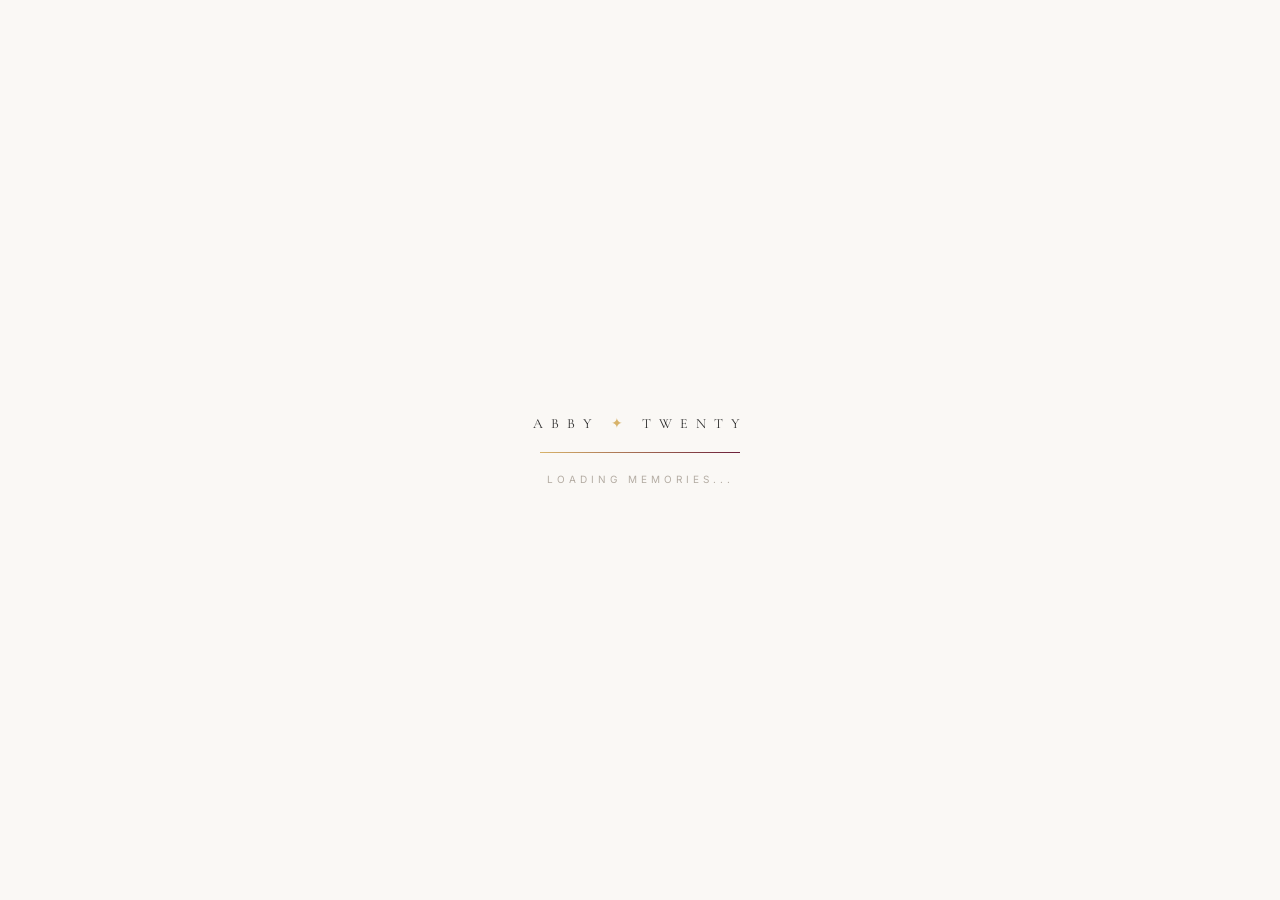
<file: index.html>
<!DOCTYPE html>
<html lang="en">
<head>
  <meta charset="UTF-8" />
  <meta name="viewport" content="width=device-width, initial-scale=1.0" />
  <title>Twenty in Paradise — Abby's 20th</title>
  <link rel="icon" href="assets/favicon.svg" type="image/svg+xml" />
  <meta name="theme-color" content="#6B1F3A" />
  <meta property="og:title" content="Twenty in Paradise — Abby's 20th 🌴" />
  <meta property="og:description" content="You're invited to celebrate Abby's 20th birthday in Watamu & Malindi, July–August 2026. Open to find out more." />
  <meta property="og:image" content="https://raw.githubusercontent.com/abigaelp8000-source/20th/feature/full-website-build/intro/image%201.jpeg" />
  <meta property="og:type" content="website" />
  <link rel="preconnect" href="https://fonts.googleapis.com" />
  <link rel="preconnect" href="https://fonts.gstatic.com" crossorigin />
  <link href="https://fonts.googleapis.com/css2?family=Cormorant+Garamond:ital,wght@0,300;0,400;0,600;1,300;1,400&family=Allura&family=Inter:wght@300;400;500&display=swap" rel="stylesheet" />
  <link rel="stylesheet" href="css/style.css" />
  <style>
    /* ── ANIMATED OPENER ── */
    #screen-slideshow {
      position: fixed; inset: 0;
      background: #6B1F3A;
      background: linear-gradient(135deg, #6B1F3A 0%, #3D0F21 50%, #1a0810 100%);
      z-index: 90; display: none;
      align-items: center; justify-content: center;
      overflow: hidden;
    }
    .opener-float {
      position: absolute; font-size: 120px; opacity: 0.06;
      animation: floatUp 6s ease-in-out infinite;
      user-select: none; pointer-events: none;
    }
    .opener-float:nth-child(1) { left: 5%;  top: 60%; animation-delay: 0s; }
    .opener-float:nth-child(2) { left: 80%; top: 70%; animation-delay: 1.5s; font-size: 80px; }
    .opener-float:nth-child(3) { left: 50%; top: 75%; animation-delay: 0.8s; font-size: 90px; }
    @keyframes floatUp {
      0%, 100% { transform: translateY(0) rotate(-5deg); }
      50%       { transform: translateY(-30px) rotate(5deg); }
    }
    #opener-text {
      text-align: center; position: relative; z-index: 2;
      opacity: 0; transform: translateY(20px);
      transition: opacity 1s ease, transform 1s ease;
    }
    #opener-text.visible { opacity: 1; transform: translateY(0); }
    .opener-eyebrow {
      font-family: "Inter", sans-serif; font-size: 10px;
      letter-spacing: 6px; color: rgba(216,179,106,0.9);
      text-transform: uppercase; margin-bottom: 20px;
    }
    .opener-title {
      font-family: "Cormorant Garamond", serif;
      font-size: clamp(48px, 12vw, 90px); font-weight: 300;
      color: #FAF8F5; line-height: 1.05; margin-bottom: 12px;
    }
    .opener-script {
      font-family: "Allura", cursive; font-size: clamp(28px, 6vw, 44px);
      color: rgba(216,179,106,0.85);
    }
    .opener-bar {
      width: 48px; height: 1px; background: rgba(216,179,106,0.6);
      margin: 20px auto;
    }
    .opener-sub {
      font-family: "Inter", sans-serif; font-size: 11px;
      letter-spacing: 4px; color: rgba(250,248,245,0.5);
      text-transform: uppercase;
    }

    /* ── ENVELOPE ── */
    .env-scene {
      display: flex; flex-direction: column;
      align-items: center; gap: 0;
      width: min(460px, 92vw);
    }
    .env-box {
      width: 100%;
      position: relative;
      background: var(--burgundy);
      border: 1px solid rgba(107,31,58,0.5);
    }
    .env-ratio { padding-top: 62%; }

    /* Fold sides — actual divs so we can animate them */
    .env-fold-l {
      position: absolute; top: 0; left: 0; bottom: 0; width: 52%;
      pointer-events: none; overflow: hidden;
    }
    .env-fold-l .fold-shape {
      width: 100%; height: 100%;
      background: rgba(255,255,255,0.1);
      clip-path: polygon(0 0, 100% 50%, 0 100%);
      transition: transform 0.5s ease 0.35s;
    }
    .env-box.opening .env-fold-l .fold-shape { transform: translateX(-110%); }

    .env-fold-r {
      position: absolute; top: 0; right: 0; bottom: 0; width: 52%;
      pointer-events: none; overflow: hidden;
    }
    .env-fold-r .fold-shape {
      width: 100%; height: 100%;
      background: rgba(255,255,255,0.07);
      clip-path: polygon(100% 0, 0 50%, 100% 100%);
      transition: transform 0.5s ease 0.35s;
    }
    .env-box.opening .env-fold-r .fold-shape { transform: translateX(110%); }

    .env-fold-b {
      position: absolute; bottom: 0; left: 0; right: 0; height: 58%;
      pointer-events: none; overflow: hidden;
    }
    .env-fold-b .fold-shape {
      width: 100%; height: 100%;
      background: rgba(255,255,255,0.08);
      clip-path: polygon(0 100%, 50% 36%, 100% 100%);
      transition: transform 0.5s ease 0.5s;
    }
    .env-box.opening .env-fold-b .fold-shape { transform: translateY(110%); }

    /* Flap — top */
    .env-flap-wrap {
      position: absolute; top: 0; left: -1px; right: -1px;
      height: 55%; z-index: 4;
      transform-origin: top center;
      transition: transform 0.85s cubic-bezier(0.4, 0, 0.2, 1);
      transform-style: preserve-3d;
      overflow: hidden;
    }
    .env-flap-front {
      position: absolute; inset: 0;
      background: #8B2A4E;
      clip-path: polygon(0 0, 100% 0, 50% 68%);
      backface-visibility: hidden;
    }
    .env-flap-back {
      position: absolute; inset: 0;
      background: #7A2344;
      clip-path: polygon(0 0, 100% 0, 50% 68%);
      backface-visibility: hidden;
      transform: rotateX(180deg);
    }
    .env-box.opening .env-flap-wrap {
      transform: rotateX(-175deg);
    }

    /* Wax seal — ivory */
    .wax-seal {
      position: absolute;
      top: 50%; left: 50%;
      transform: translate(-50%, -50%);
      width: 72px; height: 72px;
      border-radius: 50%;
      background: #FAF8F5;
      color: var(--burgundy);
      font-size: 26px;
      display: flex; align-items: center; justify-content: center;
      cursor: pointer; border: 2px solid rgba(107,31,58,0.25); z-index: 10;
      box-shadow: 0 4px 20px rgba(0,0,0,0.25);
      transition: transform 0.4s cubic-bezier(0.34,1.56,0.64,1), opacity 0.4s;
    }
    .wax-seal:hover { transform: translate(-50%, -50%) scale(1.08); }
    .env-box.opening .wax-seal {
      transform: translate(-50%, -50%) scale(0) rotate(180deg);
      opacity: 0; pointer-events: none;
    }
    .seal-hint {
      font-size: 9px; letter-spacing: 4px;
      color: var(--stone); text-transform: uppercase;
      text-align: center; margin-top: 14px;
      animation: breathe 2.2s ease-in-out infinite;
    }

    /* ── INVITATION LETTER (after envelope opens) ── */
    .env-letter {
      width: min(460px, 92vw);
      background: var(--ivory);
      border: 1px solid rgba(216,179,106,0.35);
      padding: 48px 40px;
      text-align: center;
      opacity: 0;
      transform: translateY(20px);
      transition: opacity 0.7s ease, transform 0.7s ease;
      display: none;
    }
    .env-letter.visible {
      opacity: 1; transform: translateY(0);
    }
    @media (max-width: 480px) {
      .env-letter { padding: 32px 22px; }
    }

    /* ── CONFIRMED SCREEN ── */
    .conf-details {
      border-top: 1px solid var(--sand);
      border-bottom: 1px solid var(--sand);
      padding: 20px 0; margin: 24px 0 32px;
      display: flex; flex-direction: column; gap: 12px;
      text-align: left;
    }
    .conf-detail-row {
      display: flex; justify-content: space-between; align-items: baseline; gap: 12px;
    }
    .conf-detail-label {
      font-size: 10px; letter-spacing: 3px; color: var(--stone);
      text-transform: uppercase; flex-shrink: 0;
    }
    .conf-detail-val {
      font-family: var(--font-serif); font-size: 15px; color: var(--charcoal);
      text-align: right;
    }
  </style>
</head>
<body class="index-body">

  <!-- MUSIC BTN — top corner only -->

  <!-- SCREEN 1: LOADING -->
  <div id="screen-loading" style="position:fixed;inset:0;display:flex;align-items:center;justify-content:center;background:#FAF8F5;z-index:100;">
    <div class="loading-inner">
      <div class="loading-logo">Abby <span class="gold">✦</span> Twenty</div>
      <div class="loading-bar-track"><div class="loading-bar-fill"></div></div>
      <div class="loading-text">Loading memories...</div>
    </div>
  </div>

  <!-- SCREEN 2: ANIMATED OPENER -->
  <div id="screen-slideshow">
    <div class="opener-float">🌴</div>
    <div class="opener-float">🌊</div>
    <div class="opener-float">🌴</div>
    <div id="opener-text">
      <p class="opener-eyebrow">Chapter 20</p>
      <h1 class="opener-title">Twenty in<br>Paradise</h1>
      <div class="opener-bar"></div>
      <p class="opener-script">an unforgettable birthday</p>
      <p class="opener-sub" style="margin-top:16px">Watamu &amp; Malindi · 2026</p>
    </div>
  </div>

  <!-- SCREEN 3: TITLE / HERO -->
  <div id="screen-title" style="position:fixed;inset:0;display:none;align-items:center;justify-content:center;background:#FAF8F5;z-index:80;overflow:hidden;">
    <div class="palm-bg" aria-hidden="true">🌴</div>
    <div class="title-inner">
      <p class="t-chapter fade-up delay-1">Chapter 20</p>
      <h1 class="t-main fade-up delay-2">Twenty in<br>Paradise</h1>
      <p class="t-script fade-up delay-3">an unforgettable birthday experience</p>
      <div class="gold-bar fade-up delay-4"></div>
      <p class="t-date fade-up delay-5">July – August 2026 &nbsp;·&nbsp; Watamu &amp; Malindi</p>
      <div class="countdown fade-up delay-6">
        <div class="count-unit"><div class="count-num" id="cd-days">--</div><div class="count-lbl">Days</div></div>
        <div class="count-sep">:</div>
        <div class="count-unit"><div class="count-num" id="cd-hrs">--</div><div class="count-lbl">Hours</div></div>
        <div class="count-sep">:</div>
        <div class="count-unit"><div class="count-num" id="cd-mins">--</div><div class="count-lbl">Minutes</div></div>
        <div class="count-sep">:</div>
        <div class="count-unit"><div class="count-num" id="cd-secs">--</div><div class="count-lbl">Seconds</div></div>
      </div>
      <button class="begin-btn fade-up delay-7" onclick="showEnvelope()">✦ &nbsp;Begin the Experience</button>
    </div>
    <svg class="wave-bottom" viewBox="0 0 1440 80" preserveAspectRatio="none">
      <path d="M0,40 C360,80 1080,0 1440,40 L1440,80 L0,80 Z" fill="#EDE4D7" opacity="0.4"/>
    </svg>
  </div>

  <!-- SCREEN 4: ENVELOPE / INVITATION -->
  <div id="screen-invitation" style="position:fixed;inset:0;display:none;align-items:center;justify-content:center;background:rgba(47,47,47,0.78);z-index:110;padding:20px;backdrop-filter:blur(8px);overflow-y:auto;">
    <div id="inv-content" style="display:flex;flex-direction:column;align-items:center;width:100%;padding:20px 0">

      <!-- SEALED ENVELOPE -->
      <div class="env-scene" id="env-scene">
        <div class="env-box" id="env-box">
          <div class="env-ratio"></div>
          <div class="env-fold-l"><div class="fold-shape"></div></div>
          <div class="env-fold-r"><div class="fold-shape"></div></div>
          <div class="env-fold-b"><div class="fold-shape"></div></div>
          <div class="env-flap-wrap" id="env-flap">
            <div class="env-flap-front"></div>
            <div class="env-flap-back"></div>
          </div>
          <button class="wax-seal" id="wax-seal" onclick="openEnvelope()">✦</button>
        </div>
        <p class="seal-hint" id="seal-hint">tap the seal to open</p>
      </div>

      <!-- LETTER (shown after envelope opens) -->
      <div class="env-letter" id="env-letter">
        <div class="env-top-ornament">✦ &nbsp;&nbsp; ✦ &nbsp;&nbsp; ✦</div>
        <p class="env-greeting">Hey Beautiful,</p>
        <div class="env-body">
          <p>I'd absolutely love for you to celebrate my 20th birthday with me.</p>
          <p>This isn't just another birthday.</p>
          <p class="env-list">It's <em>sunsets.</em><br><em>Beach days.</em><br><em>Late-night conversations.</em><br><em>New adventures.</em><br><em>Amazing people.</em></p>
          <p>And memories we'll be talking about for years.</p>
          <p>I hope you'll join me.</p>
        </div>
        <div class="env-sig">Love, Abby ❤️</div>
        <div class="env-divider"></div>
        <div class="env-actions">
          <input id="guest-name-input" type="text" placeholder="Your name..." style="display:block;width:100%;max-width:280px;margin:0 auto 16px;padding:12px 16px;border:1px solid #EDE4D7;background:#FAF8F5;font-family:'Cormorant Garamond',serif;font-size:17px;font-weight:300;color:#2C2C2C;text-align:center;outline:none" />
          <button class="btn-yes" onclick="confirmRSVP()">✨ &nbsp;I'm Coming</button>
          <button class="btn-no" onclick="declineRSVP()">❤️ &nbsp;I Can't Make It</button>
        </div>
      </div>

    </div>
  </div>

  <!-- SCREEN 5: CONFIRMED / CHECKED IN -->
  <div id="screen-confirmed" style="position:fixed;inset:0;display:none;align-items:center;justify-content:center;flex-direction:column;background:#FAF8F5;z-index:80;padding:24px;">
    <div class="palm-bg" aria-hidden="true">🌴</div>
    <div class="confirmed-inner" style="max-width:420px;width:100%;text-align:center">
      <p style="font-size:10px;letter-spacing:5px;color:var(--gold);text-transform:uppercase;margin-bottom:16px">You're officially checked in</p>
      <h2 class="conf-title">Paradise is<br>waiting...</h2>
      <p class="conf-sub" style="margin-bottom:0">your trip details</p>
      <div class="conf-details">
        <div class="conf-detail-row">
          <span class="conf-detail-label">🌴 Destination</span>
          <span class="conf-detail-val">Watamu</span>
        </div>
        <div class="conf-detail-row">
          <span class="conf-detail-label">🏡 Extension</span>
          <span class="conf-detail-val">Malindi</span>
        </div>
        <div class="conf-detail-row">
          <span class="conf-detail-label">📅 Watamu</span>
          <span class="conf-detail-val">22nd / 23rd July – 1st August</span>
        </div>
        <div class="conf-detail-row">
          <span class="conf-detail-label">📅 Malindi</span>
          <span class="conf-detail-val">1st August – 9th August</span>
        </div>
      </div>
      <a href="welcome.html" class="conf-btn">🌴 &nbsp;Enter Paradise</a>
    </div>
    <div id="confetti-container"></div>
  </div>

  <!-- Hidden Netlify form declarations — required for Netlify to detect at deploy time -->
  <form name="rsvp" netlify netlify-honeypot="bot-field" hidden>
    <input type="text" name="guest-name" />
    <input type="text" name="rsvp" />
  </form>
  <form name="guestbook" netlify netlify-honeypot="bot-field" hidden>
    <input type="text" name="guest-name" />
    <textarea name="message"></textarea>
  </form>
  <form name="playlist" netlify netlify-honeypot="bot-field" hidden>
    <input type="text" name="guest-name" />
    <input type="text" name="song" />
    <input type="text" name="artist" />
    <input type="text" name="why" />
  </form>
  <form name="trip-details" netlify netlify-honeypot="bot-field" hidden>
    <input type="text" name="guest-name" />
    <input type="text" name="duration" />
    <input type="text" name="transport" />
    <input type="text" name="malindi" />
    <input type="text" name="watamu-activities" />
    <input type="text" name="malindi-activities" />
  </form>

  <script src="js/state.js"></script>
  <script src="js/main.js"></script>
</body>
</html>
</file>
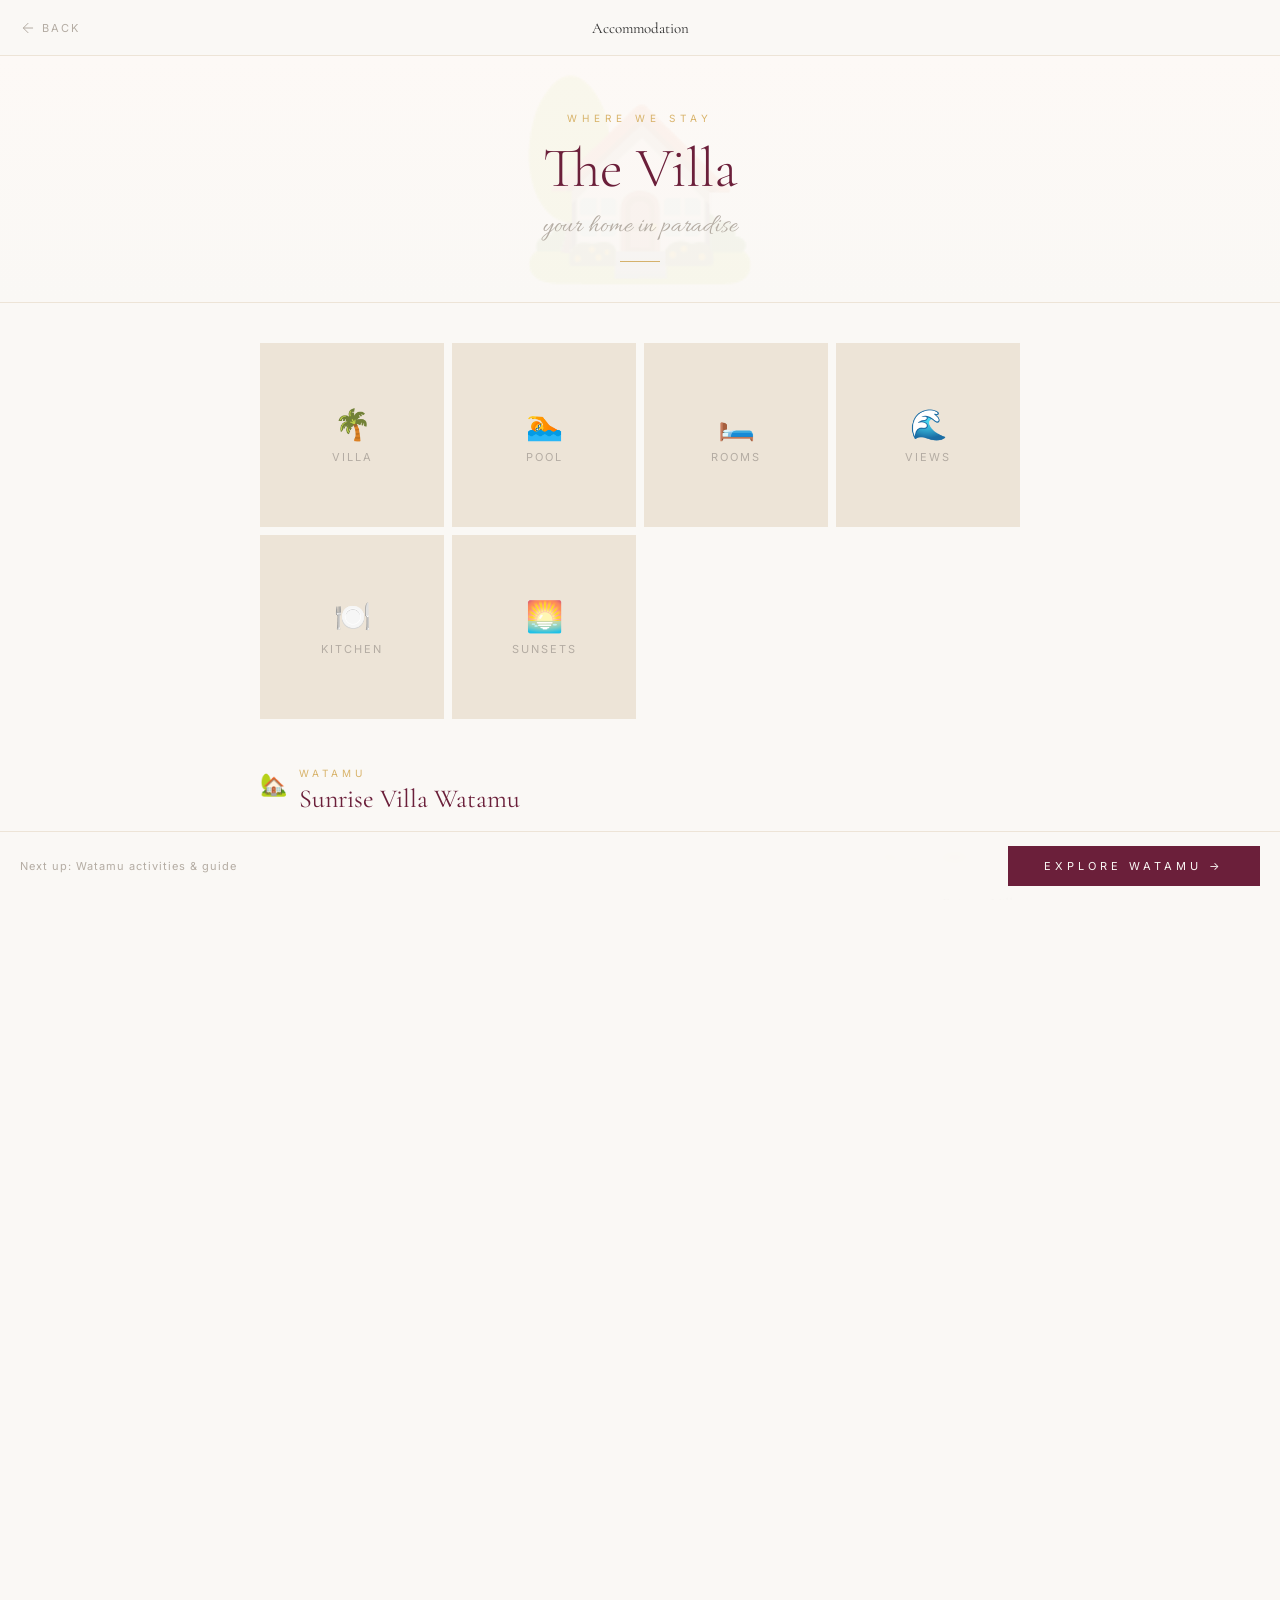
<file: accommodation.html>
<!DOCTYPE html>
<html lang="en">
<head>
  <meta charset="UTF-8" />
  <meta name="viewport" content="width=device-width, initial-scale=1.0" />
  <title>Accommodation — Twenty in Paradise</title>
  <link rel="icon" href="assets/favicon.svg" type="image/svg+xml" />
  <meta name="theme-color" content="#6B1F3A" />
  <meta property="og:title" content="Twenty in Paradise — Abby's 20th 🌴" />
  <meta property="og:description" content="You're invited to celebrate Abby's 20th birthday in Watamu and Malindi, July–August 2026." />
  <meta property="og:image" content="https://raw.githubusercontent.com/abigaelp8000-source/20th/feature/full-website-build/intro/image%201.jpeg" />
  <meta property="og:type" content="website" />
  <link rel="preconnect" href="https://fonts.googleapis.com" />
  <link href="https://fonts.googleapis.com/css2?family=Cormorant+Garamond:ital,wght@0,300;0,400;0,600;1,300;1,400&family=Allura&family=Inter:wght@300;400;500&display=swap" rel="stylesheet" />
  <link rel="stylesheet" href="css/style.css" />
  <link rel="stylesheet" href="css/pages.css" />
</head>
<body class="page-body">

  <nav class="page-nav">
    <a href="dashboard.html" class="nav-back">
      <svg viewBox="0 0 24 24" fill="none" stroke="currentColor" stroke-width="1.5" stroke-linecap="round"><path d="M19 12H5M12 5l-7 7 7 7"/></svg>
      Back
    </a>
    <span class="nav-title">Accommodation</span>
    <span class="nav-right"></span>
  </nav>

  <div class="page-hero">
    <div class="page-hero-palm">🏡</div>
    <p class="page-eyebrow">Where We Stay</p>
    <h1 class="page-title">The Villa</h1>
    <p class="page-script">your home in paradise</p>
    <div class="page-gold-bar"></div>
  </div>

  <div class="page-content">

    <!-- Gallery -->
    <div class="section-block">
      <div class="gallery-grid" id="villa-gallery">
        <div class="gallery-ph">🌴<span>Loading…</span></div>
      </div>
    </div>

    <!-- Details -->
    <div class="section-block">
      <div class="section-header">
        <span class="section-icon">🏡</span>
        <div>
          <div class="section-label">Watamu</div>
          <div class="section-heading">Sunrise Villa Watamu</div>
        </div>
      </div>
      <div class="info-list">
        <div class="info-row"><span class="ir-label">Location</span><span class="ir-value">Watamu, Kilifi County</span></div>
        <div class="info-row"><span class="ir-label">Type</span><span class="ir-value">Private Villa</span></div>
        <div class="info-row"><span class="ir-label">Arrangement</span><span class="ir-value">Shared rooms (2 per room)</span></div>
        <div class="info-row"><span class="ir-label">Price</span><span class="ir-value" style="color:var(--burgundy);font-size:22px">KSh 3,500 <span style="font-size:14px;color:var(--stone)">/room/night</span></span></div>
        <div class="info-row"><span class="ir-label">Catering</span><span class="ir-value">Self-catering (full kitchen)</span></div>
        <div class="info-row"><span class="ir-label">Laundry</span><span class="ir-value">Charged · usually KSh 500–1,000</span></div>
        <div class="info-row"><span class="ir-label">Check-in</span><span class="ir-value">22nd or 23rd July 2026</span></div>
        <div class="info-row"><span class="ir-label">Check-out</span><span class="ir-value">1st August 2026</span></div>
      </div>
    </div>

    <!-- Pricing note -->
    <div class="note-box">
      ⚠️ <strong>Please note:</strong> The price of KSh 3,500 per room per night was confirmed a few weeks ago. As we're travelling during high season, please reconfirm the current rate closer to the trip date as pricing may be subject to change.
    </div>

    <!-- Amenities -->
    <div class="section-block">
      <div class="section-header">
        <span class="section-icon">✨</span>
        <div>
          <div class="section-label">What's Included</div>
          <div class="section-heading">Amenities</div>
        </div>
      </div>
      <div style="display:flex;flex-wrap:wrap;gap:8px;margin-top:8px">
        <span class="detail-chip">🏊 Swimming Pool</span>
        <span class="detail-chip">🍳 Full Kitchen</span>
        <span class="detail-chip">🛁 Bathrooms</span>
        <span class="detail-chip">📶 WiFi</span>
        <span class="detail-chip">🌀 Fans / AC</span>
        <span class="detail-chip">🧺 Laundry</span>
        <span class="detail-chip">🅿️ Parking</span>
        <span class="detail-chip">🌴 Garden / Outdoor Area</span>
        <span class="detail-chip">🔒 Secure</span>
      </div>
    </div>

    <!-- Food note -->
    <div class="section-block">
      <div class="section-header">
        <span class="section-icon">🍳</span>
        <div>
          <div class="section-label">Food</div>
          <div class="section-heading">Cooking & Eating Out</div>
        </div>
      </div>
      <p style="font-family:var(--font-serif);font-size:17px;font-weight:300;line-height:1.85;color:var(--charcoal)">
        The villa has a full kitchen — we'll cook most days using fresh produce from Watamu market. We can also order food in or eat out for special occasions and nights out. Budget around <strong>KSh 500–1,000/day</strong> for groceries.
      </p>
    </div>

    <!-- Location map -->
    <div class="section-block">
      <div class="section-header">
        <span class="section-icon">📍</span>
        <div>
          <div class="section-label">Location</div>
          <div class="section-heading">Find the Villa</div>
        </div>
      </div>
      <a href="https://maps.app.goo.gl/ZxGi211GV186mU2D7?g_st=ic" target="_blank" class="map-link-btn">📍 Open in Google Maps</a>
      <p style="font-size:12px;color:var(--stone);margin-top:12px">Sunrise Villa · Jacaranda Road, Watamu</p>
    </div>

  </div>

  <div class="cta-bar">
    <span class="cta-hint">Next up: Watamu activities & guide</span>
    <a href="watamu.html" class="cta-btn">Explore Watamu →</a>
  </div>

  <script src="js/state.js"></script>
  <script>
    const VILLA_API = 'https://api.github.com/repos/abigaelp8000-source/20th/contents/villa?ref=main';
    const FALLBACKS = ['🌴','🏊','🛏️','🌊','🍽️','🌅'];
    const FALLBACK_LABELS = ['Villa','Pool','Rooms','Views','Kitchen','Sunsets'];

    function loadVillaPhotos() {
      const grid = document.getElementById('villa-gallery');
      fetch(VILLA_API)
        .then(r => r.json())
        .then(files => {
          const imgs = files.filter(f => /\.(jpe?g|png|webp)$/i.test(f.name));
          if (!imgs.length) throw new Error('no images');
          grid.innerHTML = '';
          imgs.forEach(f => {
            const img = document.createElement('img');
            img.src = f.download_url;
            img.alt = 'Villa photo';
            img.className = 'gallery-img';
            img.style = 'width:100%;height:160px;object-fit:cover;border-radius:8px;display:block';
            grid.appendChild(img);
          });
        })
        .catch(() => {
          grid.innerHTML = FALLBACKS.map((e,i) =>
            `<div class="gallery-ph">${e}<span>${FALLBACK_LABELS[i]}</span></div>`
          ).join('');
        });
    }

    loadVillaPhotos();
  </script>
</body>
</html>
</file>
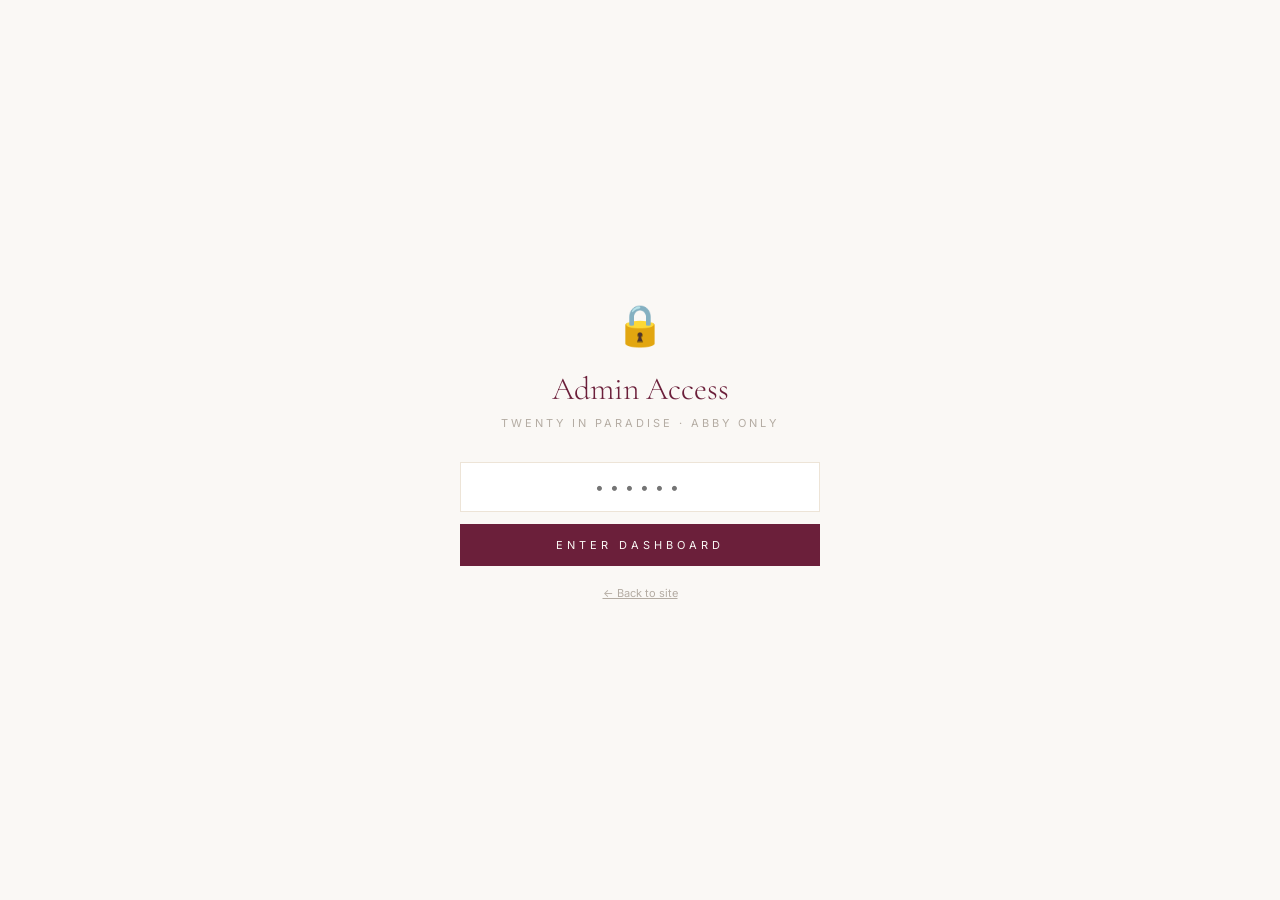
<file: admin.html>
<!DOCTYPE html>
<html lang="en">
<head>
  <meta charset="UTF-8" />
  <meta name="viewport" content="width=device-width, initial-scale=1.0" />
  <title>Admin — Twenty in Paradise</title>
  <link rel="preconnect" href="https://fonts.googleapis.com" />
  <link href="https://fonts.googleapis.com/css2?family=Cormorant+Garamond:ital,wght@0,300;0,400;0,600;1,300;1,400&family=Allura&family=Inter:wght@300;400;500&display=swap" rel="stylesheet" />
  <link rel="stylesheet" href="css/style.css" />
  <link rel="stylesheet" href="css/pages.css" />
  <style>
    .lock-screen {
      position: fixed; inset: 0;
      background: var(--ivory);
      display: flex; align-items: center; justify-content: center;
      z-index: 500; padding: 24px;
    }
    .lock-card {
      max-width: 360px; width: 100%;
      text-align: center;
      animation: slideUpAnim 0.6s cubic-bezier(0.22,1,0.36,1);
    }
    @keyframes slideUpAnim { from{opacity:0;transform:translateY(24px)} to{opacity:1;transform:translateY(0)} }
    .lock-ornament { font-size:40px; margin-bottom:20px; }
    .lock-title {
      font-family: var(--font-serif); font-size:32px;
      font-weight:300; color:var(--burgundy); margin-bottom:8px;
    }
    .lock-sub { font-size:11px;letter-spacing:3px;text-transform:uppercase;color:var(--stone);margin-bottom:32px; }
    .lock-input {
      width:100%; padding:14px 16px; border:1px solid var(--sand);
      background:#fff; font-family:var(--font-sans); font-size:16px;
      text-align:center; letter-spacing:6px; color:var(--charcoal);
      outline:none; margin-bottom:12px;
    }
    .lock-input:focus { border-color:var(--gold); }
    .lock-btn {
      width:100%; padding:14px;
      background:var(--burgundy); color:var(--ivory);
      border:none; cursor:pointer;
      font-family:var(--font-sans); font-size:11px;
      letter-spacing:4px; text-transform:uppercase; transition:background 0.3s;
    }
    .lock-btn:hover { background:var(--burgundy-l); }
    .lock-error { font-size:12px;color:#c0392b;margin-top:10px;display:none; }
    .stat-grid {
      display:grid;grid-template-columns:repeat(auto-fill,minmax(160px,1fr));
      gap:12px; margin-bottom:32px;
    }
    .stat-card {
      background:#fff; border:1px solid var(--sand);
      padding:24px 16px; text-align:center;
    }
    .stat-num { font-family:var(--font-serif);font-size:40px;font-weight:300;color:var(--burgundy); }
    .stat-lbl { font-size:10px;letter-spacing:2px;text-transform:uppercase;color:var(--stone);margin-top:4px; }
    .export-btn {
      padding:10px 24px; border:1px solid var(--sand);
      background:#fff; font-family:var(--font-sans); font-size:10px;
      letter-spacing:2px; text-transform:uppercase; cursor:pointer;
      color:var(--charcoal); transition:border-color 0.2s;
    }
    .export-btn:hover { border-color:var(--gold); }
  </style>
</head>
<body class="page-body">

  <!-- LOCK SCREEN -->
  <div class="lock-screen" id="lock-screen">
    <div class="lock-card">
      <div class="lock-ornament">🔒</div>
      <h1 class="lock-title">Admin Access</h1>
      <p class="lock-sub">Twenty in Paradise · Abby Only</p>
      <input type="password" class="lock-input" id="pw-input" placeholder="••••••" maxlength="20"
        onkeydown="if(event.key==='Enter')checkPw()" />
      <button class="lock-btn" onclick="checkPw()">Enter Dashboard</button>
      <p class="lock-error" id="pw-error">Incorrect password. Try again.</p>
      <p style="font-size:11px;color:var(--stone);margin-top:20px">
        <a href="dashboard.html" style="color:var(--stone)">← Back to site</a>
      </p>
    </div>
  </div>

  <!-- ADMIN CONTENT -->
  <div id="admin-content" style="display:none">

    <nav class="page-nav">
      <a href="dashboard.html" class="nav-back">
        <svg viewBox="0 0 24 24" fill="none" stroke="currentColor" stroke-width="1.5" stroke-linecap="round"><path d="M19 12H5M12 5l-7 7 7 7"/></svg>
        Back to Site
      </a>
      <span class="nav-title">Admin Dashboard</span>
      <button class="export-btn" onclick="exportData()" style="font-size:10px">Export JSON</button>
    </nav>

    <div class="page-hero">
      <div class="page-hero-palm">👑</div>
      <p class="page-eyebrow">Admin Only</p>
      <h1 class="page-title">Hey Abby 👑</h1>
      <p class="page-script">here's everything</p>
      <div class="page-gold-bar"></div>
    </div>

    <div class="page-content wide">

      <!-- STATS -->
      <div class="section-block">
        <div class="section-header">
          <span class="section-icon">📊</span>
          <div><div class="section-label">Overview</div><div class="section-heading">At a Glance</div></div>
        </div>
        <div class="stat-grid" id="stats-grid"></div>
      </div>

      <!-- NOTE ABOUT CROSS-DEVICE -->
      <div class="note-box" style="margin-bottom:32px">
        ℹ️ <strong>Note:</strong> This dashboard shows data saved on <em>this device</em>. Since the site uses browser localStorage, each guest's data lives on their own device. For full cross-device RSVP tracking, connect a backend (Supabase, Firebase, or Formspree) — ask your developer to wire it up before the invites go out.
      </div>

      <!-- GUESTBOOK -->
      <div class="section-block">
        <div class="section-header">
          <span class="section-icon">💌</span>
          <div><div class="section-label">Messages</div><div class="section-heading">Guestbook Entries</div></div>
        </div>
        <div class="admin-section">
          <div class="admin-section-header">Guestbook</div>
          <table class="admin-table">
            <thead><tr><th>Name</th><th>Message</th><th>Date</th></tr></thead>
            <tbody id="admin-guestbook"></tbody>
          </table>
        </div>
      </div>

      <!-- PLAYLIST -->
      <div class="section-block">
        <div class="section-header">
          <span class="section-icon">🎵</span>
          <div><div class="section-label">Songs</div><div class="section-heading">Playlist Submissions</div></div>
        </div>
        <div class="admin-section">
          <div class="admin-section-header">Playlist</div>
          <table class="admin-table">
            <thead><tr><th>Song</th><th>Artist</th><th>Added by</th><th>Note</th></tr></thead>
            <tbody id="admin-playlist"></tbody>
          </table>
        </div>
      </div>

      <!-- ACTIVITY SUGGESTIONS -->
      <div class="section-block">
        <div class="section-header">
          <span class="section-icon">💡</span>
          <div><div class="section-label">Guest Ideas</div><div class="section-heading">Activity & Restaurant Suggestions</div></div>
        </div>
        <div class="admin-section">
          <div class="admin-section-header">Suggestions</div>
          <table class="admin-table">
            <thead><tr><th>Name</th><th>Destination</th><th>Notes</th></tr></thead>
            <tbody id="admin-suggestions"></tbody>
          </table>
        </div>
      </div>

      <!-- TRIP STATE -->
      <div class="section-block">
        <div class="section-header">
          <span class="section-icon">🗺️</span>
          <div><div class="section-label">This Device</div><div class="section-heading">Trip Selections</div></div>
        </div>
        <div class="admin-section">
          <div class="admin-section-header">Planning State</div>
          <table class="admin-table" id="admin-state-table"></table>
        </div>
      </div>

    </div>
  </div>

  <script src="js/state.js"></script>
  <script>
    const ADMIN_PW = 'abby2026';

    function checkPw() {
      const val = document.getElementById('pw-input').value;
      if (val === ADMIN_PW) {
        document.getElementById('lock-screen').style.display = 'none';
        document.getElementById('admin-content').style.display = 'block';
        renderAdmin();
      } else {
        document.getElementById('pw-error').style.display = 'block';
        document.getElementById('pw-input').value = '';
      }
    }

    function empty(tbody, msg) {
      const tr = document.createElement('tr');
      tr.innerHTML = `<td colspan="10" style="color:var(--stone);text-align:center;padding:20px;font-style:italic">${msg}</td>`;
      tbody.appendChild(tr);
    }

    function renderAdmin() {
      const s = getState();

      // Stats
      const stats = [
        { num: (s.playlist||[]).length,               lbl: 'Songs Added' },
        { num: (s.guestbook||[]).length,              lbl: 'Guestbook Entries' },
        { num: (s.watamu_activities||[]).length,      lbl: 'Watamu Activities' },
        { num: (s.malindi_activities||[]).length,     lbl: 'Malindi Activities' },
        { num: (s.activity_suggestions||[]).length + (s.restaurant_suggestions||[]).length, lbl: 'Suggestions' },
        { num: (s.packing||[]).length,                lbl: 'Items Packed' },
      ];
      const sg = document.getElementById('stats-grid');
      stats.forEach(st => {
        const div = document.createElement('div');
        div.className = 'stat-card';
        div.innerHTML = `<div class="stat-num">${st.num}</div><div class="stat-lbl">${st.lbl}</div>`;
        sg.appendChild(div);
      });

      // Guestbook
      const gb = document.getElementById('admin-guestbook');
      const entries = s.guestbook || [];
      if (!entries.length) { empty(gb, 'No guestbook entries yet'); }
      else entries.forEach(e => {
        const d = new Date(e.date).toLocaleDateString('en-GB');
        const tr = document.createElement('tr');
        tr.innerHTML = `<td><strong>${e.name}</strong></td><td style="max-width:400px">${e.message}</td><td>${d}</td>`;
        gb.appendChild(tr);
      });

      // Playlist
      const pl = document.getElementById('admin-playlist');
      const songs = s.playlist || [];
      if (!songs.length) { empty(pl, 'No songs added yet'); }
      else songs.forEach(e => {
        const tr = document.createElement('tr');
        tr.innerHTML = `<td><strong>${e.song}</strong></td><td>${e.artist}</td><td>${e.name || '—'}</td><td style="font-style:italic;color:var(--stone)">${e.why || '—'}</td>`;
        pl.appendChild(tr);
      });

      // Suggestions
      const sugg = document.getElementById('admin-suggestions');
      const allSugg = [...(s.activity_suggestions||[]).map(x=>({...x,type:'Activity'})), ...(s.restaurant_suggestions||[]).map(x=>({...x,type:'Restaurant'}))];
      if (!allSugg.length) { empty(sugg, 'No suggestions yet'); }
      else allSugg.forEach(e => {
        const tr = document.createElement('tr');
        tr.innerHTML = `<td><strong>${e.name}</strong> <span style="font-size:10px;color:var(--stone)">(${e.type})</span></td><td>${e.destination}</td><td>${e.notes||'—'}</td>`;
        sugg.appendChild(tr);
      });

      // State table
      const tbl = document.getElementById('admin-state-table');
      const rows = [
        ['RSVP', s.rsvp || '—'],
        ['Duration', s.duration || '—'],
        ['Transport', s.transport || '—'],
        ['Malindi', s.malindi == null ? '—' : s.malindi ? 'Yes' : 'No'],
        ['Ramore', s.ramore == null ? '—' : s.ramore ? 'Yes' : 'No'],
        ['Watamu Activities', (s.watamu_activities||[]).join(', ') || 'None'],
        ['Malindi Activities', (s.malindi_activities||[]).join(', ') || 'None'],
        ['Packing Items', (s.packing||[]).length + ' checked'],
      ];
      rows.forEach(([k,v]) => {
        const tr = document.createElement('tr');
        tr.innerHTML = `<td style="color:var(--stone);font-size:11px;letter-spacing:1px;text-transform:uppercase;width:40%">${k}</td><td><strong>${v}</strong></td>`;
        tbl.appendChild(tr);
      });
    }

    function exportData() {
      const data = JSON.stringify(getState(), null, 2);
      const blob = new Blob([data], { type: 'application/json' });
      const url = URL.createObjectURL(blob);
      const a = document.createElement('a');
      a.href = url; a.download = 'paradise-2026-data.json';
      a.click(); URL.revokeObjectURL(url);
    }
  </script>
</body>
</html>
</file>
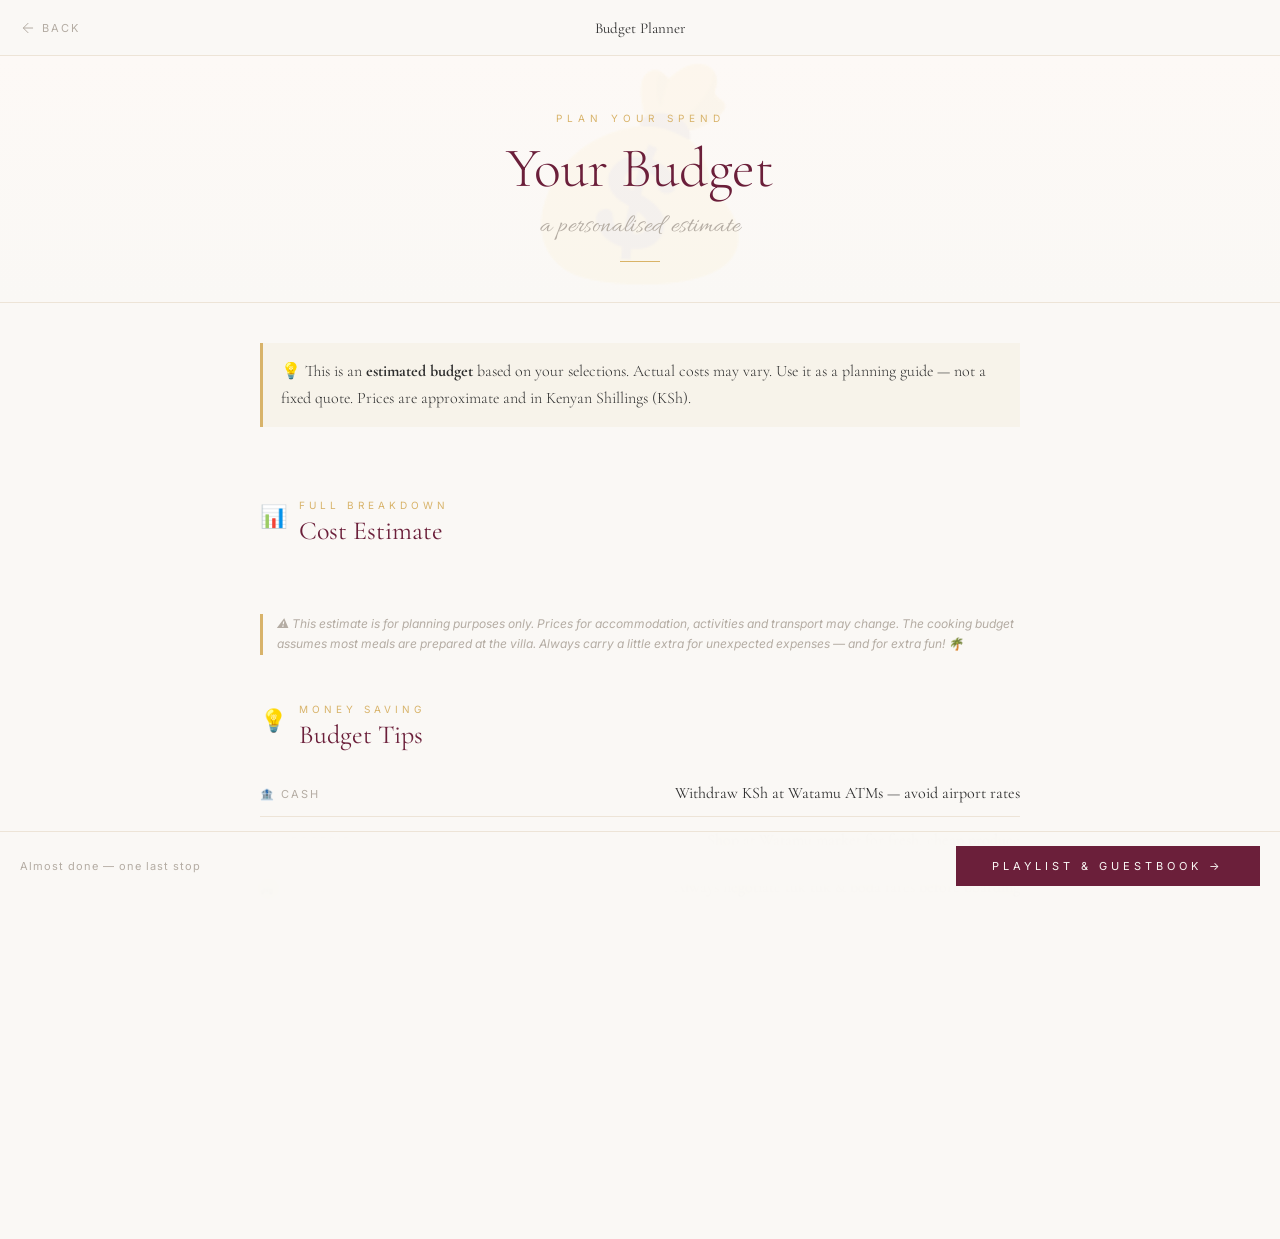
<file: budget.html>
<!DOCTYPE html>
<html lang="en">
<head>
  <meta charset="UTF-8" />
  <meta name="viewport" content="width=device-width, initial-scale=1.0" />
  <title>Budget Planner — Twenty in Paradise</title>
  <link rel="preconnect" href="https://fonts.googleapis.com" />
  <link href="https://fonts.googleapis.com/css2?family=Cormorant+Garamond:ital,wght@0,300;0,400;0,600;1,300;1,400&family=Allura&family=Inter:wght@300;400;500&display=swap" rel="stylesheet" />
  <link rel="stylesheet" href="css/style.css" />
  <link rel="stylesheet" href="css/pages.css" />
</head>
<body class="page-body">

  <nav class="page-nav">
    <a href="dashboard.html" class="nav-back">
      <svg viewBox="0 0 24 24" fill="none" stroke="currentColor" stroke-width="1.5" stroke-linecap="round"><path d="M19 12H5M12 5l-7 7 7 7"/></svg>
      Back
    </a>
    <span class="nav-title">Budget Planner</span>
    <span class="nav-right"></span>
  </nav>

  <div class="page-hero">
    <div class="page-hero-palm">💰</div>
    <p class="page-eyebrow">Plan Your Spend</p>
    <h1 class="page-title">Your Budget</h1>
    <p class="page-script">a personalised estimate</p>
    <div class="page-gold-bar"></div>
  </div>

  <div class="page-content">

    <div class="note-box" style="margin-bottom:32px">
      💡 This is an <strong>estimated budget</strong> based on your selections. Actual costs may vary. Use it as a planning guide — not a fixed quote. Prices are approximate and in Kenyan Shillings (KSh).
    </div>

    <!-- SUMMARY CARDS -->
    <div style="display:grid;grid-template-columns:repeat(auto-fill,minmax(160px,1fr));gap:12px;margin-bottom:40px" id="summary-cards"></div>

    <!-- BREAKDOWN TABLE -->
    <div class="section-block">
      <div class="section-header">
        <span class="section-icon">📊</span>
        <div><div class="section-label">Full Breakdown</div><div class="section-heading">Cost Estimate</div></div>
      </div>
      <table class="budget-table" id="budget-table"></table>
    </div>

    <div class="budget-note" style="margin-bottom:48px">
      ⚠️ This estimate is for planning purposes only. Prices for accommodation, activities and transport may change. The cooking budget assumes most meals are prepared at the villa. Always carry a little extra for unexpected expenses — and for extra fun! 🌴
    </div>

    <!-- TIPS -->
    <div class="section-block">
      <div class="section-header">
        <span class="section-icon">💡</span>
        <div><div class="section-label">Money Saving</div><div class="section-heading">Budget Tips</div></div>
      </div>
      <div class="info-list">
        <div class="info-row"><span class="ir-label">🏦 Cash</span><span class="ir-value">Withdraw KSh at Watamu ATMs — avoid airport rates</span></div>
        <div class="info-row"><span class="ir-label">🛒 Groceries</span><span class="ir-value">Shop at Watamu market for fresh, cheap produce</span></div>
        <div class="info-row"><span class="ir-label">🛺 Transport</span><span class="ir-value">Always negotiate tuk tuk & boda fares before boarding</span></div>
        <div class="info-row"><span class="ir-label">⛵ Dhow</span><span class="ir-value">Book as a group — prices per person drop with larger groups</span></div>
        <div class="info-row"><span class="ir-label">📱 Mpesa</span><span class="ir-value">Useful for local payments — set up before you travel</span></div>
        <div class="info-row"><span class="ir-label">💳 Cards</span><span class="ir-value">Most restaurants & shops in Malindi accept cards</span></div>
      </div>
    </div>

  </div>

  <div class="cta-bar">
    <span class="cta-hint">Almost done — one last stop</span>
    <a href="final.html" class="cta-btn">Playlist & Guestbook →</a>
  </div>

  <script src="js/state.js"></script>
  <script>
    // Activity prices (midpoint estimates)
    const ACTIVITY_PRICES = {
      'sunset-cruise':  3500,
      'sunset-dinner':  5000,
      'star-gazing':    3000,
      'full-day-trip':  7000,
      'park-fee-day':    500,
      'park-fee-eve':   1000,
      'clear-kayak':    2500,
      'paddle-board':   1750,
      'canoe-mida':     1400,
      'horse-riding':   3500,
    };
    const MAL_ACTIVITY_PRICES = {
      'hells-kitchen':   700,
      'mambrui':         500,
      'inside-out':     1500,
      'sardinia-island': 3000,
    };
    const TRANSPORT_COSTS = { bus: 1200, flight: 11500, sgr: 2200 };
    const TRANSPORT_LABELS = { bus: 'Bus (one way estimate)', flight: 'Flight (return estimate)', sgr: 'SGR + transfer (one way)' };
    const NIGHTS = { weekend: 2, week: 7, full: 17 };
    const FOOD_DAILY = 800; // cooking most days

    function fmt(n) { return 'KSh ' + n.toLocaleString(); }

    function buildBudget() {
      const s = getState();
      const dur = s.duration || 'week';
      const tr  = s.transport || 'bus';
      const malindi = s.malindi === true;
      const watActs = s.watamu_activities || [];
      const malActs = s.malindi_activities || [];

      const nights = NIGHTS[dur] || 7;
      const malindiNights = malindi ? (dur === 'full' ? 8 : 0) : 0;
      const waActs = watActs.reduce((sum, id) => sum + (ACTIVITY_PRICES[id] || 0), 0);
      const maActs = malActs.reduce((sum, id) => sum + (MAL_ACTIVITY_PRICES[id] || 0), 0);
      const accom = 3500 * nights;
      const transport = TRANSPORT_COSTS[tr] || 1200;
      const food = FOOD_DAILY * nights;
      const localTransport = 500 * Math.ceil(nights / 2);
      const ramore = s.ramore ? 2500 : 0;
      const total = accom + transport + waActs + maActs + food + localTransport + ramore;

      // Summary cards
      const cards = document.getElementById('summary-cards');
      [
        { icon:'🏡', label:'Accommodation', val: fmt(accom) },
        { icon:'🚆', label:'Transport', val: fmt(transport) },
        { icon:'⛵', label:'Activities', val: fmt(waActs + maActs) },
        { icon:'🍳', label:'Food Est.', val: fmt(food) },
      ].forEach(c => {
        const div = document.createElement('div');
        div.style.cssText = 'background:#fff;border:1px solid var(--sand);padding:20px 16px;text-align:center';
        div.innerHTML = `<div style="font-size:28px;margin-bottom:8px">${c.icon}</div>
          <div style="font-size:10px;letter-spacing:2px;text-transform:uppercase;color:var(--stone);margin-bottom:4px">${c.label}</div>
          <div style="font-family:var(--font-serif);font-size:18px;color:var(--burgundy)">${c.val}</div>`;
        cards.appendChild(div);
      });

      // Table rows
      const rows = [
        ['🏡 Accommodation', `KSh 3,500 × ${nights} nights`, accom],
        ['🚆 ' + TRANSPORT_LABELS[tr], '', transport],
      ];
      if (watActs.length) rows.push(['⛵ Watamu Activities', `${watActs.length} selected`, waActs]);
      if (malindi && malActs.length) rows.push(['🌴 Malindi Activities', `${malActs.length} selected`, maActs]);
      rows.push(['🍳 Food (cooking mostly)', `KSh ${FOOD_DAILY}/day × ${nights} days`, food]);
      rows.push(['🛺 Local Transport', `KSh 500 est. × ${Math.ceil(nights/2)} trips`, localTransport]);
      if (ramore) rows.push(['🎟️ Ramore Event', 'Ticket estimate', ramore]);

      const table = document.getElementById('budget-table');
      rows.forEach(([label, sub, val]) => {
        const tr = document.createElement('tr');
        tr.innerHTML = `<td class="bt-label">${label}${sub ? `<br><span style="font-size:11px;color:var(--stone)">${sub}</span>` : ''}</td><td>${fmt(val)}</td>`;
        table.appendChild(tr);
      });
      const totalRow = document.createElement('tr');
      totalRow.className = 'bt-total';
      totalRow.innerHTML = `<td>Estimated Total</td><td>${fmt(total)}</td>`;
      table.appendChild(totalRow);

      // Show duration/trip info
      const info = [];
      if (dur) info.push(dur.charAt(0).toUpperCase() + dur.slice(1) + ' stay');
      if (malindi) info.push('+ Malindi extension');
      if (s.ramore) info.push('Ramore included');
    }

    window.addEventListener('DOMContentLoaded', buildBudget);

    }
  </script>
</body>
</html>
</file>
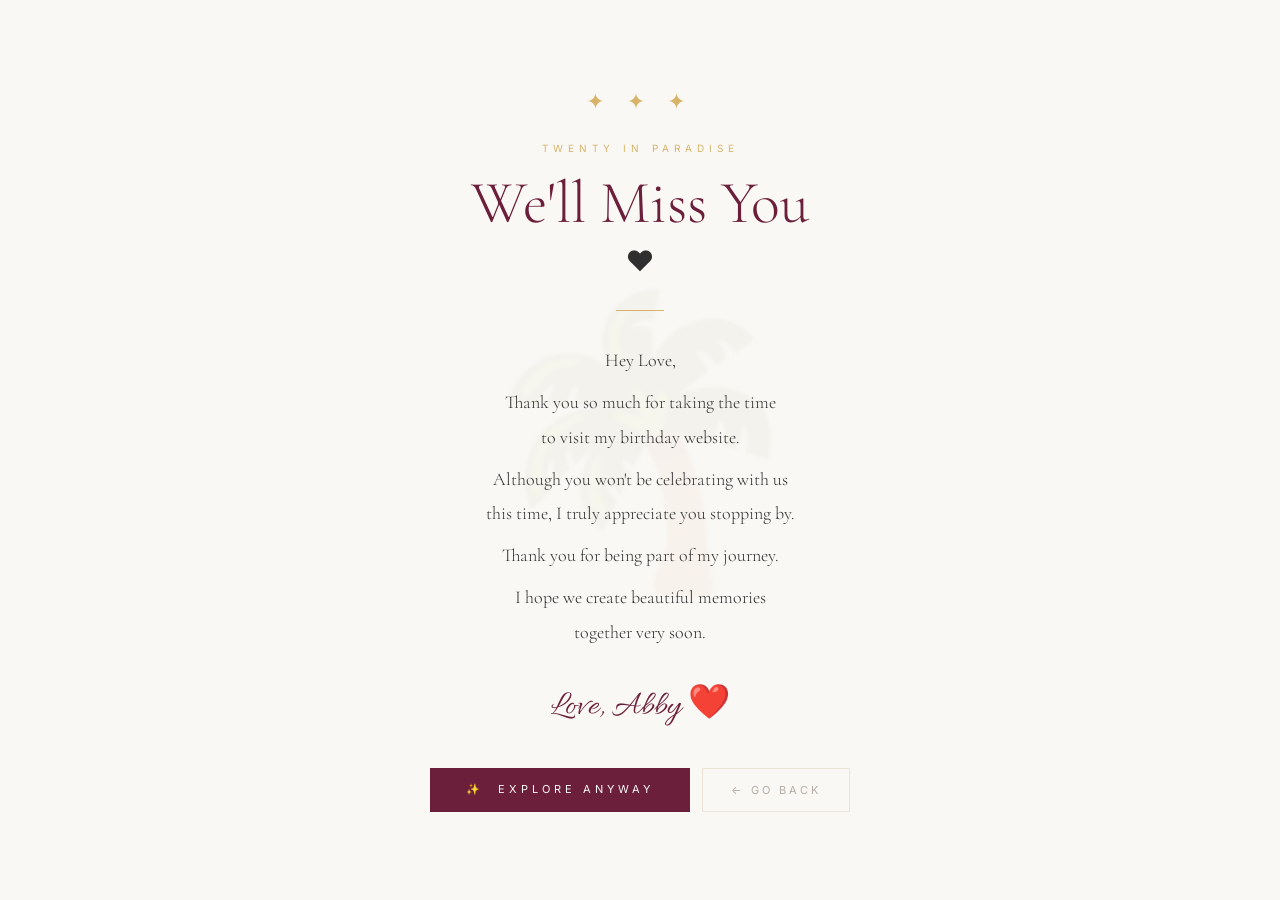
<file: cant-make-it.html>
<!DOCTYPE html>
<html lang="en">
<head>
  <meta charset="UTF-8" />
  <meta name="viewport" content="width=device-width, initial-scale=1.0" />
  <title>We'll Miss You — Twenty in Paradise</title>
  <link rel="icon" href="assets/favicon.svg" type="image/svg+xml" />
  <meta name="theme-color" content="#6B1F3A" />
  <meta property="og:title" content="Twenty in Paradise — Abby's 20th 🌴" />
  <meta property="og:description" content="You're invited to celebrate Abby's 20th birthday in Watamu and Malindi, July–August 2026." />
  <meta property="og:image" content="https://raw.githubusercontent.com/abigaelp8000-source/20th/feature/full-website-build/intro/image%201.jpeg" />
  <meta property="og:type" content="website" />
  <link rel="preconnect" href="https://fonts.googleapis.com" />
  <link href="https://fonts.googleapis.com/css2?family=Cormorant+Garamond:ital,wght@0,300;0,400;0,600;1,300;1,400&family=Allura&family=Inter:wght@300;400;500&display=swap" rel="stylesheet" />
  <link rel="stylesheet" href="css/style.css" />
  <style>
    html, body { height: 100%; overflow: hidden; }
    .miss-wrap {
      position: fixed; inset: 0;
      display: flex; align-items: center; justify-content: center;
      background: #FAF8F5; padding: 24px;
    }
    .palm-bg {
      position: absolute; top: 50%; left: 50%;
      transform: translate(-50%, -55%);
      font-size: 280px; opacity: 0.04;
      pointer-events: none; user-select: none; line-height: 1;
    }
    .miss-card {
      max-width: 480px; width: 100%;
      text-align: center; position: relative; z-index: 1;
      animation: slideUpAnim 0.7s cubic-bezier(0.22,1,0.36,1);
    }
    .miss-ornament {
      font-size: 22px; color: #D8B36A;
      letter-spacing: 8px; margin-bottom: 28px; display: block;
    }
    .miss-eyebrow {
      font-size: 10px; letter-spacing: 5px;
      color: #D8B36A; text-transform: uppercase;
      margin-bottom: 16px;
    }
    .miss-title {
      font-family: 'Cormorant Garamond', serif;
      font-size: clamp(40px, 8vw, 60px); font-weight: 300;
      color: #6B1F3A; line-height: 1.1; margin-bottom: 8px;
    }
    .miss-heart { font-size: 28px; margin-bottom: 32px; display: block; }
    .miss-divider {
      width: 48px; height: 1px;
      background: #D8B36A; margin: 0 auto 32px;
    }
    .miss-body {
      font-family: 'Cormorant Garamond', serif;
      font-size: 18px; font-weight: 300;
      color: #2F2F2F; line-height: 1.9;
      margin-bottom: 32px;
    }
    .miss-body p { margin-bottom: 8px; }
    .miss-sig {
      font-family: 'Allura', cursive;
      font-size: 34px; color: #6B1F3A;
      margin-bottom: 40px;
    }
    .miss-actions { display: flex; gap: 12px; justify-content: center; flex-wrap: wrap; }
    .btn-explore {
      padding: 14px 36px;
      background: #6B1F3A; color: #FAF8F5;
      text-decoration: none;
      font-family: 'Inter', sans-serif; font-size: 11px;
      letter-spacing: 4px; text-transform: uppercase;
      transition: background 0.3s;
      border: none; cursor: pointer;
    }
    .btn-explore:hover { background: #8B2A4E; }
    .btn-back {
      padding: 14px 28px;
      background: transparent; color: #B4ACA3;
      border: 1px solid #EDE4D7;
      font-family: 'Inter', sans-serif; font-size: 11px;
      letter-spacing: 3px; text-transform: uppercase;
      text-decoration: none; transition: border-color 0.3s, color 0.3s;
    }
    .btn-back:hover { border-color: #B4ACA3; color: #2F2F2F; }
    @keyframes slideUpAnim {
      from { opacity:0; transform: translateY(28px); }
      to   { opacity:1; transform: translateY(0); }
    }
  </style>
</head>
<body>
  <div class="miss-wrap">
    <div class="palm-bg" aria-hidden="true">🌴</div>
    <div class="miss-card">
      <span class="miss-ornament">✦ ✦ ✦</span>
      <p class="miss-eyebrow">Twenty in Paradise</p>
      <h1 class="miss-title">We'll Miss You</h1>
      <span class="miss-heart">❤️</span>
      <div class="miss-divider"></div>
      <div class="miss-body">
        <p>Hey Love,</p>
        <p>Thank you so much for taking the time<br>to visit my birthday website.</p>
        <p>Although you won't be celebrating with us<br>this time, I truly appreciate you stopping by.</p>
        <p>Thank you for being part of my journey.</p>
        <p>I hope we create beautiful memories<br>together very soon.</p>
      </div>
      <div class="miss-sig">Love, Abby ❤️</div>
      <div class="miss-actions">
        <a href="dashboard.html" class="btn-explore">✨ &nbsp;Explore Anyway</a>
        <a href="index.html" class="btn-back">← Go Back</a>
      </div>
    </div>
  </div>
</body>
</html>
</file>
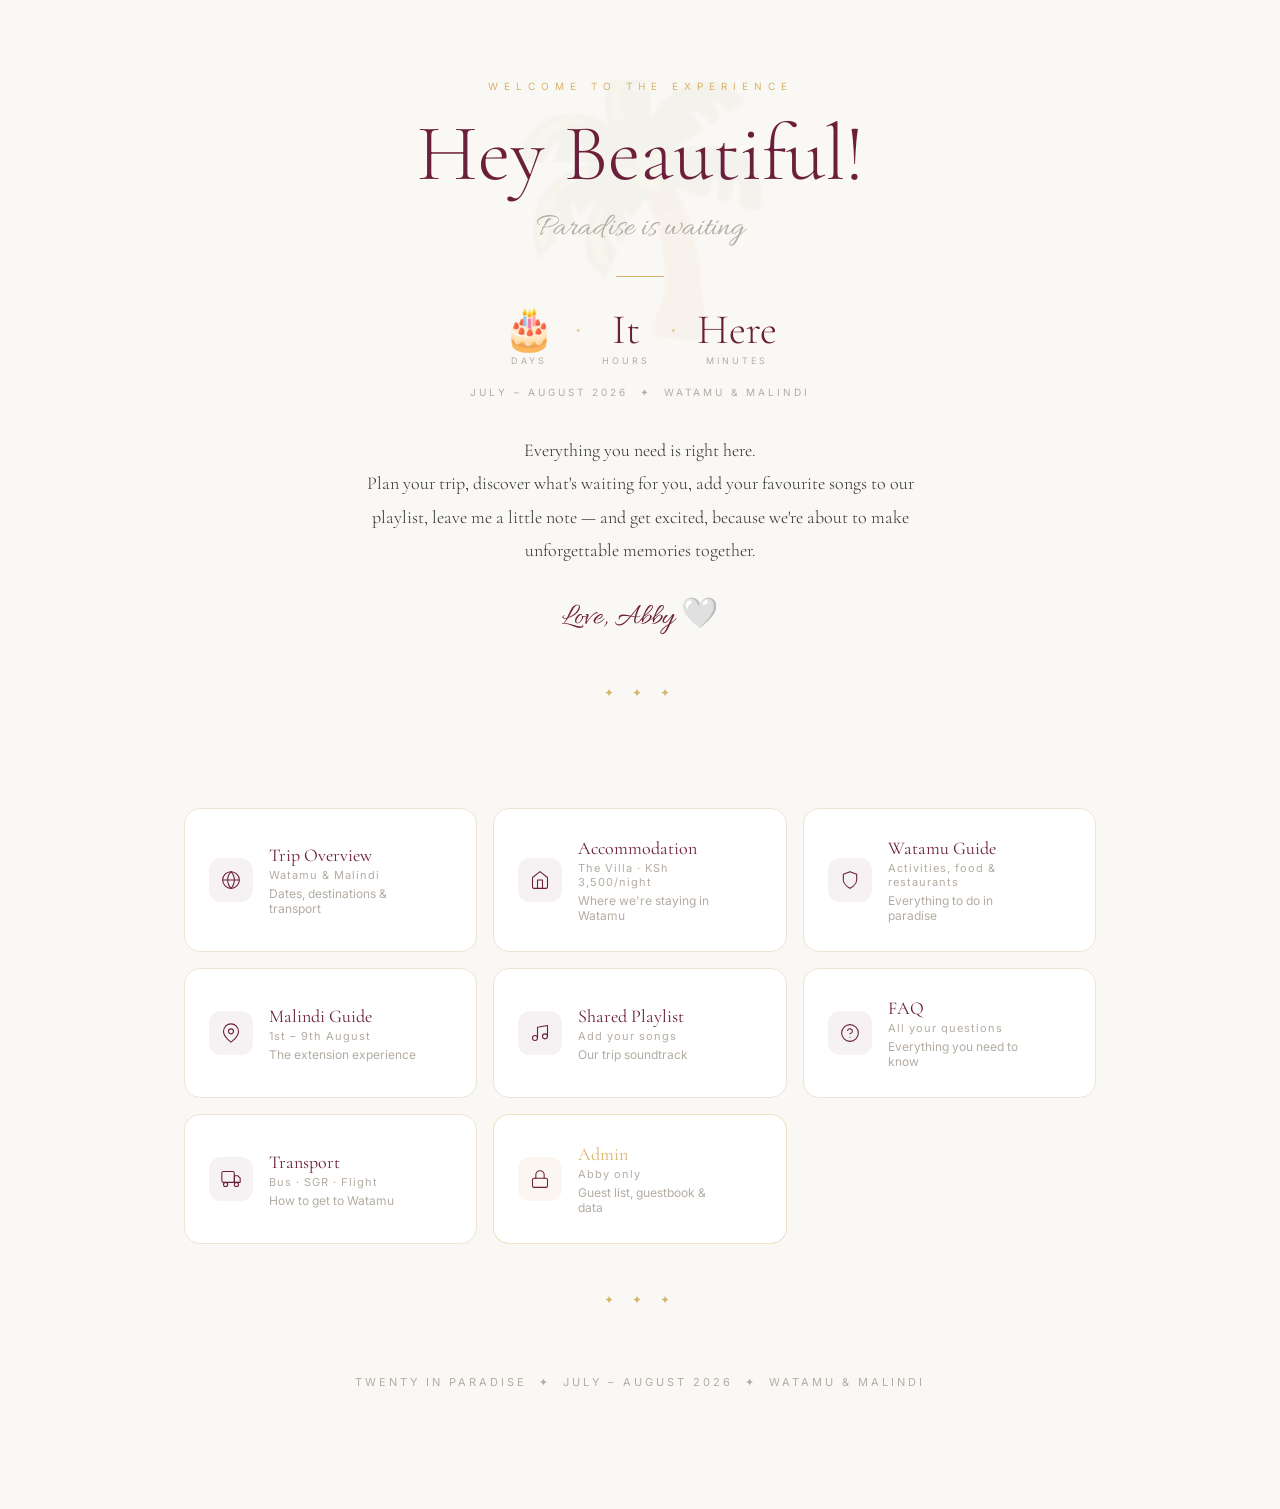
<file: dashboard.html>
<!DOCTYPE html>
<html lang="en">
<head>
  <meta charset="UTF-8" />
  <meta name="viewport" content="width=device-width, initial-scale=1.0" />
  <title>Dashboard — Twenty in Paradise</title>
  <link rel="icon" href="assets/favicon.svg" type="image/svg+xml" />
  <meta name="theme-color" content="#6B1F3A" />
  <meta property="og:title" content="Twenty in Paradise — Abby's 20th 🌴" />
  <meta property="og:description" content="You're invited to celebrate Abby's 20th birthday in Watamu and Malindi, July–August 2026." />
  <meta property="og:image" content="https://raw.githubusercontent.com/abigaelp8000-source/20th/feature/full-website-build/intro/image%201.jpeg" />
  <meta property="og:type" content="website" />
  <link rel="preconnect" href="https://fonts.googleapis.com" />
  <link href="https://fonts.googleapis.com/css2?family=Cormorant+Garamond:ital,wght@0,300;0,400;0,600;1,300;1,400&family=Allura&family=Inter:wght@300;400;500&display=swap" rel="stylesheet" />
  <link rel="stylesheet" href="css/style.css" />
  <link rel="stylesheet" href="css/dashboard.css" />
</head>
<body class="dash-body">

  <!-- WELCOME MODAL -->
  <div id="welcome-modal" class="welcome-overlay" style="display:none">
    <div class="welcome-card">
      <div class="welcome-ornament">✦</div>
      <p class="welcome-hi">You're checked in 🌴</p>
      <h2 class="welcome-title">Welcome to Paradise</h2>
      <div class="welcome-details">
        <div class="welcome-detail">
          <span class="wd-label">Destination</span>
          <span class="wd-val">🌴 Watamu</span>
        </div>
        <div class="welcome-detail">
          <span class="wd-label">Extension</span>
          <span class="wd-val">🌊 Malindi</span>
        </div>
        <div class="welcome-detail">
          <span class="wd-label">Birthday</span>
          <span class="wd-val">23rd & 24th July 2026</span>
        </div>
      </div>
      <button class="welcome-btn" onclick="dismissWelcome()">✨ &nbsp;Enter Paradise</button>
    </div>
  </div>

  <!-- MUSIC BTN -->

  <!-- PROGRESS BAR -->
  <div class="progress-bar-wrap" title="Your experience progress">
    <span class="progress-label">Progress</span>
    <div class="progress-dots" id="progress-dots">
      <span class="pdot done" title="Invitation"></span>
      <span class="pdot" title="Trip details"></span>
      <span class="pdot" title="Accommodation"></span>
      <span class="pdot" title="Watamu"></span>
      <span class="pdot" title="Guestbook"></span>
    </div>
  </div>

  <div class="dash-wrap">

    <!-- HERO -->
    <div class="dash-hero">
      <div class="palm-bg-dash" aria-hidden="true">🌴</div>
      <p class="dash-eyebrow">Welcome to the Experience</p>
      <h1 class="dash-title" id="dash-greeting">Hey Beautiful!</h1>
      <p class="dash-script">Paradise is waiting</p>
      <div class="gold-divider"></div>

      <div class="dash-countdown">
        <div class="dcount-unit"><span class="dcount-num" id="dd-days">--</span><span class="dcount-lbl">Days</span></div>
        <span class="dcount-sep">·</span>
        <div class="dcount-unit"><span class="dcount-num" id="dd-hrs">--</span><span class="dcount-lbl">Hours</span></div>
        <span class="dcount-sep">·</span>
        <div class="dcount-unit"><span class="dcount-num" id="dd-mins">--</span><span class="dcount-lbl">Minutes</span></div>
      </div>

      <p class="dash-location">July – August 2026 &nbsp;✦&nbsp; Watamu &amp; Malindi</p>

      <p class="dash-welcome-text">
        Everything you need is right here.<br>
        Plan your trip, discover what's waiting for you, add your favourite songs to our playlist,
        leave me a little note — and get excited, because we're about to make unforgettable memories together.
      </p>

      <p class="dash-sig">Love, Abby 🤍</p>

      <!-- My Choices context bar -->
      <div id="my-choices-wrap" style="display:none;margin-top:28px">
        <p style="font-size:10px;letter-spacing:3px;text-transform:uppercase;color:var(--gold);margin-bottom:12px">Your Choices</p>
        <div id="my-choices" style="display:flex;flex-wrap:wrap;gap:8px;justify-content:center"></div>
      </div>

      <div class="section-divider" style="margin-top:36px"><span>✦</span><span>✦</span><span>✦</span></div>
    </div>

    <!-- CARDS GRID -->
    <div class="dash-grid">

      <a class="dash-card" href="trip.html">
        <div class="card-icon-wrap">
          <svg class="card-icon" viewBox="0 0 24 24" fill="none" stroke="currentColor" stroke-width="1.3" stroke-linecap="round" stroke-linejoin="round"><circle cx="12" cy="12" r="10"/><path d="M12 2a14.5 14.5 0 0 0 0 20 14.5 14.5 0 0 0 0-20"/><path d="M2 12h20"/></svg>
        </div>
        <div class="card-text">
          <div class="card-title">Trip Overview</div>
          <div class="card-sub">Watamu & Malindi</div>
          <div class="card-desc">Dates, destinations & transport</div>
        </div>
        <div class="card-arrow">→</div>
      </a>

      <a class="dash-card" href="accommodation.html">
        <div class="card-icon-wrap">
          <svg class="card-icon" viewBox="0 0 24 24" fill="none" stroke="currentColor" stroke-width="1.3" stroke-linecap="round" stroke-linejoin="round"><path d="M3 9l9-7 9 7v11a2 2 0 0 1-2 2H5a2 2 0 0 1-2-2z"/><polyline points="9 22 9 12 15 12 15 22"/></svg>
        </div>
        <div class="card-text">
          <div class="card-title">Accommodation</div>
          <div class="card-sub">The Villa · KSh 3,500/night</div>
          <div class="card-desc">Where we're staying in Watamu</div>
        </div>
        <div class="card-arrow">→</div>
      </a>

      <a class="dash-card" href="watamu.html">
        <div class="card-icon-wrap">
          <svg class="card-icon" viewBox="0 0 24 24" fill="none" stroke="currentColor" stroke-width="1.3" stroke-linecap="round" stroke-linejoin="round"><path d="M12 22s8-4 8-10V5l-8-3-8 3v7c0 6 8 10 8 10z"/></svg>
        </div>
        <div class="card-text">
          <div class="card-title">Watamu Guide</div>
          <div class="card-sub">Activities, food & restaurants</div>
          <div class="card-desc">Everything to do in paradise</div>
        </div>
        <div class="card-arrow">→</div>
      </a>

      <a class="dash-card" href="malindi.html">
        <div class="card-icon-wrap">
          <svg class="card-icon" viewBox="0 0 24 24" fill="none" stroke="currentColor" stroke-width="1.3" stroke-linecap="round" stroke-linejoin="round"><path d="M21 10c0 7-9 13-9 13s-9-6-9-13a9 9 0 0 1 18 0z"/><circle cx="12" cy="10" r="3"/></svg>
        </div>
        <div class="card-text">
          <div class="card-title">Malindi Guide</div>
          <div class="card-sub">1st – 9th August</div>
          <div class="card-desc">The extension experience</div>
        </div>
        <div class="card-arrow">→</div>
      </a>

      <a class="dash-card" href="final.html#playlist">
        <div class="card-icon-wrap">
          <svg class="card-icon" viewBox="0 0 24 24" fill="none" stroke="currentColor" stroke-width="1.3" stroke-linecap="round" stroke-linejoin="round"><path d="M9 18V5l12-2v13"/><circle cx="6" cy="18" r="3"/><circle cx="18" cy="16" r="3"/></svg>
        </div>
        <div class="card-text">
          <div class="card-title">Shared Playlist</div>
          <div class="card-sub" id="pl-card-sub">Add your songs</div>
          <div class="card-desc">Our trip soundtrack</div>
        </div>
        <div class="card-arrow">→</div>
      </a>

      <a class="dash-card" href="final.html">
        <div class="card-icon-wrap">
          <svg class="card-icon" viewBox="0 0 24 24" fill="none" stroke="currentColor" stroke-width="1.3" stroke-linecap="round" stroke-linejoin="round"><circle cx="12" cy="12" r="10"/><path d="M9.09 9a3 3 0 0 1 5.83 1c0 2-3 3-3 3"/><line x1="12" y1="17" x2="12.01" y2="17"/></svg>
        </div>
        <div class="card-text">
          <div class="card-title">FAQ</div>
          <div class="card-sub">All your questions</div>
          <div class="card-desc">Everything you need to know</div>
        </div>
        <div class="card-arrow">→</div>
      </a>

      <a class="dash-card" href="trip.html">
        <div class="card-icon-wrap">
          <svg class="card-icon" viewBox="0 0 24 24" fill="none" stroke="currentColor" stroke-width="1.3" stroke-linecap="round" stroke-linejoin="round"><rect x="1" y="3" width="15" height="13" rx="2"/><path d="M16 8h4l3 3v5h-7V8z"/><circle cx="5.5" cy="18.5" r="2.5"/><circle cx="18.5" cy="18.5" r="2.5"/></svg>
        </div>
        <div class="card-text">
          <div class="card-title">Transport</div>
          <div class="card-sub">Bus · SGR · Flight</div>
          <div class="card-desc">How to get to Watamu</div>
        </div>
        <div class="card-arrow">→</div>
      </a>

      <a class="dash-card" href="admin.html" style="border-color:rgba(216,179,106,0.4)">
        <div class="card-icon-wrap" style="background:rgba(216,179,106,0.1)">
          <svg class="card-icon" viewBox="0 0 24 24" fill="none" stroke="#D8B36A" stroke-width="1.3" stroke-linecap="round" stroke-linejoin="round"><rect x="3" y="11" width="18" height="11" rx="2" ry="2"/><path d="M7 11V7a5 5 0 0 1 10 0v4"/></svg>
        </div>
        <div class="card-text">
          <div class="card-title" style="color:var(--gold)">Admin</div>
          <div class="card-sub">Abby only</div>
          <div class="card-desc">Guest list, guestbook & data</div>
        </div>
        <div class="card-arrow" style="color:var(--gold)">→</div>
      </a>

    </div>

    <div class="section-divider"><span>✦</span><span>✦</span><span>✦</span></div>
    <p class="dash-footer">Twenty in Paradise &nbsp;✦&nbsp; July – August 2026 &nbsp;✦&nbsp; Watamu & Malindi</p>
  </div>

  <script src="js/state.js"></script>
  <script src="js/dashboard.js"></script>
  <script>
    // Show welcome modal only on first visit from invitation
    window.addEventListener('DOMContentLoaded', () => {
      const rsvp = getVal('rsvp');
      const seen = sessionStorage.getItem('dash_seen');
      if (rsvp === 'yes' && !seen) {
        document.getElementById('welcome-modal').style.display = 'flex';
        sessionStorage.setItem('dash_seen', '1');
      }
      updateProgress();
    });

    function updateProgress() {
      const s = getState();
      const dots = document.querySelectorAll('.pdot');
      if (s.rsvp)      dots[0].classList.add('done');
      if (s.duration)  dots[1].classList.add('done');
      if (s.transport) dots[2].classList.add('done');
      if ((s.watamu_activities||[]).length) dots[3].classList.add('done');
      if (s.duration)  dots[4].classList.add('done');
      if ((s.guestbook||[]).length) dots[5].classList.add('done');
    }
  </script>
</body>
</html>
</file>
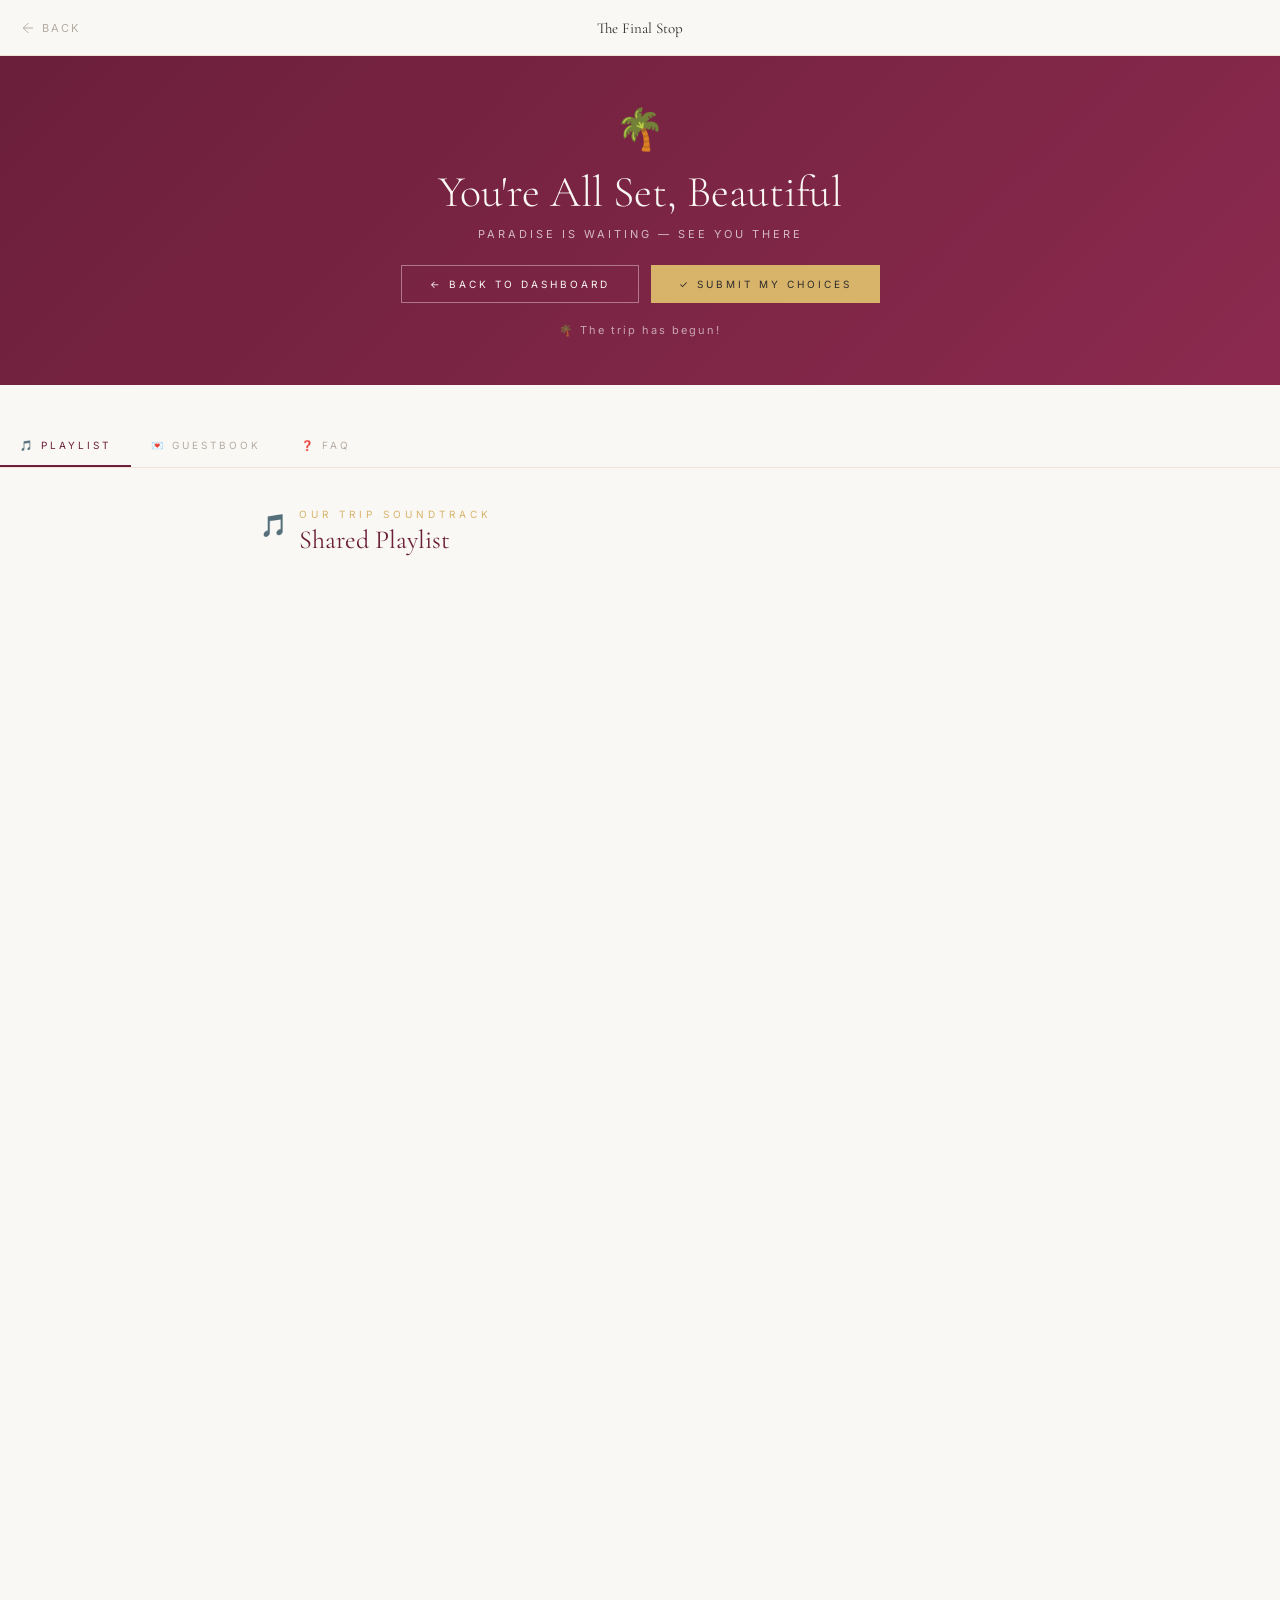
<file: final.html>
<!DOCTYPE html>
<html lang="en">
<head>
  <meta charset="UTF-8" />
  <meta name="viewport" content="width=device-width, initial-scale=1.0" />
  <title>Playlist & Guestbook — Twenty in Paradise</title>
  <link rel="icon" href="assets/favicon.svg" type="image/svg+xml" />
  <meta name="theme-color" content="#6B1F3A" />
  <meta property="og:title" content="Twenty in Paradise — Abby's 20th 🌴" />
  <meta property="og:description" content="You're invited to celebrate Abby's 20th birthday in Watamu and Malindi, July–August 2026." />
  <meta property="og:image" content="https://raw.githubusercontent.com/abigaelp8000-source/20th/feature/full-website-build/intro/image%201.jpeg" />
  <meta property="og:type" content="website" />
  <link rel="preconnect" href="https://fonts.googleapis.com" />
  <link href="https://fonts.googleapis.com/css2?family=Cormorant+Garamond:ital,wght@0,300;0,400;0,600;1,300;1,400&family=Allura&family=Inter:wght@300;400;500&display=swap" rel="stylesheet" />
  <link rel="stylesheet" href="css/style.css" />
  <link rel="stylesheet" href="css/pages.css" />
  <style>
    .tab-bar {
      display: flex; border-bottom: 1px solid var(--sand);
      background: var(--ivory); position: sticky; top: 56px; z-index: 90;
      overflow-x: auto;
    }
    .tab-btn {
      padding: 14px 20px; font-family: var(--font-sans);
      font-size: 10px; letter-spacing: 3px; text-transform: uppercase;
      color: var(--stone); background: none; border: none;
      border-bottom: 2px solid transparent; cursor: pointer;
      white-space: nowrap; transition: color 0.2s, border-color 0.2s;
    }
    .tab-btn.active { color: var(--burgundy); border-bottom-color: var(--burgundy); }
    .tab-panel { display: none; }
    .tab-panel.active { display: block; }
    .complete-banner {
      background: linear-gradient(135deg, var(--burgundy), #8B2A4E);
      color: var(--ivory); text-align: center; padding: 48px 24px;
      margin-bottom: 40px;
    }
    .complete-banner h2 {
      font-family: var(--font-serif); font-size: clamp(28px,5vw,44px);
      font-weight: 300; margin-bottom: 8px;
    }
    .complete-banner p {
      font-size: 11px; letter-spacing: 3px; text-transform: uppercase; opacity: 0.7;
    }
  </style>
</head>
<body class="page-body">

  <nav class="page-nav">
    <a href="dashboard.html" class="nav-back">
      <svg viewBox="0 0 24 24" fill="none" stroke="currentColor" stroke-width="1.5" stroke-linecap="round"><path d="M19 12H5M12 5l-7 7 7 7"/></svg>
      Back
    </a>
    <span class="nav-title">The Final Stop</span>
    <span class="nav-right"></span>
  </nav>

  <div class="complete-banner">
    <div style="font-size:40px;margin-bottom:12px">🌴</div>
    <h2>You're All Set, Beautiful</h2>
    <p>Paradise is waiting — see you there</p>
    <div style="margin-top:24px;display:flex;gap:12px;justify-content:center;flex-wrap:wrap">
      <a href="dashboard.html" style="padding:12px 28px;border:1px solid rgba(250,248,245,0.4);color:var(--ivory);text-decoration:none;font-family:var(--font-sans);font-size:10px;letter-spacing:3px;text-transform:uppercase;transition:border-color 0.2s" onmouseover="this.style.borderColor='rgba(250,248,245,0.9)'" onmouseout="this.style.borderColor='rgba(250,248,245,0.4)'">← Back to Dashboard</a>
      <button onclick="submitTripDetails()" id="submit-trip-btn" style="padding:12px 28px;background:var(--gold);color:#2C2C2C;border:none;cursor:pointer;font-family:var(--font-sans);font-size:10px;letter-spacing:3px;text-transform:uppercase">✓ Submit My Choices</button>
    </div>
    <div style="margin-top:20px;font-size:11px;letter-spacing:2px;opacity:0.6" id="final-countdown">Loading countdown...</div>
  </div>
  <script>
    (function() {
      const trip = new Date('2026-07-22T00:00:00');
      function tick() {
        const diff = trip - new Date();
        if (diff <= 0) { document.getElementById('final-countdown').textContent = '🌴 The trip has begun!'; return; }
        const d = Math.floor(diff / 86400000);
        document.getElementById('final-countdown').textContent = d + ' days until paradise';
        setTimeout(tick, 60000);
      }
      tick();
    })();
  </script>

  <!-- TABS -->
  <div class="tab-bar">
    <button class="tab-btn active" onclick="showTab('playlist')">🎵 Playlist</button>
    <button class="tab-btn" onclick="showTab('guestbook')">💌 Guestbook</button>
    <button class="tab-btn" onclick="showTab('faq')">❓ FAQ</button>
  </div>

  <!-- ── PLAYLIST ── -->
  <div id="tab-playlist" class="tab-panel active">
    <div class="page-content">
      <div class="section-block">
        <div class="section-header">
          <span class="section-icon">🎵</span>
          <div><div class="section-label">Our Trip Soundtrack</div><div class="section-heading">Shared Playlist</div></div>
        </div>

        <!-- Spotify embed -->
        <div class="playlist-embed" style="margin-bottom:24px">
          <iframe style="border-radius:0" src="https://open.spotify.com/embed/playlist/23iVR5AteVgFYic9nGsGvN?utm_source=generator&theme=0"
            width="100%" height="352" frameBorder="0" allowfullscreen=""
            allow="autoplay; clipboard-write; encrypted-media; fullscreen; picture-in-picture" loading="lazy"></iframe>
        </div>

        <!-- Submitted songs -->
        <div id="playlist-entries" class="playlist-entries"></div>

        <!-- Add song form -->
        <div class="suggest-form">
          <h4>🎵 Add a Song to Our Trip Playlist</h4>
          <div class="form-field">
            <label>Your Name</label>
            <input type="text" id="pl-name" placeholder="How should we credit you?" />
          </div>
          <div class="form-field">
            <label>Song Title</label>
            <input type="text" id="pl-song" placeholder="Song name..." />
          </div>
          <div class="form-field">
            <label>Artist</label>
            <input type="text" id="pl-artist" placeholder="Artist name..." />
          </div>
          <div class="form-field">
            <label>Why this song? (optional)</label>
            <input type="text" id="pl-why" placeholder="It gives me beach vibes because..." />
          </div>
          <button class="form-submit" onclick="addSong()">Add to Playlist</button>
          <div id="pl-confirm" style="display:none;margin-top:12px;font-size:13px;color:var(--palm)">✓ Song added! Thanks for the contribution 🎶</div>
        </div>
      </div>
    </div>
  </div>

  <!-- ── GUESTBOOK ── -->
  <div id="tab-guestbook" class="tab-panel">
    <div class="page-content">
      <div class="section-block">
        <div class="section-header">
          <span class="section-icon">💌</span>
          <div><div class="section-label">Leave a Message</div><div class="section-heading">Birthday Guestbook</div></div>
        </div>
        <p style="font-family:var(--font-serif);font-size:17px;font-weight:300;color:var(--stone);line-height:1.75;margin-bottom:28px">
          Leave Abby a birthday message, a memory, or just something that makes her smile. This guestbook lives on forever as a digital keepsake. 💌
        </p>

        <div id="guestbook-entries" class="guestbook-entries"></div>

        <div class="suggest-form">
          <h4>💌 Write in the Guestbook</h4>
          <div class="form-field">
            <label>Your Name</label>
            <input type="text" id="gb-name" placeholder="How should Abby know you?" />
          </div>
          <div class="form-field">
            <label>Your Message</label>
            <textarea id="gb-message" rows="5" placeholder="Write something beautiful for Abby's 20th..."></textarea>
          </div>
          <button class="form-submit" onclick="addGuestbookEntry()">Leave My Message 💌</button>
          <div id="gb-confirm" style="display:none;margin-top:12px;font-size:13px;color:var(--palm)">✓ Message saved! Abby will love this. ❤️</div>
        </div>
      </div>
    </div>
  </div>


  </div>

  <!-- ── FAQ ── -->
  <div id="tab-faq" class="tab-panel">
    <div class="page-content">
      <div class="section-block">
        <div class="section-header">
          <span class="section-icon">❓</span>
          <div><div class="section-label">All Your Questions</div><div class="section-heading">FAQ</div></div>
        </div>
        <div class="faq-list" id="faq-list"></div>
      </div>
    </div>
  </div>

  <div style="padding-bottom:80px"></div>

  <script src=js/state.js></script>
  <script>
    function submitTripDetails() {
      const s = getState();
      const durMap = { weekend: 'Weekend (22nd–26th July)', week: 'Week (22nd July–1st Aug)', full: 'Full trip (22nd July–9th Aug)' };
      const trMap  = { bus: 'Bus', flight: 'Flight', sgr: 'SGR Train' };
      const wActs  = (s.watamu_activities  || []).join(', ') || 'None selected';
      const mActs  = (s.malindi_activities || []).join(', ') || 'None selected';
      const body = new URLSearchParams({
        'form-name':  'trip-details',
        'guest-name': s.guest_name || 'Guest',
        'duration':   durMap[s.duration]  || s.duration  || 'Not set',
        'transport':  trMap[s.transport]  || s.transport  || 'Not set',
        'malindi':    s.malindi == null ? 'Not decided yet' : s.malindi ? 'Yes — joining Malindi' : 'No — Watamu only',
        'watamu-activities': wActs,
        'malindi-activities': mActs
      });
      fetch('/', { method: 'POST', headers: { 'Content-Type': 'application/x-www-form-urlencoded' }, body: body.toString() })
        .then(() => {
          const btn = document.getElementById('submit-trip-btn');
          btn.textContent = '✓ Submitted!';
          btn.style.background = 'rgba(250,248,245,0.3)';
          btn.style.color = 'var(--ivory)';
          btn.disabled = true;
        }).catch(() => {});
    }

    const FAQS = [
      { q: 'Is the trip self-catering?', a: 'Yes — the villa has a full kitchen and we\'ll be cooking most meals together. Think fresh seafood, tropical fruits, and group breakfasts. Budget around KSh 500–1,000/day for groceries. We\'ll eat out for special occasions.' },
      { q: 'What should I pack?', a: 'Swimwear, bikinis, maxi dresses, short dresses, casual outfits, one night-out outfit, flip flops, sandals, sunscreen (SPF 50+), sunglasses, a hat, power bank, portable fan, toiletries, any medication you need, your ID, and cash (KSh). Check the Watamu guide page for the full interactive packing list.' },
      { q: 'How much money should I bring?', a: 'As a rough guide, budget KSh 15,000–30,000+ for a week including transport, accommodation, activities, and food depending on how much you plan to do.' },
      { q: 'What are the dates exactly?', a: 'Watamu: 22nd or 23rd July – 1st August 2026. Birthday celebrations are on 23rd & 24th July. Malindi extension: 1st – 9th August 2026 (optional).' },
      { q: 'Can I come for just a weekend?', a: 'Absolutely! You\'re welcome to join for just the birthday weekend (23rd–25th July), a full week, or the complete Watamu + Malindi experience. Select your duration in the Trip Overview section.' },
      { q: 'How do I get to Watamu?', a: 'You can fly into Malindi Airport (~1 hr from Nairobi), take the SGR train to Mombasa and connect from there, or book a direct bus. Check the Transport section in Trip Overview for full details and cost estimates.' },
      { q: 'Is there WiFi at the villa?', a: 'Yes — the villa has WiFi. Data speeds on the coast can vary so bringing a local SIM for data backup is recommended.' },
      { q: 'Is it safe?', a: 'Watamu and Malindi are popular, well-established tourist destinations on the Kenyan coast. Standard travel safety applies — keep valuables secure, use recommended transport at night, and stick with the group.' },
      { q: 'What\'s the closest hospital?', a: 'Watamu has a local health centre. Malindi has a larger hospital. For serious emergencies, Mombasa has full hospital facilities (~1.5 hrs from Watamu).' },
      { q: 'What if I have more questions?', a: 'Reach out to Abby directly! All the important updates will also be shared in the group chat closer to the trip.' },
    ];

    function buildFAQ() {
      const list = document.getElementById('faq-list');
      FAQS.forEach((f, i) => {
        const item = document.createElement('div');
        item.className = 'faq-item';
        item.innerHTML = `
          <div class="faq-q" onclick="toggleFAQ(${i})">
            <span>${f.q}</span>
            <svg class="faq-chevron" viewBox="0 0 24 24" fill="none" stroke="currentColor" stroke-width="1.5" stroke-linecap="round"><path d="M6 9l6 6 6-6"/></svg>
          </div>
          <div class="faq-a"><p>${f.a}</p></div>
        `;
        list.appendChild(item);
      });
    }

    function toggleFAQ(i) {
      const items = document.querySelectorAll('.faq-item');
      items[i].classList.toggle('open');
    }

    function showTab(name) {
      document.querySelectorAll('.tab-panel').forEach(p => p.classList.remove('active'));
      document.querySelectorAll('.tab-btn').forEach(b => b.classList.remove('active'));
      document.getElementById('tab-' + name).classList.add('active');
      event.target.classList.add('active');
    }

    function netlifySubmit(formName, data) {
      const body = new URLSearchParams({ 'form-name': formName, ...data });
      fetch('/', { method: 'POST', headers: { 'Content-Type': 'application/x-www-form-urlencoded' }, body: body.toString() }).catch(() => {});
    }

    function addSong() {
      const name   = document.getElementById('pl-name').value.trim();
      const song   = document.getElementById('pl-song').value.trim();
      const artist = document.getElementById('pl-artist').value.trim();
      const why    = document.getElementById('pl-why').value.trim();
      if (!song || !artist) { alert('Please enter a song title and artist.'); return; }
      const playlist = getVal('playlist', []);
      playlist.push({ name, song, artist, why, date: new Date().toISOString() });
      saveState({ playlist });
      netlifySubmit('playlist', { 'guest-name': name, song, artist, why });
      ['pl-name','pl-song','pl-artist','pl-why'].forEach(id => document.getElementById(id).value = '');
      document.getElementById('pl-confirm').style.display = 'block';
      setTimeout(() => { document.getElementById('pl-confirm').style.display = 'none'; }, 4000);
      renderPlaylist();
    }

    function renderPlaylist() {
      const playlist = getVal('playlist', []);
      const el = document.getElementById('playlist-entries');
      el.innerHTML = '';
      playlist.forEach((entry, i) => {
        const div = document.createElement('div');
        div.className = 'pl-entry';
        div.innerHTML = `
          <div class="pl-num">${i + 1}</div>
          <div class="pl-info">
            <div class="pl-song">${entry.song}</div>
            <div class="pl-artist">${entry.artist}${entry.name ? ' · added by ' + entry.name : ''}</div>
            ${entry.why ? `<div style="font-size:11px;color:var(--stone);margin-top:3px;font-style:italic">"${entry.why}"</div>` : ''}
          </div>
          <div style="font-size:20px">🎵</div>
        `;
        el.appendChild(div);
      });
    }

    function addGuestbookEntry() {
      const name    = document.getElementById('gb-name').value.trim();
      const message = document.getElementById('gb-message').value.trim();
      if (!name || !message) { alert('Please enter your name and a message.'); return; }
      const entries = getVal('guestbook', []);
      entries.push({ name, message, date: new Date().toISOString() });
      saveState({ guestbook: entries });
      netlifySubmit('guestbook', { 'guest-name': name, message });
      document.getElementById('gb-name').value = '';
      document.getElementById('gb-message').value = '';
      document.getElementById('gb-confirm').style.display = 'block';
      setTimeout(() => { document.getElementById('gb-confirm').style.display = 'none'; }, 4000);
      renderGuestbook();
    }

    function renderGuestbook() {
      const entries = getVal('guestbook', []);
      const el = document.getElementById('guestbook-entries');
      el.innerHTML = '';
      entries.slice().reverse().forEach(entry => {
        const div = document.createElement('div');
        div.className = 'gb-entry';
        const d = new Date(entry.date);
        div.innerHTML = `
          <div class="gb-ornament">✦</div>
          <div class="gb-name">${entry.name}</div>
          <div class="gb-msg">${entry.message.replace(/\n/g, '<br>')}</div>
          <div class="gb-date">${d.toLocaleDateString('en-GB', { day:'numeric', month:'long', year:'numeric' })}</div>
        `;
        el.appendChild(div);
      });
    }

    window.addEventListener('DOMContentLoaded', () => {
      buildFAQ();
      renderPlaylist();
      renderGuestbook();
    });
  </script>
</body>
</html>
</file>
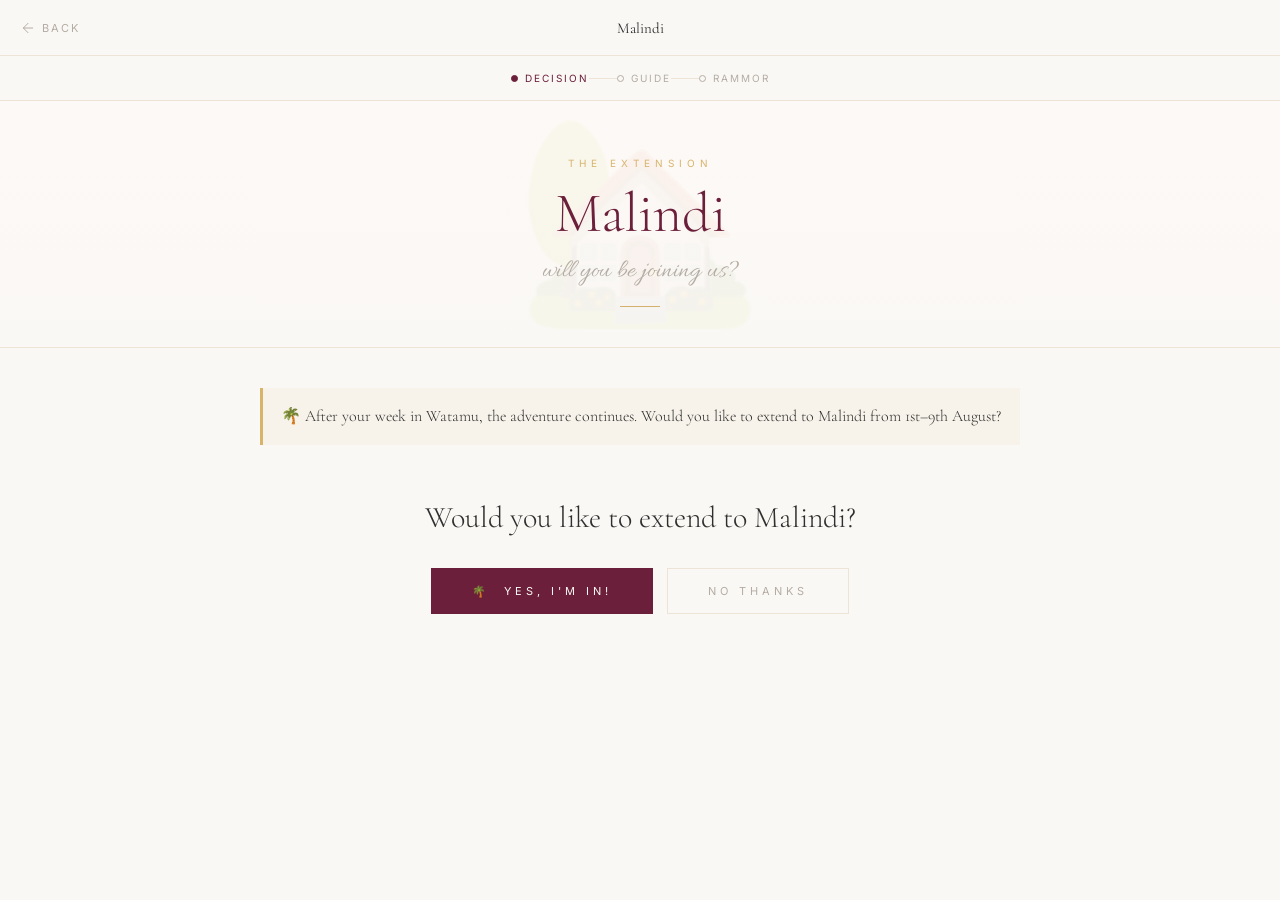
<file: malindi.html>
<!DOCTYPE html>
<html lang="en">
<head>
  <meta charset="UTF-8" />
  <meta name="viewport" content="width=device-width, initial-scale=1.0" />
  <title>Malindi — Twenty in Paradise</title>
  <link rel="icon" href="assets/favicon.svg" type="image/svg+xml" />
  <meta name="theme-color" content="#6B1F3A" />
  <meta property="og:title" content="Twenty in Paradise — Abby's 20th 🌴" />
  <meta property="og:description" content="You're invited to celebrate Abby's 20th birthday in Watamu and Malindi, July–August 2026." />
  <meta property="og:image" content="https://raw.githubusercontent.com/abigaelp8000-source/20th/feature/full-website-build/intro/image%201.jpeg" />
  <meta property="og:type" content="website" />
  <link rel="preconnect" href="https://fonts.googleapis.com" />
  <link href="https://fonts.googleapis.com/css2?family=Cormorant+Garamond:ital,wght@0,300;0,400;0,600;1,300;1,400&family=Allura&family=Inter:wght@300;400;500&display=swap" rel="stylesheet" />
  <link rel="stylesheet" href="css/style.css" />
  <link rel="stylesheet" href="css/pages.css" />
</head>
<body class="page-body">

  <nav class="page-nav">
    <a href="dashboard.html" class="nav-back">
      <svg viewBox="0 0 24 24" fill="none" stroke="currentColor" stroke-width="1.5" stroke-linecap="round"><path d="M19 12H5M12 5l-7 7 7 7"/></svg>
      Back
    </a>
    <span class="nav-title" id="page-nav-title">Malindi</span>
    <span class="nav-right"></span>
  </nav>

  <!-- STEP INDICATOR -->
  <div class="step-indicator">
    <div class="step-item active" id="si-0"><div class="step-dot"></div><span>Decision</span></div>
    <div class="step-line"></div>
    <div class="step-item" id="si-1"><div class="step-dot"></div><span>Guide</span></div>
    <div class="step-line"></div>
    <div class="step-item" id="si-2"><div class="step-dot"></div><span>Rammor</span></div>
  </div>

  <!-- ── STEP 0: DECISION ── -->
  <div id="step-0">
    <div class="page-hero">
      <div class="page-hero-palm">🏡</div>
      <p class="page-eyebrow">The Extension</p>
      <h1 class="page-title">Malindi</h1>
      <p class="page-script">will you be joining us?</p>
      <div class="page-gold-bar"></div>
    </div>
    <div class="page-content">
      <div class="note-box" id="decision-note">
        🌊 After Watamu, the adventure continues in Malindi — 1st to 9th August. More beaches, more nightlife, new experiences. The question is — are you in?
      </div>
      <div class="decision-wrap" style="padding:32px 0 64px">
        <p class="decision-q" id="decision-q">Will you be joining us in Malindi?</p>
        <div class="decision-btns">
          <button class="btn-decision yes" onclick="chooseMalindi(true)">🌴 &nbsp;Yes, I'm In!</button>
          <button class="btn-decision no" id="btn-malindi-no" onclick="chooseMalindi(false)">No thanks</button>
        </div>
      </div>
    </div>
  </div>

  <!-- ── STEP 1: MALINDI GUIDE ── -->
  <div id="step-1" style="display:none">
    <div class="page-hero">
      <div class="page-hero-palm">🌴</div>
      <p class="page-eyebrow">1st – 9th August 2026</p>
      <h1 class="page-title">Malindi Guide</h1>
      <p class="page-script">a new chapter begins</p>
      <div class="page-gold-bar"></div>
    </div>
    <div class="page-content wide">

      <!-- ACCOMMODATION -->
      <div class="section-block">
        <div class="section-header">
          <span class="section-icon">🏡</span>
          <div><div class="section-label">Where We Stay</div><div class="section-heading">Malindi Accommodation</div></div>
        </div>
        <div class="info-list">
          <div class="info-row"><span class="ir-label">Location</span><span class="ir-value">Malindi Town / Beachside</span></div>
          <div class="info-row"><span class="ir-label">Dates</span><span class="ir-value">1st – 9th August · 8 nights</span></div>
          <div class="info-row"><span class="ir-label">Catering</span><span class="ir-value">Self-catering (cooking most days)</span></div>
        </div>
        <p style="font-size:12px;color:var(--stone);margin-top:12px">Full accommodation details will be confirmed closer to the date.</p>
      </div>

      <!-- ACTIVITIES -->
      <div class="section-block">
        <div class="section-header">
          <span class="section-icon">🌊</span>
          <div><div class="section-label">Things to Do</div><div class="section-heading">Activities</div></div>
        </div>
        <div class="activities-grid" id="malindi-activities-grid"></div>
      </div>

      <!-- Suggest Activity -->
      <div class="suggest-form" style="margin-bottom:48px">
        <h4>💡 Suggest an Activity</h4>
        <div class="form-field">
          <label>Activity Name</label>
          <input type="text" id="suggest-mal-activity-name" placeholder="e.g. Boat trip, snorkelling..." />
        </div>
        <div class="form-field">
          <label>Details</label>
          <input type="text" id="suggest-mal-activity-notes" placeholder="Price, location, anything useful..." />
        </div>
        <button class="form-submit" onclick="submitMalActivitySuggestion()">Submit Suggestion</button>
        <div id="mal-activity-confirm" style="display:none;margin-top:12px;font-size:13px;color:var(--palm)">✓ Thanks! Suggestion saved.</div>
      </div>

      <!-- RESTAURANTS & CLUBS -->
      <div class="section-block">
        <div class="section-header">
          <span class="section-icon">🍽️</span>
          <div><div class="section-label">Eat & Go Out</div><div class="section-heading">Restaurants & Clubs</div></div>
        </div>
        <div class="note-box" style="margin-bottom:20px">🍳 We'll cook most days — these are the spots for nights out and special meals.</div>
        <div class="venues-grid" id="malindi-venues-grid"></div>
      </div>

      <!-- Suggest Restaurant -->
      <div class="suggest-form" style="margin-bottom:48px">
        <h4>🍽️ Suggest a Place</h4>
        <div class="form-field">
          <label>Place Name</label>
          <input type="text" id="suggest-mal-rest-name" placeholder="Restaurant, bar, club..." />
        </div>
        <div class="form-field">
          <label>Notes</label>
          <input type="text" id="suggest-mal-rest-notes" placeholder="Vibe, must-try, price range..." />
        </div>
        <button class="form-submit" onclick="submitMalRestSuggestion()">Submit Suggestion</button>
        <div id="mal-rest-confirm" style="display:none;margin-top:12px;font-size:13px;color:var(--palm)">✓ Thanks! Suggestion saved.</div>
      </div>

      <!-- LOCAL TRANSPORT -->
      <div class="section-block">
        <div class="section-header">
          <span class="section-icon">🛺</span>
          <div><div class="section-label">Getting Around</div><div class="section-heading">Local Transport</div></div>
        </div>
        <div class="info-list">
          <div class="info-row"><span class="ir-label">🛺 Tuk Tuk</span><span class="ir-value">KSh 100–400 · negotiate fare upfront</span></div>
          <div class="info-row"><span class="ir-label">🏍️ Boda Boda</span><span class="ir-value">KSh 50–200 · quick for solo trips</span></div>
          <div class="info-row"><span class="ir-label">🚕 Uber/Bolt</span><span class="ir-value">Available in Malindi town</span></div>
          <div class="info-row"><span class="ir-label">🚐 Matatu</span><span class="ir-value">KSh 30–100 · Watamu ↔ Malindi route</span></div>
        </div>
      </div>

      <!-- MAP -->
      <div class="section-block">
        <div class="section-header">
          <span class="section-icon">🗺️</span>
          <div><div class="section-label">Location</div><div class="section-heading">Malindi</div></div>
        </div>
        <iframe class="map-embed" style="height:320px" src="https://maps.google.com/maps?q=Malindi,Kenya&output=embed" loading="lazy" frameborder="0"></iframe>
      </div>

    </div>
    <div class="cta-bar">
      <button class="cta-btn-ghost" onclick="goStep(0)">← Back</button>
      <button class="cta-btn" onclick="goStep(2)">Rammor Event →</button>
    </div>
  </div>

  <!-- ── STEP 2: RAMMOR ── -->
  <div id="step-2" style="display:none">
    <div class="page-hero">
      <div class="page-hero-palm">🎉</div>
      <p class="page-eyebrow">Special Event</p>
      <h1 class="page-title">Rammor Event</h1>
      <p class="page-script">will you be there?</p>
      <div class="page-gold-bar"></div>
    </div>
    <div class="page-content">
      <div class="note-box">
        🎟️ The Rammor Event is happening during our Malindi leg. If you'd like to join, grab your ticket through the official site below.
      </div>
      <div class="decision-wrap" style="padding:24px 0 64px">
        <p class="decision-q">Will you be joining us at the Rammor Event?</p>
        <div class="decision-btns">
          <button class="btn-decision yes" onclick="chooseRammor(true)">🎟️ &nbsp;Yes — Get Tickets</button>
          <button class="btn-decision no" onclick="chooseRammor(false)">No thanks</button>
        </div>
        <div id="rammor-saved" style="display:none;margin-top:28px;font-size:12px;letter-spacing:2px;text-transform:uppercase;color:var(--stone)">Response saved ✓</div>
      </div>
    </div>
    <div class="cta-bar">
      <button class="cta-btn-ghost" onclick="goStep(1)">← Back</button>
      <a href="final.html" class="cta-btn">Playlist & Guestbook →</a>
    </div>
  </div>

  <script src="js/state.js"></script>
  <script>
    const MAL_ACTIVITIES = [
      { id:'hells-kitchen',    name:"Hell's Kitchen",       price:'KSh 200 entrance + KSh 500 guide', duration:'Half day', note:'Dramatic rock formation' },
      { id:'mambrui',          name:'Mambrui',              price:'Transport only',                   duration:'Half day', note:'Scenic village & beach' },
      { id:'inside-out',       name:'Massage at Inside Out', price:'Varies',                          duration:'1–2 hrs',  note:'Relaxation & wellness' },
      { id:'sardinia-island',  name:'Sardinia Island Tour',  price:'Varies',                          duration:'Half/Full day', note:'Island excursion' },
    ];

    const MAL_VENUES = [
      { emoji:'🍽️', name:'Kasa',                 type:'Restaurant' },
      { emoji:'🍺', name:'Bar Bar',              type:'Bar & Lounge' },
      { emoji:'🥩', name:'Billionaire Grill & Bar', type:'Grill Restaurant' },
      { emoji:'🎵', name:'Lost',                 type:'Club & Bar' },
      { emoji:'🌹', name:'Rosada',               type:'Restaurant & Bar' },
    ];

    let currentStep = 0;

    function goStep(n) {
      document.getElementById('step-' + currentStep).style.display = 'none';
      document.getElementById('step-' + n).style.display = 'block';
      currentStep = n;
      ['si-0','si-1','si-2'].forEach((id, i) => {
        const el = document.getElementById(id);
        el.classList.toggle('active', i === n);
        el.classList.toggle('done', i < n);
      });
      window.scrollTo(0, 0);
    }

    function chooseMalindi(yes) {
      saveState({ malindi: yes });
      if (yes) goStep(1);
      else window.location.href = 'final.html';
    }

    function chooseRammor(yes) {
      saveState({ rammor: yes });
      document.getElementById('rammor-saved').style.display = 'block';
      if (yes) {
        window.open('https://rammor.hustlesasa.shop/', '_blank');
        setTimeout(() => window.location.href = 'final.html', 800);
      } else {
        setTimeout(() => window.location.href = 'final.html', 500);
      }
    }

    function buildMalindiActivities() {
      const saved = getVal('malindi_activities', []);
      const grid = document.getElementById('malindi-activities-grid');
      MAL_ACTIVITIES.forEach(a => {
        const div = document.createElement('div');
        div.className = 'activity-card' + (saved.includes(a.id) ? ' selected' : '');
        div.id = 'mac-' + a.id;
        div.innerHTML = `
          <div class="ac-check">✓</div>
          <div class="ac-name">${a.name}</div>
          <div class="ac-price">${a.price}</div>
          <div class="ac-meta">⏱ ${a.duration}</div>
          ${a.note ? `<div class="ac-note">${a.note}</div>` : ''}
        `;
        div.onclick = () => {
          toggleArrayItem('malindi_activities', a.id);
          div.classList.toggle('selected');
        };
        grid.appendChild(div);
      });
    }

    function buildMalindiVenues() {
      const grid = document.getElementById('malindi-venues-grid');
      MAL_VENUES.forEach(v => {
        const div = document.createElement('div');
        div.className = 'venue-card';
        div.innerHTML = `<div class="venue-emoji">${v.emoji}</div><div class="venue-name">${v.name}</div><div class="venue-type">${v.type}</div>`;
        grid.appendChild(div);
      });
    }

    function submitMalActivitySuggestion() {
      const name  = document.getElementById('suggest-mal-activity-name').value.trim();
      const notes = document.getElementById('suggest-mal-activity-notes').value.trim();
      if (!name) return;
      const s = getVal('activity_suggestions', []);
      s.push({ name, notes, destination: 'Malindi', date: new Date().toISOString() });
      saveState({ activity_suggestions: s });
      document.getElementById('suggest-mal-activity-name').value = '';
      document.getElementById('suggest-mal-activity-notes').value = '';
      document.getElementById('mal-activity-confirm').style.display = 'block';
      setTimeout(() => { document.getElementById('mal-activity-confirm').style.display = 'none'; }, 3000);
    }

    function submitMalRestSuggestion() {
      const name  = document.getElementById('suggest-mal-rest-name').value.trim();
      const notes = document.getElementById('suggest-mal-rest-notes').value.trim();
      if (!name) return;
      const s = getVal('restaurant_suggestions', []);
      s.push({ name, notes, destination: 'Malindi', date: new Date().toISOString() });
      saveState({ restaurant_suggestions: s });
      document.getElementById('suggest-mal-rest-name').value = '';
      document.getElementById('suggest-mal-rest-notes').value = '';
      document.getElementById('mal-rest-confirm').style.display = 'block';
      setTimeout(() => { document.getElementById('mal-rest-confirm').style.display = 'none'; }, 3000);
    }

    // Restore state + adjust decision text based on duration
    window.addEventListener('DOMContentLoaded', () => {
      buildMalindiActivities();
      buildMalindiVenues();

      const dur = getVal('duration', 'week');
      const malindi = getVal('malindi');

      // Full experience users already picked Malindi — send straight to guide
      if (dur === 'full') {
        // Full experience users: always go straight to guide
        goStep(1);
        return;
      }

      // Weekend / week: always show the decision prompt (even if they answered before)
      const note = document.getElementById('decision-note');
      const q    = document.getElementById('decision-q');
      if (dur === 'weekend') {
        note.textContent = '🌴 Your Watamu weekend is almost up — but the adventure doesn\'t have to end. Would you like to extend to Malindi from 1st–9th August?';
        q.textContent = 'Would you like to extend your trip to Malindi?';
      } else {
        note.textContent = '🌴 After your week in Watamu, the adventure continues. Would you like to extend to Malindi from 1st–9th August?';
        q.textContent = 'Would you like to extend to Malindi?';
      }
    });
  </script>
</body>
</html>
</file>
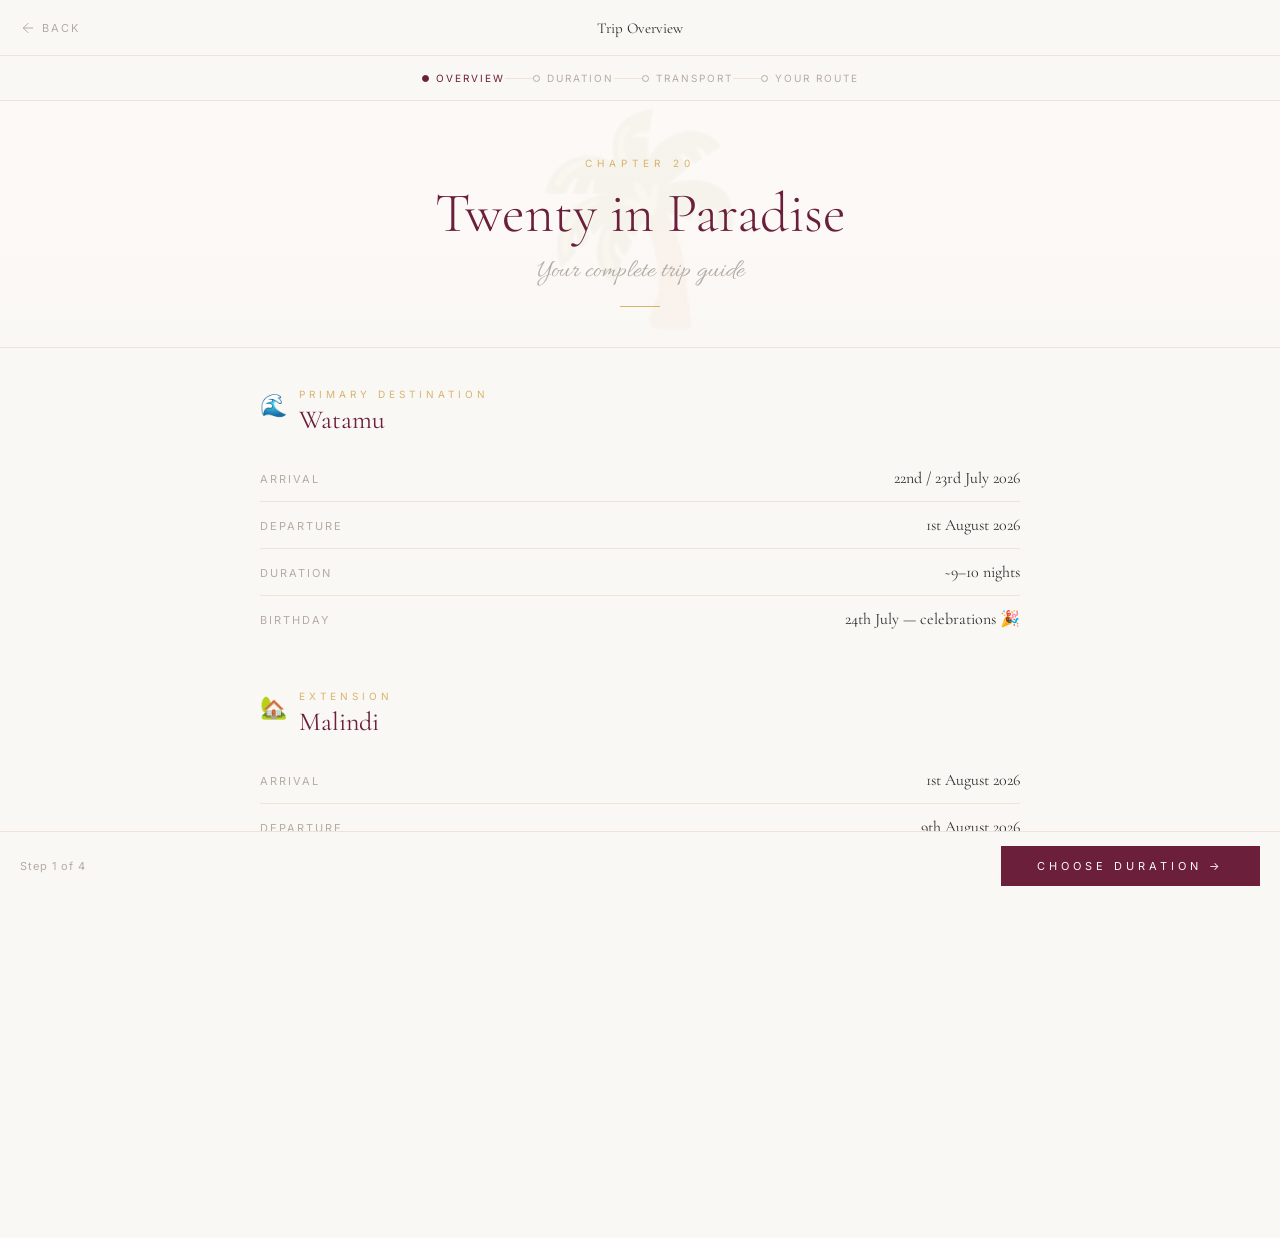
<file: trip.html>
<!DOCTYPE html>
<html lang="en">
<head>
  <meta charset="UTF-8" />
  <meta name="viewport" content="width=device-width, initial-scale=1.0" />
  <title>Trip Overview — Twenty in Paradise</title>
  <link rel="icon" href="assets/favicon.svg" type="image/svg+xml" />
  <meta name="theme-color" content="#6B1F3A" />
  <meta property="og:title" content="Twenty in Paradise — Abby's 20th 🌴" />
  <meta property="og:description" content="You're invited to celebrate Abby's 20th birthday in Watamu and Malindi, July–August 2026." />
  <meta property="og:image" content="https://raw.githubusercontent.com/abigaelp8000-source/20th/feature/full-website-build/intro/image%201.jpeg" />
  <meta property="og:type" content="website" />
  <link rel="preconnect" href="https://fonts.googleapis.com" />
  <link href="https://fonts.googleapis.com/css2?family=Cormorant+Garamond:ital,wght@0,300;0,400;0,600;1,300;1,400&family=Allura&family=Inter:wght@300;400;500&display=swap" rel="stylesheet" />
  <link rel="stylesheet" href="css/style.css" />
  <link rel="stylesheet" href="css/pages.css" />
</head>
<body class="page-body">

  <nav class="page-nav">
    <a href="dashboard.html" class="nav-back">
      <svg viewBox="0 0 24 24" fill="none" stroke="currentColor" stroke-width="1.5" stroke-linecap="round"><path d="M19 12H5M12 5l-7 7 7 7"/></svg>
      Back
    </a>
    <span class="nav-title">Trip Overview</span>
    <span class="nav-right"></span>
  </nav>

  <!-- STEP INDICATOR -->
  <div class="step-indicator" id="step-indicator">
    <div class="step-item active" data-step="0"><div class="step-dot"></div><span>Overview</span></div>
    <div class="step-line"></div>
    <div class="step-item" data-step="1"><div class="step-dot"></div><span>Duration</span></div>
    <div class="step-line"></div>
    <div class="step-item" data-step="2"><div class="step-dot"></div><span>Transport</span></div>
    <div class="step-line"></div>
    <div class="step-item" data-step="3"><div class="step-dot"></div><span>Your Route</span></div>
  </div>

  <!-- ── STEP 0: OVERVIEW ── -->
  <div id="step-0" class="step-panel">
    <div class="page-hero">
      <div class="page-hero-palm">🌴</div>
      <p class="page-eyebrow">Chapter 20</p>
      <h1 class="page-title">Twenty in Paradise</h1>
      <p class="page-script">Your complete trip guide</p>
      <div class="page-gold-bar"></div>
    </div>
    <div class="page-content">

      <div class="section-block">
        <div class="section-header">
          <span class="section-icon">🌊</span>
          <div>
            <div class="section-label">Primary Destination</div>
            <div class="section-heading">Watamu</div>
          </div>
        </div>
        <div class="info-list">
          <div class="info-row"><span class="ir-label">Arrival</span><span class="ir-value">22nd / 23rd July 2026</span></div>
          <div class="info-row"><span class="ir-label">Departure</span><span class="ir-value">1st August 2026</span></div>
          <div class="info-row"><span class="ir-label">Duration</span><span class="ir-value">~9–10 nights</span></div>
          <div class="info-row"><span class="ir-label">Birthday</span><span class="ir-value">24th July — celebrations 🎉</span></div>
        </div>
      </div>

      <div class="section-block">
        <div class="section-header">
          <span class="section-icon">🏡</span>
          <div>
            <div class="section-label">Extension</div>
            <div class="section-heading">Malindi</div>
          </div>
        </div>
        <div class="info-list">
          <div class="info-row"><span class="ir-label">Arrival</span><span class="ir-value">1st August 2026</span></div>
          <div class="info-row"><span class="ir-label">Departure</span><span class="ir-value">9th August 2026</span></div>
          <div class="info-row"><span class="ir-label">Duration</span><span class="ir-value">~8 nights</span></div>
          <div class="info-row"><span class="ir-label">Note</span><span class="ir-value">Optional — your choice</span></div>
        </div>
      </div>

      <div class="note-box">
        🌴 This is more than a birthday trip — it's sunsets, beach days, late-night conversations, new adventures and memories we'll be talking about for years. Every detail has been planned with you in mind.
      </div>

    </div>
    <div class="cta-bar">
      <span class="cta-hint">Step 1 of 4</span>
      <button class="cta-btn" onclick="goStep(1)">Choose Duration →</button>
    </div>
  </div>

  <!-- ── STEP 1: DURATION ── -->
  <div id="step-1" class="step-panel" style="display:none">
    <div class="page-hero">
      <div class="page-hero-palm">⏱️</div>
      <p class="page-eyebrow">Your Trip</p>
      <h1 class="page-title">How Long?</h1>
      <p class="page-script">every moment counts</p>
      <div class="page-gold-bar"></div>
    </div>
    <div class="page-content">
      <div class="section-block">
        <div class="section-header">
          <span class="section-icon">📅</span>
          <div>
            <div class="section-label">Select Your Experience</div>
            <div class="section-heading">How long will you be joining us?</div>
          </div>
        </div>
        <div class="choice-grid">
          <div class="choice-card" id="dur-weekend" onclick="selectDuration('weekend')">
            <div class="choice-icon">🌅</div>
            <div class="choice-label">Weekend</div>
            <div class="choice-sub">22nd / 23rd – 26th July · 4–5 nights</div>
          </div>
          <div class="choice-card" id="dur-week" onclick="selectDuration('week')">
            <div class="choice-icon">🌊</div>
            <div class="choice-label">Full Week</div>
            <div class="choice-sub">22nd / 23rd – 1st August · ~9–10 nights</div>
          </div>
          <div class="choice-card" id="dur-full" onclick="selectDuration('full')">
            <div class="choice-icon">🌴</div>
            <div class="choice-label">Full Experience</div>
            <div class="choice-sub">Watamu + Malindi · through 9th August</div>
          </div>
        </div>
      </div>
    </div>
    <div class="cta-bar">
      <button class="cta-btn-ghost" onclick="goStep(0)">← Back</button>
      <button class="cta-btn" id="dur-next" onclick="goStep(2)" disabled>Choose Transport →</button>
    </div>
  </div>

  <!-- ── STEP 2: TRANSPORT ── -->
  <div id="step-2" class="step-panel" style="display:none">
    <div class="page-hero">
      <div class="page-hero-palm">🚆</div>
      <p class="page-eyebrow">Getting There</p>
      <h1 class="page-title">Transport</h1>
      <p class="page-script">how will you arrive?</p>
      <div class="page-gold-bar"></div>
    </div>
    <div class="page-content">
      <div class="section-block">
        <div class="section-header">
          <span class="section-icon">🗺️</span>
          <div>
            <div class="section-label">Select Transport</div>
            <div class="section-heading">How will you travel to Watamu?</div>
          </div>
        </div>
        <div class="choice-grid">
          <div class="choice-card" id="tr-bus" onclick="selectTransport('bus')">
            <div class="choice-icon">🚌</div>
            <div class="choice-label">Bus</div>
            <div class="choice-sub">Direct to Watamu · Budget-friendly</div>
          </div>
          <div class="choice-card" id="tr-flight" onclick="selectTransport('flight')">
            <div class="choice-icon">✈️</div>
            <div class="choice-label">Flight</div>
            <div class="choice-sub">Fly to Malindi · Fastest option</div>
          </div>
          <div class="choice-card" id="tr-sgr" onclick="selectTransport('sgr')">
            <div class="choice-icon">🚆</div>
            <div class="choice-label">SGR</div>
            <div class="choice-sub">Train to Mombasa · Scenic route</div>
          </div>
        </div>
      </div>
    </div>
    <div class="cta-bar">
      <button class="cta-btn-ghost" onclick="goStep(1)">← Back</button>
      <button class="cta-btn" id="tr-next" onclick="goStep(3)" disabled>View Route →</button>
    </div>
  </div>

  <!-- ── STEP 3: ROUTE ── -->
  <div id="step-3" class="step-panel" style="display:none">
    <div class="page-hero">
      <div class="page-hero-palm">🗺️</div>
      <p class="page-eyebrow">How You Get There</p>
      <h1 class="page-title" id="route-title">Your Route</h1>
      <div class="page-gold-bar"></div>
    </div>
    <div class="page-content" id="route-content"></div>
    <div class="cta-bar">
      <button class="cta-btn-ghost" onclick="goStep(2)">← Back</button>
      <a href="accommodation.html" class="cta-btn">View Accommodation →</a>
    </div>
  </div>

  <script src="js/state.js"></script>
  <script>
    let currentStep = 0;

    // Restore saved selections
    window.addEventListener('DOMContentLoaded', () => {
      const dur = getVal('duration');
      const tr  = getVal('transport');
      if (dur) { selectDuration(dur, true); }
      if (tr)  { selectTransport(tr, true); }
    });

    function goStep(n) {
      document.getElementById('step-' + currentStep).style.display = 'none';
      document.getElementById('step-' + n).style.display = 'block';
      currentStep = n;
      updateStepIndicator(n);
      window.scrollTo(0, 0);
      if (n === 3) buildRoute();
    }

    function buildRoute() {
      const tr = getVal('transport', 'bus');
      const el = document.getElementById('route-content');

      const VILLA = 'Sunrise Villa · Jacaranda Road, Watamu';

      const routeStop = (icon, label, sub, price) => `
        <div style="display:flex;align-items:flex-start;gap:16px;padding:18px 0">
          <div style="width:44px;height:44px;border-radius:50%;background:var(--burgundy);color:var(--ivory);display:flex;align-items:center;justify-content:center;font-size:20px;flex-shrink:0">${icon}</div>
          <div style="flex:1;padding-top:4px">
            <div style="font-family:var(--font-serif);font-size:18px;color:var(--charcoal);margin-bottom:2px">${label}</div>
            ${sub ? `<div style="font-size:12px;color:var(--stone);letter-spacing:1px">${sub}</div>` : ''}
            ${price ? `<div style="font-size:13px;color:var(--gold);font-weight:500;margin-top:4px">${price}</div>` : ''}
          </div>
        </div>`;

      const connector = (label) => `
        <div style="display:flex;align-items:center;gap:14px;padding:4px 0 4px 20px">
          <div style="width:4px;height:40px;background:var(--sand);flex-shrink:0;margin-left:18px"></div>
          <div style="font-size:11px;letter-spacing:2px;color:var(--stone);text-transform:uppercase">${label}</div>
        </div>`;

      let html = '';

      if (tr === 'bus') {
        document.getElementById('route-title').textContent = 'Bus Route';
        html = `
          <div class="note-box">🚌 Book in advance during high season. Several operators run direct services from Nairobi to Watamu / Malindi.</div>
          <div style="background:#fff;border:1px solid var(--sand);padding:8px 20px;margin-bottom:28px">
            ${routeStop('🏙️','Nairobi','Your starting point','')}
            ${connector('Bus · KSh 1,000–2,500 · ~8–10 hrs')}
            ${routeStop('🚌','Watamu / Malindi Bus Stage','Modern Coast · Easy Coach · Tahmeed','')}
            ${connector('Tuk tuk or taxi · KSh 200–500 · ~15 min')}
            ${routeStop('🏡', VILLA,'Jacaranda Road, Watamu','')}
          </div>
          <div class="info-list">
            <div class="info-row"><span class="ir-label">Price</span><span class="ir-value">KSh 1,000–2,500 one way</span></div>
            <div class="info-row"><span class="ir-label">Duration</span><span class="ir-value">~8–10 hours from Nairobi</span></div>
            <div class="info-row"><span class="ir-label">Operators</span><span class="ir-value">Modern Coast · Easy Coach · Tahmeed</span></div>
            <div class="info-row"><span class="ir-label">Drop-off</span><span class="ir-value">Watamu or Malindi bus stage</span></div>
            <div class="info-row"><span class="ir-label">To Villa</span><span class="ir-value">Tuk tuk or taxi · KSh 200–500</span></div>
          </div>`;
      } else if (tr === 'flight') {
        document.getElementById('route-title').textContent = 'Flight Route';
        html = `
          <div class="note-box">✈️ Quickest way to arrive. Fly into Malindi Airport — closest airport to Watamu, just ~30 minutes away.</div>
          <div style="background:#fff;border:1px solid var(--sand);padding:8px 20px;margin-bottom:28px">
            ${routeStop('🏙️','Nairobi','JKIA or Wilson Airport','')}
            ${connector('Flight · ~1 hour')}
            ${routeStop('✈️','Malindi Airport (MYD)','Safarilink · AirKenya · Fly540','')}
            ${connector('Uber / airport taxi · ~30 min')}
            ${routeStop('🏡', VILLA,'Jacaranda Road, Watamu','')}
          </div>
          <div class="info-list">
            <div class="info-row"><span class="ir-label">One Way</span><span class="ir-value">KSh 10,000–12,000</span></div>
            <div class="info-row"><span class="ir-label">Return</span><span class="ir-value">KSh 23,200</span></div>
            <div class="info-row"><span class="ir-label">Duration</span><span class="ir-value">~1 hour flight</span></div>
            <div class="info-row"><span class="ir-label">Airlines</span><span class="ir-value">Safarilink · AirKenya · Fly540</span></div>
            <div class="info-row"><span class="ir-label">Airport → Villa</span><span class="ir-value">Uber / taxi · ~30 min · KSh 1,500–2,500</span></div>
          </div>`;
      } else {
        document.getElementById('route-title').textContent = 'SGR Route';
        html = `
          <div class="note-box">🚆 A scenic, comfortable journey. Take the Madaraka Express to Mombasa, then connect to Watamu by road.</div>
          <div style="background:#fff;border:1px solid var(--sand);padding:8px 20px;margin-bottom:28px">
            ${routeStop('🏙️','Nairobi SGR Terminal','Syokimau','')}
            ${connector('Madaraka Express · KSh 1,500–12,000 · ~4.5 hrs')}
            ${routeStop('🚆','SGR Mombasa Terminus','Miritini','')}
            ${connector('Matatu (Mwembe Tayari) or private taxi · ~2 hrs')}
            ${routeStop('🌊','Watamu Town','Kilifi County','')}
            ${connector('Tuk tuk · ~15 min')}
            ${routeStop('🏡', VILLA,'Jacaranda Road, Watamu','')}
          </div>
          <div class="info-list">
            <div class="info-row"><span class="ir-label">Price</span><span class="ir-value">KSh 1,500–12,000 depending on class</span></div>
            <div class="info-row"><span class="ir-label">Duration</span><span class="ir-value">~4.5 hrs Nairobi → Mombasa</span></div>
            <div class="info-row"><span class="ir-label">Mombasa → Watamu</span><span class="ir-value">Matatu · KSh 400–600 · ~2 hrs</span></div>
            <div class="info-row"><span class="ir-label">Private Transfer</span><span class="ir-value">KSh 4,000–6,000</span></div>
            <div class="info-row"><span class="ir-label">Book SGR at</span><span class="ir-value">madaraka.krc.co.ke</span></div>
          </div>`;
      }

      el.innerHTML = html;
    }

    function updateStepIndicator(active) {
      document.querySelectorAll('.step-item').forEach((el, i) => {
        el.classList.toggle('active', i === active);
        el.classList.toggle('done', i < active);
      });
    }

    function selectDuration(val, silent) {
      ['weekend','week','full'].forEach(v => {
        document.getElementById('dur-' + v).classList.toggle('selected', v === val);
      });
      if (!silent) saveState({ duration: val });
      document.getElementById('dur-next').disabled = false;
    }

    function selectTransport(val, silent) {
      ['bus','flight','sgr'].forEach(v => {
        document.getElementById('tr-' + v).classList.toggle('selected', v === val);
      });
      if (!silent) saveState({ transport: val });
      document.getElementById('tr-next').disabled = false;
    }
  </script>
</body>
</html>
</file>
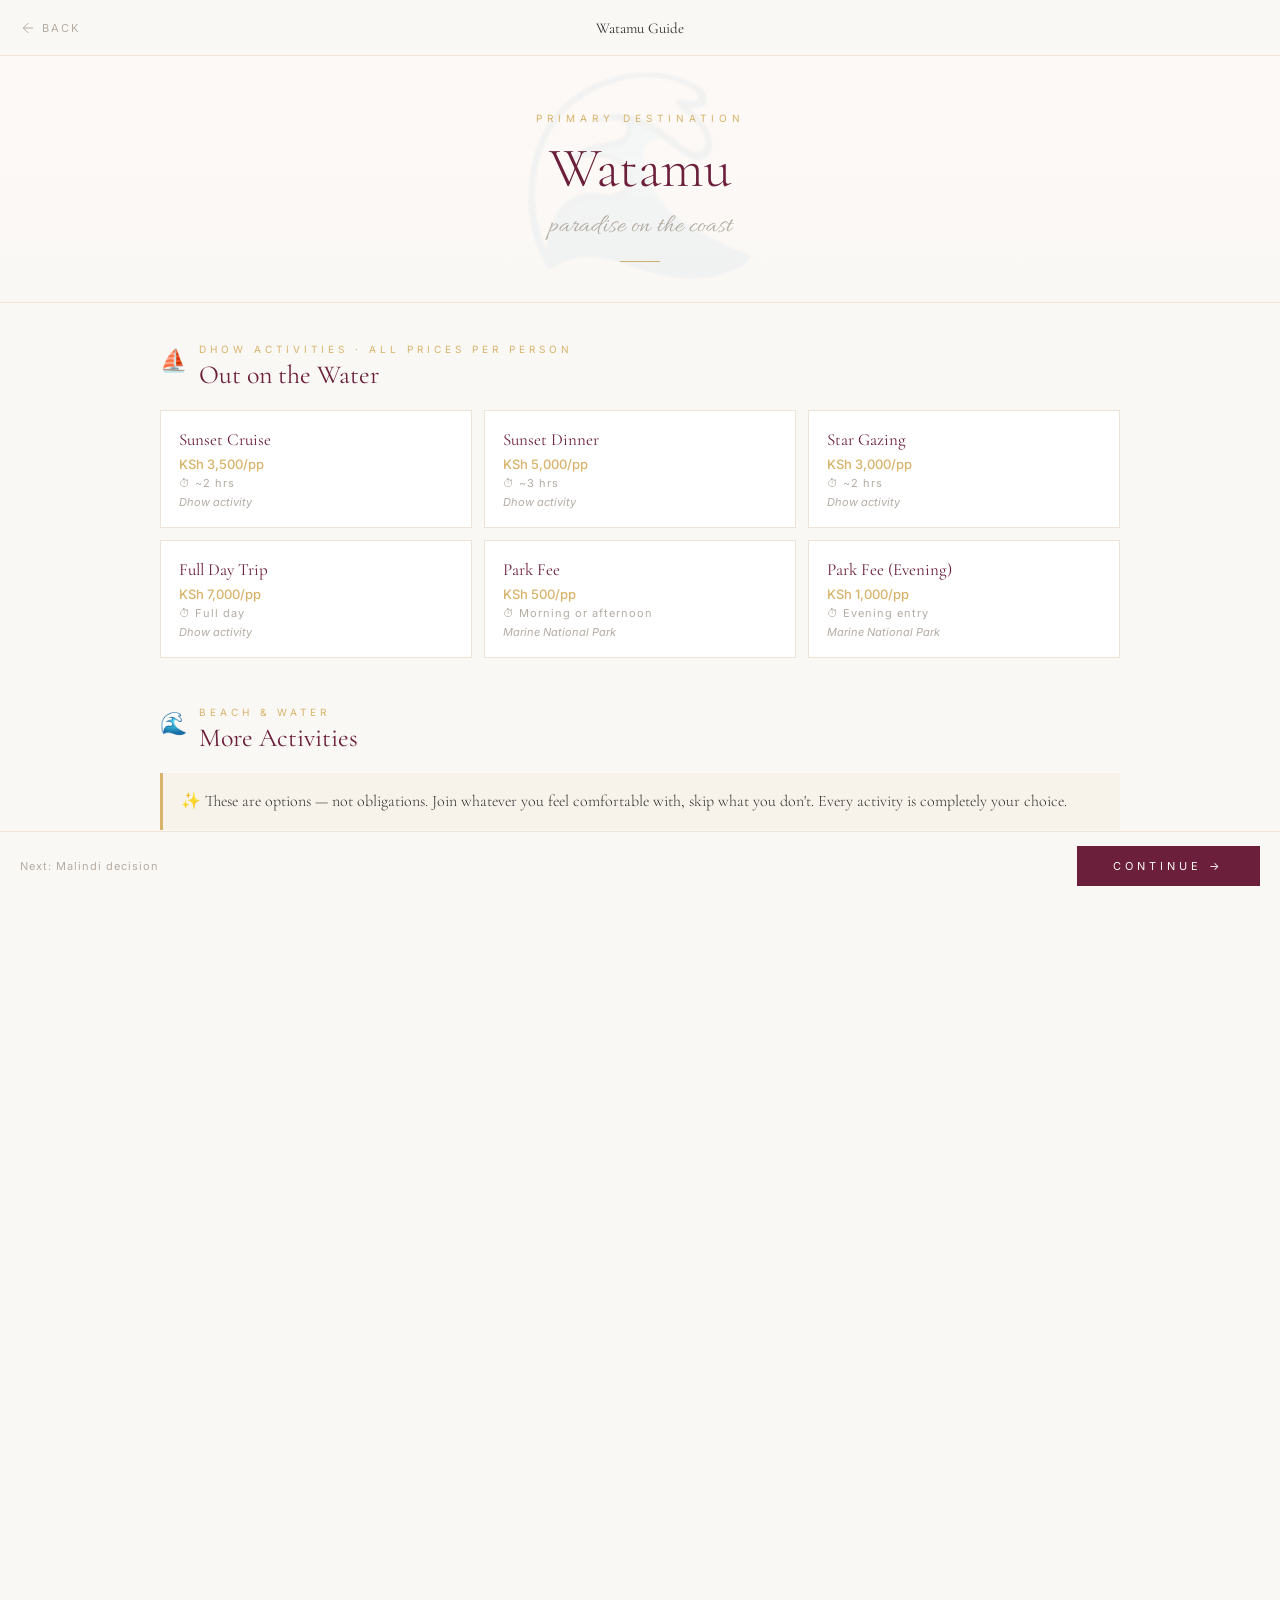
<file: watamu.html>
<!DOCTYPE html>
<html lang="en">
<head>
  <meta charset="UTF-8" />
  <meta name="viewport" content="width=device-width, initial-scale=1.0" />
  <title>Watamu Guide — Twenty in Paradise</title>
  <link rel="icon" href="assets/favicon.svg" type="image/svg+xml" />
  <meta name="theme-color" content="#6B1F3A" />
  <meta property="og:title" content="Twenty in Paradise — Abby's 20th 🌴" />
  <meta property="og:description" content="You're invited to celebrate Abby's 20th birthday in Watamu and Malindi, July–August 2026." />
  <meta property="og:image" content="https://raw.githubusercontent.com/abigaelp8000-source/20th/feature/full-website-build/intro/image%201.jpeg" />
  <meta property="og:type" content="website" />
  <link rel="preconnect" href="https://fonts.googleapis.com" />
  <link href="https://fonts.googleapis.com/css2?family=Cormorant+Garamond:ital,wght@0,300;0,400;0,600;1,300;1,400&family=Allura&family=Inter:wght@300;400;500&display=swap" rel="stylesheet" />
  <link rel="stylesheet" href="css/style.css" />
  <link rel="stylesheet" href="css/pages.css" />
</head>
<body class="page-body">

  <nav class="page-nav">
    <a href="dashboard.html" class="nav-back">
      <svg viewBox="0 0 24 24" fill="none" stroke="currentColor" stroke-width="1.5" stroke-linecap="round"><path d="M19 12H5M12 5l-7 7 7 7"/></svg>
      Back
    </a>
    <span class="nav-title">Watamu Guide</span>
    <span class="nav-right"></span>
  </nav>

  <div class="page-hero">
    <div class="page-hero-palm">🌊</div>
    <p class="page-eyebrow">Primary Destination</p>
    <h1 class="page-title">Watamu</h1>
    <p class="page-script">paradise on the coast</p>
    <div class="page-gold-bar"></div>
  </div>

  <div class="page-content wide">

    <!-- DHOW ACTIVITIES -->
    <div class="section-block" id="dhow">
      <div class="section-header">
        <span class="section-icon">⛵</span>
        <div>
          <div class="section-label">Dhow Activities · All prices per person</div>
          <div class="section-heading">Out on the Water</div>
        </div>
      </div>
      <div class="activities-grid" id="dhow-grid"></div>
    </div>

    <!-- OTHER ACTIVITIES -->
    <div class="section-block" id="activities">
      <div class="section-header">
        <span class="section-icon">🌊</span>
        <div>
          <div class="section-label">Beach & Water</div>
          <div class="section-heading">More Activities</div>
        </div>
      </div>
      <div class="note-box" style="margin-bottom:18px">
        ✨ These are options — not obligations. Join whatever you feel comfortable with, skip what you don't. Every activity is completely your choice.
      </div>
      <div class="activities-grid" id="activities-grid"></div>
    </div>


    <!-- Suggest Activity -->
    <div class="suggest-form" style="margin-bottom:48px">
      <h4>💡 Suggest an Activity</h4>
      <div class="form-field">
        <label>Activity Name</label>
        <input type="text" id="suggest-activity-name" placeholder="e.g. Sunset beach bonfire" />
      </div>
      <div class="form-field">
        <label>Details / Notes</label>
        <input type="text" id="suggest-activity-notes" placeholder="Price, location, anything useful..." />
      </div>
      <button class="form-submit" onclick="submitActivitySuggestion()">Submit Suggestion</button>
      <div id="activity-suggest-confirm" style="display:none;margin-top:12px;font-size:13px;color:var(--palm)">✓ Thanks! Suggestion saved.</div>
    </div>

    <!-- RESTAURANTS -->
    <div class="section-block" id="restaurants">
      <div class="section-header">
        <span class="section-icon">🍽️</span>
        <div>
          <div class="section-label">Eat & Drink</div>
          <div class="section-heading">Restaurants & Clubs</div>
        </div>
      </div>
      <div class="note-box" style="margin-bottom:20px">🍳 We'll be cooking most days at the villa. These are our go-to spots for eating out and nights out.</div>
      <div class="venues-grid" id="restaurants-grid"></div>
    </div>

    <!-- Suggest Restaurant -->
    <div class="suggest-form" style="margin-bottom:48px">
      <h4>🍽️ Suggest a Restaurant or Spot</h4>
      <div class="form-field">
        <label>Place Name</label>
        <input type="text" id="suggest-rest-name" placeholder="e.g. My favourite spot..." />
      </div>
      <div class="form-field">
        <label>Why you love it</label>
        <input type="text" id="suggest-rest-notes" placeholder="Cuisine, vibe, must-order dish..." />
      </div>
      <button class="form-submit" onclick="submitRestSuggestion()">Submit Suggestion</button>
      <div id="rest-suggest-confirm" style="display:none;margin-top:12px;font-size:13px;color:var(--palm)">✓ Thanks! Suggestion saved.</div>
    </div>

    <!-- LOCAL TRANSPORT -->
    <div class="section-block">
      <div class="section-header">
        <span class="section-icon">🛺</span>
        <div>
          <div class="section-label">Getting Around</div>
          <div class="section-heading">Local Transport</div>
        </div>
      </div>
      <div class="info-list">
        <div class="info-row"><span class="ir-label">🛺 Tuk Tuk</span><span class="ir-value">KSh 300–600 · negotiate fare first</span></div>
        <div class="info-row"><span class="ir-label">🏍️ Boda Boda</span><span class="ir-value">KSh 100–300 · quickest for solo trips</span></div>
        <div class="info-row"><span class="ir-label">🚕 Uber</span><span class="ir-value">Not always available · best for groups & nights out</span></div>
        <div class="info-row"><span class="ir-label">Tip</span><span class="ir-value">Always agree on price before boarding a tuk tuk or boda</span></div>
      </div>
    </div>

    <!-- PACKING -->
    <div class="section-block" id="packing">
      <div class="section-header">
        <span class="section-icon">🎒</span>
        <div>
          <div class="section-label">Interactive Checklist</div>
          <div class="section-heading">Packing Guide</div>
        </div>
      </div>
      <p style="font-family:var(--font-serif);font-size:16px;font-weight:300;color:var(--stone);margin-bottom:20px">
        Tap items to check them off. Your list saves automatically.
      </p>
      <div class="packing-grid" id="packing-grid"></div>
      <div class="add-custom" style="margin-top:16px">
        <input type="text" id="custom-item-input" placeholder="Add your own item..." />
        <button onclick="addCustomItem()">+ Add</button>
      </div>
    </div>

  </div>

  <div class="cta-bar">
    <span class="cta-hint">Next: Malindi decision</span>
    <a href="malindi.html" class="cta-btn" onclick="saveActivities()">Continue →</a>
  </div>

  <script src="js/state.js"></script>
  <script>
    const DHOW = [
      { id:'sunset-cruise',  name:'Sunset Cruise',        price:'KSh 3,500/pp', duration:'~2 hrs', note:'Dhow activity' },
      { id:'sunset-dinner',  name:'Sunset Dinner',        price:'KSh 5,000/pp', duration:'~3 hrs', note:'Dhow activity' },
      { id:'star-gazing',    name:'Star Gazing',          price:'KSh 3,000/pp', duration:'~2 hrs', note:'Dhow activity' },
      { id:'full-day-trip',  name:'Full Day Trip',        price:'KSh 7,000/pp', duration:'Full day', note:'Dhow activity' },
      { id:'park-fee-day',   name:'Park Fee',             price:'KSh 500/pp',   duration:'Morning or afternoon', note:'Marine National Park' },
      { id:'park-fee-eve',   name:'Park Fee (Evening)',   price:'KSh 1,000/pp', duration:'Evening entry', note:'Marine National Park' },
    ];

    const ACTIVITIES = [
      { id:'clear-kayak',    name:'Clear Kayak Photoshoot', price:'KSh 1,500–3,500', duration:'30 mins',   note:'Transparent kayak' },
      { id:'paddle-board',   name:'Paddle Boarding',        price:'KSh 1,000–2,500', duration:'1 hr',      note:'' },
      { id:'canoe-mida',     name:'Canoe at Mida Creek',    price:'KSh 800–2,000',   duration:'1 hr',      note:'Through the mangroves' },
      { id:'horse-riding',   name:'Beach Horse Riding',     price:'KSh 2,000–5,000', duration:'30–60 mins',note:'' },
    ];

    const RESTAURANTS = [
      { emoji:'🍛', name:'Timboni', type:'Swahili Cuisine · Local favourite' },
      { emoji:'🍽️', name:'Paparemo', type:'Restaurant · Beach vibes' },
      { emoji:'🍺', name:'Lichthaus', type:'Bar & Restaurant' },
      { emoji:'🦀', name:'Crabshack', type:'Seafood · Must try' },
      { emoji:'🏖️', name:'Cocomo', type:'Beach bar & restaurant' },
      { emoji:'🌶️', name:'Pilipan', type:'Restaurant' },
      { emoji:'🍦', name:'Non Solo Gelato', type:'Gelato & Café' },
      { emoji:'🪨', name:'The Cave', type:'Unique dining experience' },
      { emoji:'🌅', name:'Sun Palm Beach Resort', type:'Resort restaurant & bar' },
    ];

    const DEFAULT_PACKING = [
      'Swimwear','Bikinis','Maxi Dresses','Short Dresses',
      'Casual Outfits','Night Out Outfit','Sandals / Flip Flops',
      'Sunscreen (SPF 50+)','After-sun Lotion','Sunglasses',
      'Hat / Cap','Power Bank','Portable Fan',
      'Toiletries','Medication','ID / Passport',
      'Cash (KSh)','Reusable Water Bottle','Insect Repellent',
      'Light Jacket (evenings)','Underwater Camera',
    ];

    function buildActivities() {
      const saved = getVal('watamu_activities', []);
      const build = (items, containerId) => {
        const grid = document.getElementById(containerId);
        grid.innerHTML = '';
        items.forEach(a => {
          const div = document.createElement('div');
          div.className = 'activity-card' + (saved.includes(a.id) ? ' selected' : '');
          div.id = 'ac-' + a.id;
          div.innerHTML = `
            <div class="ac-check">✓</div>
            <div class="ac-name">${a.name}</div>
            <div class="ac-price">${a.price}</div>
            <div class="ac-meta">⏱ ${a.duration}</div>
            ${a.note ? `<div class="ac-note">${a.note}</div>` : ''}
          `;
          div.onclick = () => toggleActivity(a.id, 'watamu_activities', 'ac-' + a.id);
          grid.appendChild(div);
        });
      };
      build(DHOW, 'dhow-grid');
      build(ACTIVITIES, 'activities-grid');
    }

    function toggleActivity(id, key, elId) {
      toggleArrayItem(key, id);
      document.getElementById(elId).classList.toggle('selected');
    }

    function buildRestaurants() {
      const grid = document.getElementById('restaurants-grid');
      RESTAURANTS.forEach(r => {
        const div = document.createElement('div');
        div.className = 'venue-card';
        div.innerHTML = `<div class="venue-emoji">${r.emoji}</div><div class="venue-name">${r.name}</div><div class="venue-type">${r.type}</div>`;
        grid.appendChild(div);
      });
    }

    function buildPacking() {
      const saved = getVal('packing', DEFAULT_PACKING.slice(0, 4));
      const custom = getVal('custom_packing', []);
      const all = [...DEFAULT_PACKING, ...custom];
      const grid = document.getElementById('packing-grid');
      grid.innerHTML = '';
      all.forEach(item => {
        const div = document.createElement('div');
        div.className = 'pack-item' + (saved.includes(item) ? ' checked' : '');
        div.innerHTML = `<div class="pack-checkbox">${saved.includes(item) ? '✓' : ''}</div><span>${item}</span>`;
        div.onclick = () => togglePackItem(item, div);
        grid.appendChild(div);
      });
    }

    function togglePackItem(item, el) {
      const arr = getVal('packing', []);
      const idx = arr.indexOf(item);
      if (idx === -1) arr.push(item);
      else arr.splice(idx, 1);
      saveState({ packing: arr });
      el.classList.toggle('checked');
      el.querySelector('.pack-checkbox').textContent = el.classList.contains('checked') ? '✓' : '';
    }

    function addCustomItem() {
      const input = document.getElementById('custom-item-input');
      const val = input.value.trim();
      if (!val) return;
      const custom = getVal('custom_packing', []);
      if (!custom.includes(val)) {
        custom.push(val);
        saveState({ custom_packing: custom });
      }
      input.value = '';
      buildPacking();
    }

    document.getElementById('custom-item-input').addEventListener('keydown', e => {
      if (e.key === 'Enter') addCustomItem();
    });

    function submitActivitySuggestion() {
      const name = document.getElementById('suggest-activity-name').value.trim();
      const notes = document.getElementById('suggest-activity-notes').value.trim();
      if (!name) return;
      const suggestions = getVal('activity_suggestions', []);
      suggestions.push({ name, notes, destination: 'Watamu', date: new Date().toISOString() });
      saveState({ activity_suggestions: suggestions });
      document.getElementById('suggest-activity-name').value = '';
      document.getElementById('suggest-activity-notes').value = '';
      document.getElementById('activity-suggest-confirm').style.display = 'block';
      setTimeout(() => { document.getElementById('activity-suggest-confirm').style.display = 'none'; }, 3000);
    }

    function submitRestSuggestion() {
      const name = document.getElementById('suggest-rest-name').value.trim();
      const notes = document.getElementById('suggest-rest-notes').value.trim();
      if (!name) return;
      const suggestions = getVal('restaurant_suggestions', []);
      suggestions.push({ name, notes, destination: 'Watamu', date: new Date().toISOString() });
      saveState({ restaurant_suggestions: suggestions });
      document.getElementById('suggest-rest-name').value = '';
      document.getElementById('suggest-rest-notes').value = '';
      document.getElementById('rest-suggest-confirm').style.display = 'block';
      setTimeout(() => { document.getElementById('rest-suggest-confirm').style.display = 'none'; }, 3000);
    }

    function saveActivities() { /* already saved in real-time */ }

    buildActivities();
    buildRestaurants();
    buildPacking();
  </script>
</body>
</html>
</file>
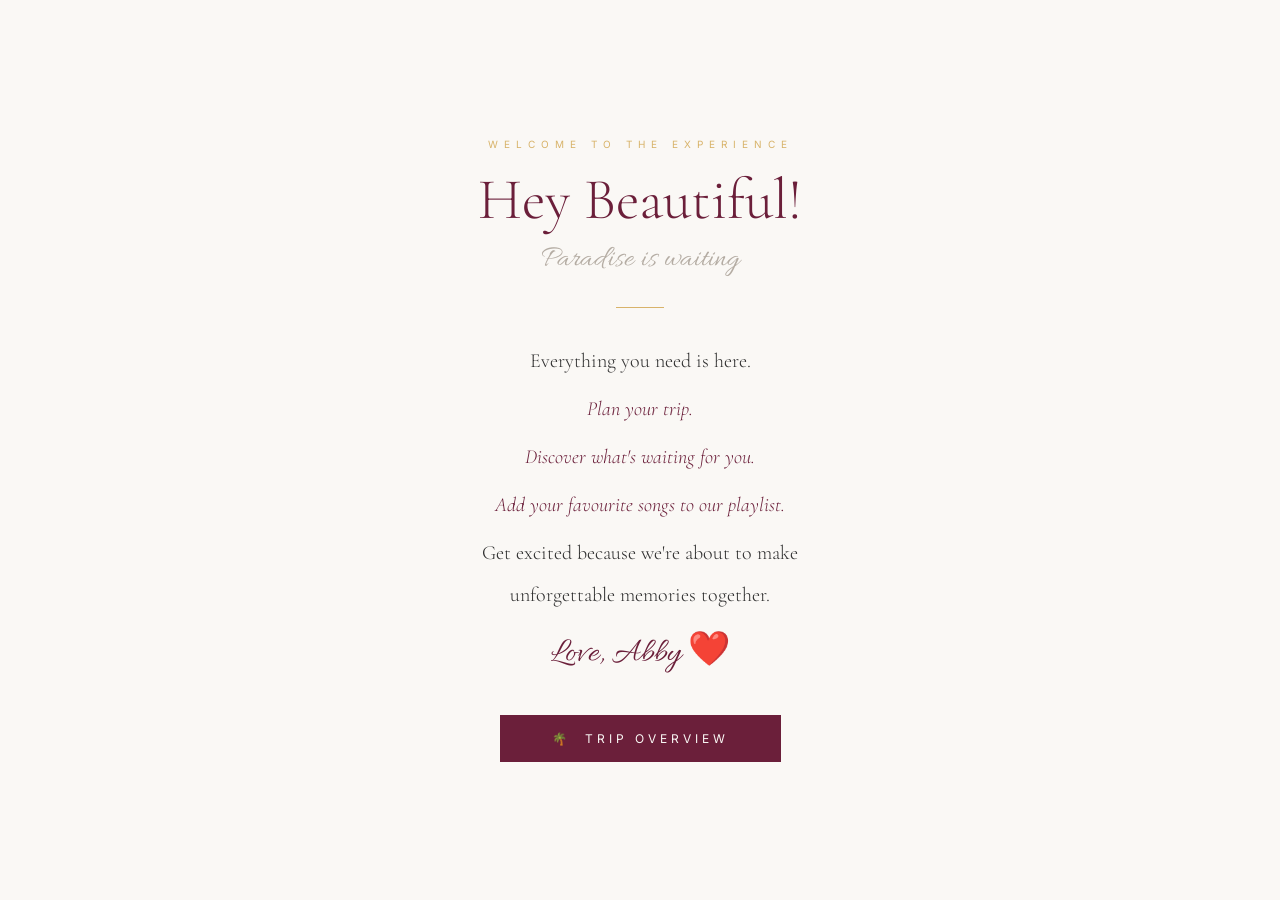
<file: welcome.html>
<!DOCTYPE html>
<html lang="en">
<head>
  <meta charset="UTF-8" />
  <meta name="viewport" content="width=device-width, initial-scale=1.0" />
  <title>Welcome — Twenty in Paradise</title>
  <link rel="icon" href="assets/favicon.svg" type="image/svg+xml" />
  <meta name="theme-color" content="#6B1F3A" />
  <meta property="og:title" content="Twenty in Paradise — Abby's 20th 🌴" />
  <meta property="og:description" content="You're invited to celebrate Abby's 20th birthday in Watamu and Malindi, July–August 2026." />
  <meta property="og:image" content="https://raw.githubusercontent.com/abigaelp8000-source/20th/feature/full-website-build/intro/image%201.jpeg" />
  <meta property="og:type" content="website" />
  <link rel="preconnect" href="https://fonts.googleapis.com" />
  <link href="https://fonts.googleapis.com/css2?family=Cormorant+Garamond:ital,wght@0,300;0,400;0,600;1,300;1,400&family=Allura&family=Inter:wght@300;400;500&display=swap" rel="stylesheet" />
  <link rel="stylesheet" href="css/style.css" />
  <style>
    html, body { height: 100%; overflow: hidden; }
    .welcome-screen {
      position: fixed; inset: 0;
      display: flex; align-items: center; justify-content: center;
      background: #FAF8F5; padding: 24px;
      overflow-y: auto;
    }
    .palm-bg {
      position: fixed; top: 50%; left: 50%;
      transform: translate(-50%, -55%);
      font-size: 300px; opacity: 0.04;
      pointer-events: none; user-select: none; line-height: 1; z-index: 0;
    }
    .welcome-card {
      max-width: 520px; width: 100%;
      text-align: center; position: relative; z-index: 1;
      animation: slideUpAnim 0.8s cubic-bezier(0.22,1,0.36,1);
    }
    @keyframes slideUpAnim {
      from { opacity:0; transform:translateY(28px); }
      to   { opacity:1; transform:translateY(0); }
    }
    .w-eyebrow {
      font-size: 10px; letter-spacing: 6px; color: var(--gold);
      text-transform: uppercase; margin-bottom: 18px;
    }
    .w-title {
      font-family: var(--font-serif);
      font-size: clamp(36px, 8vw, 58px); font-weight: 300;
      color: var(--burgundy); line-height: 1.1; margin-bottom: 10px;
    }
    .w-script {
      font-family: var(--font-script); font-size: 30px;
      color: var(--stone); margin-bottom: 28px;
    }
    .gold-bar { width: 48px; height: 1px; background: var(--gold); margin: 0 auto 32px; }
    .w-body {
      font-family: var(--font-serif); font-size: clamp(17px,3vw,20px);
      font-weight: 300; color: var(--charcoal); line-height: 2.1;
      margin-bottom: 12px;
    }
    .w-body p { margin-bottom: 6px; }
    .w-body em { font-style: italic; color: var(--burgundy); }
    .w-sig {
      font-family: var(--font-script); font-size: 34px;
      color: var(--burgundy); margin-bottom: 40px;
    }
    .w-btn {
      display: inline-block; padding: 16px 52px;
      background: var(--burgundy); color: var(--ivory);
      text-decoration: none; font-family: var(--font-sans);
      font-size: 12px; letter-spacing: 4px; text-transform: uppercase;
      transition: background 0.3s, transform 0.2s;
      border: none; cursor: pointer;
    }
    .w-btn:hover { background: var(--burgundy-l); }
    .w-btn:active { transform: scale(0.97); }
  </style>
</head>
<body>
  <div class="palm-bg" aria-hidden="true">🌴</div>
  <div class="welcome-screen">
    <div class="welcome-card">
      <p class="w-eyebrow">Welcome to the Experience</p>
      <h1 class="w-title">Hey Beautiful!</h1>
      <p class="w-script">Paradise is waiting</p>
      <div class="gold-bar"></div>
      <div class="w-body">
        <p>Everything you need is here.</p>
        <p><em>Plan your trip.</em></p>
        <p><em>Discover what's waiting for you.</em></p>
        <p><em>Add your favourite songs to our playlist.</em></p>
        <p>Get excited because we're about to make<br>unforgettable memories together.</p>
      </div>
      <div class="w-sig">Love, Abby ❤️</div>
      <a href="trip.html" class="w-btn">🌴 &nbsp;Trip Overview</a>
    </div>
  </div>
  <script>
  </script>
</body>
</html>
</file>
<file: css/style.css>
/* ================================================
   TWENTY IN PARADISE — Global Styles
   ================================================ */

*, *::before, *::after { margin: 0; padding: 0; box-sizing: border-box; }

:root {
  --ivory:      #FAF8F5;
  --burgundy:   #6B1F3A;
  --burgundy-l: #8B2A4E;
  --blush:      #F6D6DE;
  --gold:       #D8B36A;
  --palm:       #6F8F72;
  --sand:       #EDE4D7;
  --stone:      #B4ACA3;
  --charcoal:   #2F2F2F;
  --white:      #FFFFFF;

  --font-serif: 'Cormorant Garamond', Georgia, serif;
  --font-sans:  'Inter', system-ui, sans-serif;
  --font-script:'Allura', cursive;
}

html, body {
  height: 100%;
  background: var(--ivory);
  color: var(--charcoal);
  font-family: var(--font-sans);
}

/* Only lock scroll on the index/landing page */
body.index-body {
  overflow: hidden;
}

/* ── SCREENS ── */
.screen-disabled {
  position: fixed;
  inset: 0;
  display: flex;
  align-items: center;
  justify-content: center;
  background: var(--ivory);
  opacity: 0;
  pointer-events: none;
  transition: opacity 0.9s ease;
  z-index: 10;
}

.overlay {
  position: fixed;
  inset: 0;
  background: rgba(47,47,47,0.72);
  display: flex;
  align-items: center;
  justify-content: center;
  z-index: 50;
  padding: 20px;
  backdrop-filter: blur(4px);
}
.overlay.hidden { display: none; }

/* ── LOADING ── */
.loading-inner {
  text-align: center;
  display: flex;
  flex-direction: column;
  align-items: center;
  gap: 20px;
}
.loading-logo {
  font-family: var(--font-serif);
  font-size: 14px;
  letter-spacing: 8px;
  color: var(--charcoal);
  text-transform: uppercase;
}
.loading-logo .gold { color: var(--gold); }
.loading-bar-track {
  width: 200px;
  height: 1px;
  background: var(--sand);
  overflow: hidden;
}
.loading-bar-fill {
  height: 100%;
  width: 0;
  background: linear-gradient(90deg, var(--gold), var(--burgundy));
  animation: loadBar 2.6s cubic-bezier(0.4,0,0.2,1) forwards;
}
@keyframes loadBar { to { width: 100%; } }
.loading-text {
  font-size: 10px;
  letter-spacing: 4px;
  color: var(--stone);
  text-transform: uppercase;
  animation: breathe 1.8s ease-in-out infinite;
}
@keyframes breathe { 0%,100%{opacity:0.3} 50%{opacity:1} }

/* ── SLIDESHOW ── */
.slideshow-wrap {
  display: flex;
  flex-direction: column;
  align-items: center;
  gap: 28px;
}
.slide-frame {
  position: relative;
  width: 280px;
  height: 360px;
  border: 1px solid rgba(216,179,106,0.25);
}
.slide {
  position: absolute;
  inset: 0;
  display: flex;
  flex-direction: column;
  align-items: center;
  justify-content: center;
  gap: 16px;
  opacity: 0;
  transition: opacity 1s ease;
}
.slide.active { opacity: 1; }
.slide-ph {
  width: 160px;
  height: 180px;
  border: 1px dashed rgba(216,179,106,0.3);
  display: flex;
  align-items: center;
  justify-content: center;
  background: rgba(255,255,255,0.03);
}
.slide-ph.recent { border-color: rgba(216,179,106,0.5); }
.slide-ph.current { border-color: var(--gold); background: rgba(216,179,106,0.07); }
.slide-emoji { font-size: 48px; }
.slide-era {
  font-family: var(--font-script);
  font-size: 28px;
  color: var(--gold);
  text-align: center;
}
.slide-dots {
  display: flex;
  gap: 10px;
}
.dot {
  width: 5px; height: 5px;
  border-radius: 50%;
  background: rgba(216,179,106,0.25);
  transition: background 0.4s;
  display: inline-block;
}
.dot.active { background: var(--gold); }

/* ── TITLE ── */
.title-inner {
  text-align: center;
  display: flex;
  flex-direction: column;
  align-items: center;
  gap: 0;
  padding: 40px 24px;
}
.t-chapter {
  font-size: 11px;
  letter-spacing: 6px;
  color: var(--gold);
  text-transform: uppercase;
  margin-bottom: 18px;
}
.t-main {
  font-family: var(--font-serif);
  font-size: clamp(48px, 8vw, 72px);
  font-weight: 300;
  color: var(--burgundy);
  line-height: 1.08;
  margin-bottom: 16px;
}
.t-script {
  font-family: var(--font-script);
  font-size: 28px;
  color: var(--stone);
  margin-bottom: 28px;
}
.gold-bar {
  width: 48px;
  height: 1px;
  background: var(--gold);
  margin-bottom: 20px;
}
.t-date {
  font-size: 10px;
  letter-spacing: 4px;
  color: var(--stone);
  text-transform: uppercase;
  margin-bottom: 44px;
}

/* ── COUNTDOWN ── */
.countdown {
  display: flex;
  align-items: flex-start;
  gap: 16px;
  margin-bottom: 48px;
}
.count-unit { text-align: center; }
.count-num {
  font-family: var(--font-serif);
  font-size: 40px;
  font-weight: 300;
  color: var(--burgundy);
  line-height: 1;
  min-width: 52px;
}
.count-lbl {
  font-size: 9px;
  letter-spacing: 3px;
  color: var(--stone);
  text-transform: uppercase;
  margin-top: 6px;
}
.count-sep {
  font-family: var(--font-serif);
  font-size: 32px;
  color: var(--gold);
  margin-top: 4px;
  opacity: 0.6;
}

/* ── BEGIN BUTTON ── */
.begin-btn {
  padding: 15px 52px;
  border: 1px solid var(--burgundy);
  background: transparent;
  font-family: var(--font-sans);
  font-size: 11px;
  letter-spacing: 4px;
  color: var(--burgundy);
  text-transform: uppercase;
  cursor: pointer;
  transition: background 0.35s, color 0.35s, transform 0.2s;
}
.begin-btn:hover {
  background: var(--burgundy);
  color: var(--ivory);
}
.begin-btn:active { transform: scale(0.97); }

/* ── WAVE ── */
.wave-bottom {
  position: absolute;
  bottom: 0; left: 0;
  width: 100%;
  height: 80px;
  pointer-events: none;
}

/* ── FADE UP ANIMATION ── */
.fade-up {
  opacity: 0;
  transform: translateY(18px);
  transition: opacity 0.8s ease, transform 0.8s ease;
}
.fade-up.visible {
  opacity: 1;
  transform: translateY(0);
}
.delay-1 { transition-delay: 0.1s; }
.delay-2 { transition-delay: 0.35s; }
.delay-3 { transition-delay: 0.6s; }
.delay-4 { transition-delay: 0.8s; }
.delay-5 { transition-delay: 1.0s; }
.delay-6 { transition-delay: 1.3s; }
.delay-7 { transition-delay: 1.8s; }

/* ── INVITATION ── */
.env-card {
  background: var(--ivory);
  max-width: 460px;
  width: 100%;
  padding: 56px 48px;
  text-align: center;
  border: 1px solid rgba(216,179,106,0.35);
  position: relative;
}
@media (max-width: 500px) {
  .env-card { padding: 40px 28px; }
}
.env-top-ornament {
  font-size: 28px;
  color: var(--gold);
  margin-bottom: 24px;
  letter-spacing: 6px;
}
.env-greeting {
  font-family: var(--font-script);
  font-size: 36px;
  color: var(--burgundy);
  margin-bottom: 24px;
}
.env-body {
  font-family: var(--font-serif);
  font-size: 17px;
  font-weight: 300;
  color: var(--charcoal);
  line-height: 1.95;
  margin-bottom: 32px;
}
.env-body p { margin-bottom: 10px; }
.env-body em { font-style: italic; color: var(--burgundy); }
.env-list { line-height: 2.1; }
.env-sig {
  font-family: var(--font-script);
  font-size: 32px;
  color: var(--burgundy);
  margin-bottom: 32px;
}
.env-divider {
  width: 56px;
  height: 1px;
  background: var(--gold);
  margin: 0 auto 32px;
}
.env-actions {
  display: flex;
  gap: 12px;
  justify-content: center;
  flex-wrap: wrap;
}
.btn-yes {
  padding: 14px 36px;
  background: var(--burgundy);
  color: var(--ivory);
  border: none;
  font-family: var(--font-sans);
  font-size: 11px;
  letter-spacing: 3px;
  text-transform: uppercase;
  cursor: pointer;
  transition: background 0.3s, transform 0.2s;
}
.btn-yes:hover { background: var(--burgundy-l); }
.btn-yes:active { transform: scale(0.97); }
.btn-no {
  padding: 14px 36px;
  background: transparent;
  color: var(--stone);
  border: 1px solid var(--sand);
  font-family: var(--font-sans);
  font-size: 11px;
  letter-spacing: 3px;
  text-transform: uppercase;
  cursor: pointer;
  transition: border-color 0.3s, color 0.3s;
}
.btn-no:hover { border-color: var(--stone); color: var(--charcoal); }

/* ── CONFIRMED ── */
.confirmed-inner {
  text-align: center;
  display: flex;
  flex-direction: column;
  align-items: center;
  gap: 16px;
  z-index: 2;
}
.conf-sparkle {
  font-family: var(--font-script);
  font-size: 64px;
  color: var(--gold);
  animation: float 3s ease-in-out infinite;
}
@keyframes float { 0%,100%{transform:translateY(0)} 50%{transform:translateY(-10px)} }
.conf-title {
  font-family: var(--font-serif);
  font-size: 42px;
  font-weight: 300;
  color: var(--burgundy);
}
.conf-sub {
  font-size: 11px;
  letter-spacing: 3px;
  color: var(--stone);
  text-transform: uppercase;
  margin-bottom: 24px;
}
.conf-btn {
  display: inline-block;
  padding: 14px 48px;
  background: var(--burgundy);
  color: var(--ivory);
  text-decoration: none;
  font-family: var(--font-sans);
  font-size: 11px;
  letter-spacing: 4px;
  text-transform: uppercase;
  transition: background 0.3s;
}
.conf-btn:hover { background: var(--burgundy-l); }

/* ── CONFETTI ── */
.confetti-piece {
  position: fixed;
  width: 8px;
  height: 8px;
  top: -12px;
  border-radius: 2px;
  pointer-events: none;
  animation: fallDown linear forwards;
}
@keyframes fallDown {
  0%   { transform: translateY(0) rotate(0deg);    opacity: 1; }
  100% { transform: translateY(105vh) rotate(900deg); opacity: 0; }
}

/* ── SLIDE UP ANIMATION ── */
.slide-up {
  animation: slideUpAnim 0.65s cubic-bezier(0.22,1,0.36,1) forwards;
}
@keyframes slideUpAnim {
  from { opacity:0; transform: translateY(32px); }
  to   { opacity:1; transform: translateY(0); }
}

/* ── PALM BG (title + confirmed screens) ── */
.palm-bg {
  position: absolute; top: 50%; left: 50%;
  transform: translate(-50%, -55%);
  font-size: 320px; opacity: 0.045;
  pointer-events: none; user-select: none;
  line-height: 1; z-index: 0;
}
.title-inner, .confirmed-inner { position: relative; z-index: 1; }

/* ── INVITATION: compact ── */
.env-card {
  background: #FAF8F5;
  max-width: 400px; width: 100%;
  padding: 44px 40px;
  text-align: center;
  border: 1px solid rgba(216,179,106,0.35);
  animation: slideUpAnim 0.65s cubic-bezier(0.22,1,0.36,1);
}
@media (max-width: 480px) {
  .env-card { padding: 32px 24px; }
}
.env-top-ornament { font-size: 22px; color: #D8B36A; margin-bottom: 18px; letter-spacing: 8px; }
.env-greeting {
  font-family: var(--font-script); font-size: 34px;
  color: var(--burgundy); margin-bottom: 18px;
}
.env-body {
  font-family: var(--font-serif); font-size: 16px;
  font-weight: 300; color: var(--charcoal); line-height: 1.85; margin-bottom: 24px;
}
.env-body p { margin-bottom: 8px; }
.env-body em { font-style: italic; color: var(--burgundy); }
.env-sig { font-family: var(--font-script); font-size: 28px; color: var(--burgundy); margin-bottom: 24px; }
.env-divider { width: 48px; height: 1px; background: var(--gold); margin: 0 auto 24px; }
.env-actions { display: flex; gap: 10px; justify-content: center; flex-wrap: wrap; }
.btn-yes {
  padding: 12px 28px; background: var(--burgundy); color: var(--ivory);
  border: none; font-family: var(--font-sans); font-size: 11px;
  letter-spacing: 3px; text-transform: uppercase; cursor: pointer;
  transition: background 0.3s;
}
.btn-yes:hover { background: var(--burgundy-l); }
.btn-no {
  padding: 12px 28px; background: transparent; color: var(--stone);
  border: 1px solid var(--sand); font-family: var(--font-sans);
  font-size: 11px; letter-spacing: 2px; text-transform: uppercase;
  cursor: pointer; transition: border-color 0.3s, color 0.3s;
  font-weight: 600;
}
.btn-no:hover { border-color: var(--stone); color: var(--charcoal); }

/* ── MUSIC BTN (index) ── */
.music-btn {
  position: fixed; bottom: 24px; right: 24px;
  background: rgba(250,248,245,0.9); border: 1px solid #EDE4D7;
  color: #6B1F3A; cursor: pointer; padding: 10px 16px;
  display: flex; align-items: center; gap: 8px;
  font-family: 'Inter', sans-serif; font-size: 10px;
  letter-spacing: 2px; text-transform: uppercase; z-index: 200;
  backdrop-filter: blur(4px); transition: border-color 0.3s;
}
.music-btn:hover { border-color: #D8B36A; }
.music-btn.playing { border-color: #D8B36A; color: #D8B36A; }
</file>
<file: css/pages.css>
/* TWENTY IN PARADISE — Inner Pages */

/* Fix scrolling for all inner pages */
html, body { overflow-x: hidden; overflow-y: auto; }

.page-body {
  background: var(--ivory);
  min-height: 100vh;
  color: var(--charcoal);
  font-family: var(--font-sans);
  overflow-x: hidden;
  overflow-y: auto;
}

:root {
  --ivory:      #FAF8F5;
  --burgundy:   #6B1F3A;
  --burgundy-l: #8B2A4E;
  --blush:      #F6D6DE;
  --gold:       #D8B36A;
  --palm:       #6F8F72;
  --sand:       #EDE4D7;
  --stone:      #B4ACA3;
  --charcoal:   #2F2F2F;
  --white:      #FFFFFF;
  --font-serif: 'Cormorant Garamond', Georgia, serif;
  --font-sans:  'Inter', system-ui, sans-serif;
  --font-script:'Allura', cursive;
}

/* ── TOP NAV ── */
.page-nav {
  position: sticky; top: 0;
  background: rgba(250,248,245,0.97);
  border-bottom: 1px solid var(--sand);
  display: flex; align-items: center;
  padding: 0 20px; height: 56px;
  z-index: 100; backdrop-filter: blur(8px);
  gap: 12px;
}
.nav-back {
  display: flex; align-items: center; gap: 6px;
  text-decoration: none; color: var(--stone);
  font-size: 11px; letter-spacing: 2px;
  text-transform: uppercase; transition: color 0.2s;
  flex-shrink: 0;
}
.nav-back:hover { color: var(--burgundy); }
.nav-back svg { width: 16px; height: 16px; }
.nav-title {
  font-family: var(--font-serif); font-size: 15px;
  color: var(--charcoal); flex: 1; text-align: center;
}
.nav-right { flex-shrink: 0; min-width: 60px; text-align: right; }

/* ── PAGE HERO ── */
.page-hero {
  text-align: center; padding: 56px 24px 40px;
  border-bottom: 1px solid var(--sand);
  background: linear-gradient(to bottom, #FDF9F6, var(--ivory));
  position: relative; overflow: hidden;
}
.page-hero-palm {
  position: absolute; top: 50%; left: 50%;
  transform: translate(-50%, -55%);
  font-size: 200px; opacity: 0.04;
  pointer-events: none; user-select: none; line-height: 1;
}
.page-eyebrow {
  font-size: 10px; letter-spacing: 5px;
  color: var(--gold); text-transform: uppercase;
  margin-bottom: 14px; position: relative;
}
.page-title {
  font-family: var(--font-serif);
  font-size: clamp(34px, 6vw, 56px);
  font-weight: 300; color: var(--burgundy);
  line-height: 1.1; margin-bottom: 10px; position: relative;
}
.page-script {
  font-family: var(--font-script); font-size: 26px;
  color: var(--stone); position: relative;
}
.page-gold-bar {
  width: 40px; height: 1px; background: var(--gold);
  margin: 18px auto 0;
}

/* ── STEPS ── */
.step-indicator {
  display: flex; align-items: center; justify-content: center;
  gap: 0; padding: 16px 20px;
  border-bottom: 1px solid var(--sand);
  background: var(--ivory); overflow-x: auto;
}
.step-item {
  display: flex; align-items: center; gap: 7px;
  font-size: 10px; letter-spacing: 2px;
  text-transform: uppercase; color: var(--stone);
  white-space: nowrap; flex-shrink: 0;
}
.step-item.active { color: var(--burgundy); }
.step-item.done { color: var(--gold); }
.step-dot {
  width: 7px; height: 7px; border-radius: 50%;
  border: 1px solid currentColor; flex-shrink: 0;
}
.step-item.done .step-dot  { background: var(--gold); }
.step-item.active .step-dot { background: var(--burgundy); border-color: var(--burgundy); }
.step-line { width: 28px; height: 1px; background: var(--sand); flex-shrink: 0; }
@media (max-width: 480px) {
  .step-item span { display: none; }
  .step-line { width: 16px; }
}

/* ── PAGE CONTENT ── */
.page-content {
  max-width: 800px; margin: 0 auto;
  padding: 40px 20px 140px;
}
.page-content.wide { max-width: 1000px; }

/* ── SECTION BLOCKS ── */
.section-block { margin-bottom: 48px; }
.section-header {
  display: flex; align-items: flex-start; gap: 12px;
  margin-bottom: 20px;
}
.section-icon { font-size: 22px; flex-shrink: 0; margin-top: 4px; }
.section-label {
  font-size: 10px; letter-spacing: 4px;
  color: var(--gold); text-transform: uppercase;
}
.section-heading {
  font-family: var(--font-serif); font-size: 26px;
  font-weight: 400; color: var(--burgundy); margin: 4px 0 0;
}

/* ── INFO ROWS ── */
.info-list { display: flex; flex-direction: column; }
.info-row {
  display: flex; justify-content: space-between;
  align-items: baseline; padding: 13px 0;
  border-bottom: 1px solid var(--sand); gap: 16px;
}
.info-row:last-child { border-bottom: none; }
.ir-label { font-size: 11px; letter-spacing: 2px; color: var(--stone); text-transform: uppercase; flex-shrink: 0; }
.ir-value { font-family: var(--font-serif); font-size: 16px; color: var(--charcoal); text-align: right; }

/* ── CHOICE CARDS ── */
.choice-grid {
  display: grid;
  grid-template-columns: repeat(auto-fill, minmax(180px, 1fr));
  gap: 12px; margin-bottom: 28px;
}
.choice-card {
  border: 1px solid var(--sand); background: #fff;
  padding: 24px 18px; cursor: pointer; text-align: center;
  transition: border-color 0.25s, transform 0.2s;
  position: relative;
}
.choice-card:hover { border-color: rgba(216,179,106,0.6); transform: translateY(-2px); }
.choice-card.selected { border-color: var(--burgundy); background: rgba(107,31,58,0.04); }
.choice-card.selected::after {
  content: '✓'; position: absolute; top: 10px; right: 12px;
  font-size: 12px; color: var(--burgundy);
}
.choice-icon { font-size: 30px; margin-bottom: 10px; }
.choice-label { font-family: var(--font-serif); font-size: 18px; color: var(--charcoal); margin-bottom: 4px; }
.choice-sub { font-size: 11px; color: var(--stone); letter-spacing: 1px; }

/* ── ACTIVITY CARDS ── */
.activities-grid {
  display: grid;
  grid-template-columns: repeat(auto-fill, minmax(240px, 1fr));
  gap: 12px;
}
.activity-card {
  border: 1px solid var(--sand); background: #fff;
  padding: 18px; cursor: pointer; position: relative;
  transition: border-color 0.25s, box-shadow 0.25s;
}
.activity-card:hover { border-color: rgba(216,179,106,0.5); box-shadow: 0 4px 14px rgba(107,31,58,0.07); }
.activity-card.selected { border-color: var(--burgundy); background: rgba(107,31,58,0.03); }
.activity-card.selected .ac-check { opacity: 1; }
.ac-check {
  position: absolute; top: 12px; right: 12px;
  width: 20px; height: 20px; border-radius: 50%;
  background: var(--burgundy); color: #fff;
  display: flex; align-items: center; justify-content: center;
  font-size: 11px; opacity: 0; transition: opacity 0.2s;
}
.ac-name { font-family: var(--font-serif); font-size: 17px; color: var(--burgundy); margin-bottom: 6px; padding-right: 28px; }
.ac-price { font-size: 13px; color: var(--gold); font-weight: 500; margin-bottom: 4px; }
.ac-meta { font-size: 11px; color: var(--stone); letter-spacing: 1px; }
.ac-note { font-size: 11px; color: var(--stone); margin-top: 5px; font-style: italic; }

/* ── VENUE CARDS ── */
.venues-grid {
  display: grid;
  grid-template-columns: repeat(auto-fill, minmax(180px, 1fr));
  gap: 12px;
}
.venue-card {
  border: 1px solid var(--sand); background: #fff;
  padding: 18px; text-align: center;
}
.venue-emoji { font-size: 26px; margin-bottom: 8px; }
.venue-name { font-family: var(--font-serif); font-size: 16px; color: var(--charcoal); margin-bottom: 3px; }
.venue-type { font-size: 11px; color: var(--stone); letter-spacing: 1px; }

/* ── DECISION ── */
.decision-wrap { text-align: center; padding: 40px 20px 56px; }
.decision-q {
  font-family: var(--font-serif); font-size: clamp(20px, 4vw, 30px);
  color: var(--charcoal); margin-bottom: 32px; font-weight: 300;
}
.decision-btns { display: flex; gap: 14px; justify-content: center; flex-wrap: wrap; }
.btn-decision {
  padding: 15px 40px; font-family: var(--font-sans);
  font-size: 11px; letter-spacing: 4px; text-transform: uppercase;
  cursor: pointer; transition: background 0.3s, color 0.3s; border: 1px solid;
}
.btn-decision.yes { background: var(--burgundy); color: var(--ivory); border-color: var(--burgundy); }
.btn-decision.yes:hover { background: var(--burgundy-l); }
.btn-decision.no { background: transparent; color: var(--stone); border-color: var(--sand); }
.btn-decision.no:hover { border-color: var(--stone); color: var(--charcoal); }

/* ── PACKING ── */
.packing-grid {
  display: grid;
  grid-template-columns: repeat(auto-fill, minmax(170px, 1fr));
  gap: 8px;
}
.pack-item {
  display: flex; align-items: center; gap: 10px;
  padding: 11px 13px; border: 1px solid var(--sand);
  background: #fff; cursor: pointer; font-size: 13px;
  color: var(--charcoal); user-select: none;
  transition: border-color 0.2s, background 0.2s;
}
.pack-item.checked { border-color: var(--palm); background: rgba(111,143,114,0.07); }
.pack-checkbox {
  width: 16px; height: 16px; flex-shrink: 0;
  border: 1px solid var(--sand); border-radius: 3px;
  display: flex; align-items: center; justify-content: center;
  font-size: 10px; transition: background 0.2s, border-color 0.2s;
}
.pack-item.checked .pack-checkbox { background: var(--palm); border-color: var(--palm); color: #fff; }

/* ── ADD CUSTOM ── */
.add-custom { display: flex; gap: 8px; margin-top: 12px; }
.add-custom input {
  flex: 1; padding: 10px 13px; border: 1px solid var(--sand);
  background: #fff; font-family: var(--font-sans); font-size: 13px;
  color: var(--charcoal); outline: none;
}
.add-custom input:focus { border-color: var(--gold); }
.add-custom button {
  padding: 10px 18px; background: var(--sand); border: none;
  font-family: var(--font-sans); font-size: 11px; letter-spacing: 2px;
  cursor: pointer; color: var(--charcoal); transition: background 0.2s;
}
.add-custom button:hover { background: var(--gold); color: #fff; }

/* ── SUGGEST FORMS ── */
.suggest-form { border: 1px solid var(--sand); padding: 22px; background: #fff; margin-top: 14px; }
.suggest-form h4 { font-family: var(--font-serif); font-size: 18px; color: var(--burgundy); margin-bottom: 14px; }
.form-field { margin-bottom: 12px; }
.form-field label { display: block; font-size: 10px; letter-spacing: 2px; text-transform: uppercase; color: var(--stone); margin-bottom: 5px; }
.form-field input, .form-field textarea {
  width: 100%; padding: 11px 13px; border: 1px solid var(--sand);
  background: var(--ivory); font-family: var(--font-sans); font-size: 14px;
  color: var(--charcoal); outline: none; resize: vertical;
  box-sizing: border-box;
}
.form-field input:focus, .form-field textarea:focus { border-color: var(--gold); }
.form-submit {
  padding: 12px 32px; background: var(--burgundy); color: var(--ivory);
  border: none; cursor: pointer; font-family: var(--font-sans);
  font-size: 11px; letter-spacing: 3px; text-transform: uppercase; transition: background 0.3s;
}
.form-submit:hover { background: var(--burgundy-l); }

/* ── GUESTBOOK ── */
.guestbook-entries { display: flex; flex-direction: column; gap: 14px; margin-bottom: 28px; }
.gb-entry { background: #fff; border: 1px solid var(--sand); padding: 22px; position: relative; }
.gb-name { font-family: var(--font-serif); font-size: 18px; color: var(--burgundy); margin-bottom: 7px; }
.gb-msg { font-family: var(--font-serif); font-size: 16px; font-weight: 300; color: var(--charcoal); line-height: 1.75; }
.gb-date { font-size: 10px; letter-spacing: 2px; color: var(--stone); text-transform: uppercase; margin-top: 10px; }
.gb-ornament { position: absolute; top: 14px; right: 14px; font-size: 16px; color: rgba(216,179,106,0.3); }

/* ── FAQ ── */
.faq-list { display: flex; flex-direction: column; }
.faq-item { border-bottom: 1px solid var(--sand); }
.faq-q {
  display: flex; justify-content: space-between; align-items: center;
  padding: 17px 0; cursor: pointer; gap: 14px;
  font-family: var(--font-serif); font-size: 17px; color: var(--charcoal);
  user-select: none;
}
.faq-q:hover { color: var(--burgundy); }
.faq-chevron { flex-shrink: 0; width: 16px; height: 16px; color: var(--gold); transition: transform 0.3s; }
.faq-item.open .faq-chevron { transform: rotate(180deg); }
.faq-a { max-height: 0; overflow: hidden; transition: max-height 0.4s ease, padding 0.3s; }
.faq-item.open .faq-a { max-height: 400px; padding-bottom: 16px; }
.faq-a p { font-size: 15px; color: var(--stone); line-height: 1.75; }

/* ── BUDGET ── */
.budget-table { width: 100%; border-collapse: collapse; margin-bottom: 20px; }
.budget-table tr { border-bottom: 1px solid var(--sand); }
.budget-table tr:last-child { border-bottom: none; }
.budget-table td { padding: 13px 8px; font-size: 14px; }
.budget-table td:last-child { text-align: right; font-family: var(--font-serif); font-size: 16px; color: var(--charcoal); }
.budget-table .bt-label { color: var(--stone); }
.budget-note {
  font-size: 12px; color: var(--stone); line-height: 1.7; font-style: italic;
  border-left: 3px solid var(--gold); padding-left: 14px;
}

/* ── MAP CARDS ── */
.map-card {
  border: 1px solid var(--sand); background: #fff;
  padding: 20px; margin-bottom: 12px;
}
.map-card-title {
  font-family: var(--font-serif); font-size: 18px;
  color: var(--burgundy); margin-bottom: 12px;
}
.map-link-btn {
  display: inline-flex; align-items: center; gap: 6px;
  padding: 10px 20px; border: 1px solid var(--burgundy);
  color: var(--burgundy); text-decoration: none;
  font-family: var(--font-sans); font-size: 10px;
  letter-spacing: 2px; text-transform: uppercase;
  margin-top: 12px; transition: background 0.2s, color 0.2s;
}
.map-link-btn:hover { background: var(--burgundy); color: var(--ivory); }
.map-grid {
  display: grid; grid-template-columns: repeat(auto-fill, minmax(260px, 1fr));
  gap: 12px;
}

/* ── GALLERY ── */
.gallery-grid {
  display: grid; grid-template-columns: repeat(auto-fill, minmax(180px, 1fr)); gap: 8px;
}
.gallery-ph {
  aspect-ratio: 1; background: var(--sand);
  display: flex; flex-direction: column; align-items: center;
  justify-content: center; gap: 8px; font-size: 30px; color: var(--stone);
}
.gallery-ph span { font-size: 11px; letter-spacing: 2px; text-transform: uppercase; }

/* ── PLAYLIST ── */
.playlist-entries { display: flex; flex-direction: column; gap: 8px; margin-bottom: 20px; }
.pl-entry { display: flex; align-items: center; gap: 12px; padding: 13px; background: #fff; border: 1px solid var(--sand); }
.pl-num { font-family: var(--font-serif); font-size: 20px; color: rgba(216,179,106,0.5); min-width: 22px; }
.pl-info { flex: 1; min-width: 0; }
.pl-song { font-family: var(--font-serif); font-size: 16px; color: var(--charcoal); }
.pl-artist { font-size: 12px; color: var(--stone); }

/* ── CTA BAR ── */
.cta-bar {
  position: fixed; bottom: 0; left: 0; right: 0;
  background: rgba(250,248,245,0.97); border-top: 1px solid var(--sand);
  padding: 14px 20px; display: flex; justify-content: space-between;
  align-items: center; z-index: 50; backdrop-filter: blur(8px);
}
.cta-hint { font-size: 11px; color: var(--stone); letter-spacing: 1px; }
.cta-btn {
  padding: 13px 36px; background: var(--burgundy); color: var(--ivory);
  border: none; cursor: pointer; font-family: var(--font-sans);
  font-size: 11px; letter-spacing: 4px; text-transform: uppercase;
  transition: background 0.3s; text-decoration: none; display: inline-block;
}
.cta-btn:hover { background: var(--burgundy-l); }
.cta-btn:disabled { background: var(--sand); color: var(--stone); cursor: default; }
.cta-btn-ghost {
  padding: 13px 28px; background: transparent; color: var(--stone);
  border: 1px solid var(--sand); cursor: pointer; font-family: var(--font-sans);
  font-size: 11px; letter-spacing: 3px; text-transform: uppercase;
  transition: border-color 0.3s; text-decoration: none;
}
.cta-btn-ghost:hover { border-color: var(--stone); color: var(--charcoal); }

/* ── NOTE BOX ── */
.note-box {
  background: rgba(216,179,106,0.08); border-left: 3px solid var(--gold);
  padding: 15px 18px; margin-bottom: 22px;
  font-family: var(--font-serif); font-size: 16px; font-weight: 300;
  color: var(--charcoal); line-height: 1.7;
}

/* ── DETAIL CHIPS ── */
.detail-chip {
  display: inline-flex; align-items: center; gap: 5px;
  padding: 5px 12px; border: 1px solid var(--sand); background: #fff;
  font-size: 12px; color: var(--stone); margin-right: 7px; margin-bottom: 7px;
}

/* ── MUSIC BTN ── */
.music-btn {
  position: fixed; bottom: 76px; right: 20px;
  background: rgba(250,248,245,0.92); border: 1px solid #EDE4D7;
  color: #6B1F3A; cursor: pointer; padding: 9px 14px;
  display: flex; align-items: center; gap: 7px;
  font-family: 'Inter', sans-serif; font-size: 11px;
  letter-spacing: 2px; text-transform: uppercase; z-index: 200;
  backdrop-filter: blur(4px); transition: border-color 0.3s;
}
.music-btn:hover { border-color: #D8B36A; }
.music-btn.playing { border-color: #D8B36A; color: #D8B36A; }

/* ── ADMIN ── */
.admin-section { background: #fff; border: 1px solid var(--sand); margin-bottom: 22px; overflow: hidden; }
.admin-section-header { background: var(--burgundy); color: var(--ivory); padding: 13px 18px; font-size: 11px; letter-spacing: 3px; text-transform: uppercase; }
.admin-table { width: 100%; border-collapse: collapse; }
.admin-table th { font-size: 10px; letter-spacing: 2px; color: var(--stone); text-transform: uppercase; padding: 11px 14px; border-bottom: 1px solid var(--sand); text-align: left; }
.admin-table td { padding: 11px 14px; border-bottom: 1px solid var(--sand); font-size: 13px; color: var(--charcoal); }
.admin-table tr:last-child td { border-bottom: none; }

/* ── TAB BAR ── */
.tab-bar {
  display: flex; border-bottom: 1px solid var(--sand);
  background: var(--ivory); position: sticky; top: 56px; z-index: 90; overflow-x: auto;
}
.tab-btn {
  padding: 13px 18px; font-family: var(--font-sans); font-size: 10px;
  letter-spacing: 3px; text-transform: uppercase; color: var(--stone);
  background: none; border: none; border-bottom: 2px solid transparent;
  cursor: pointer; white-space: nowrap; transition: color 0.2s, border-color 0.2s;
}
.tab-btn.active { color: var(--burgundy); border-bottom-color: var(--burgundy); }
.tab-panel { display: none; }
.tab-panel.active { display: block; }

/* ── RESPONSIVE ── */
@media (max-width: 600px) {
  .page-content { padding: 28px 14px 130px; }
  .page-hero { padding: 40px 16px 32px; }
  .choice-grid { grid-template-columns: 1fr; }
  .cta-bar { padding: 11px 14px; }
  .cta-btn { padding: 12px 22px; }
}
</file>
<file: css/dashboard.css>
/* ================================================
   TWENTY IN PARADISE — Dashboard Styles
   ================================================ */

.dash-body {
  overflow: auto;
  background: #FAF8F5;
  min-height: 100vh;
}

/* ── WELCOME MODAL ── */
.welcome-overlay {
  position: fixed; inset: 0;
  background: rgba(47,47,47,0.8);
  display: flex; align-items: center; justify-content: center;
  z-index: 200; padding: 20px;
  backdrop-filter: blur(8px);
  transition: opacity 0.7s ease;
}
.welcome-overlay.hidden { opacity: 0; pointer-events: none; }
.welcome-card {
  background: #FAF8F5;
  max-width: 400px; width: 100%;
  padding: 52px 44px;
  text-align: center;
  border: 1px solid rgba(216,179,106,0.4);
  animation: slideUpAnim 0.65s cubic-bezier(0.22,1,0.36,1);
}
.welcome-ornament { font-size: 22px; color: #D8B36A; margin-bottom: 20px; letter-spacing: 8px; }
.welcome-hi {
  font-size: 11px; letter-spacing: 4px; color: #B4ACA3;
  text-transform: uppercase; margin-bottom: 12px;
}
.welcome-title {
  font-family: 'Cormorant Garamond', serif;
  font-size: 36px; font-weight: 300; color: #6B1F3A;
  margin-bottom: 32px;
}
.welcome-details {
  border-top: 1px solid #EDE4D7; border-bottom: 1px solid #EDE4D7;
  padding: 20px 0; margin-bottom: 32px;
  display: flex; flex-direction: column; gap: 12px;
}
.welcome-detail {
  display: flex; justify-content: space-between; align-items: center;
  font-size: 14px;
}
.wd-label { color: #B4ACA3; font-size: 11px; letter-spacing: 2px; text-transform: uppercase; }
.wd-val { color: #2F2F2F; font-family: 'Cormorant Garamond', serif; font-size: 16px; }
.welcome-btn {
  width: 100%; padding: 15px;
  background: #6B1F3A; color: #FAF8F5;
  border: none; cursor: pointer;
  font-family: 'Inter', sans-serif;
  font-size: 11px; letter-spacing: 4px; text-transform: uppercase;
  transition: background 0.3s;
}
.welcome-btn:hover { background: #8B2A4E; }

/* ── PROGRESS BAR ── */
.progress-bar-wrap {
  position: fixed; top: 20px; right: 20px;
  display: flex; align-items: center; gap: 10px;
  z-index: 100; background: rgba(250,248,245,0.9);
  padding: 8px 14px; border: 1px solid #EDE4D7;
  backdrop-filter: blur(4px);
}
.progress-label { font-size: 9px; letter-spacing: 3px; color: #B4ACA3; text-transform: uppercase; }
.progress-dots { display: flex; gap: 6px; }
.pdot {
  width: 8px; height: 8px; border-radius: 50%;
  border: 1px solid #D8B36A;
  background: transparent;
  transition: background 0.4s;
}
.pdot.done { background: #D8B36A; }

/* ── MAIN WRAP ── */
.dash-wrap {
  max-width: 960px; margin: 0 auto;
  padding: 80px 24px;
}

/* ── HERO ── */
.dash-hero {
  text-align: center; position: relative;
  padding-bottom: 60px;
  overflow: hidden;
}
.palm-bg-dash {
  position: absolute; top: -20px; left: 50%;
  transform: translateX(-50%);
  font-size: 260px; opacity: 0.04;
  pointer-events: none; user-select: none;
  line-height: 1;
}
.dash-eyebrow {
  font-size: 10px; letter-spacing: 6px;
  color: #D8B36A; text-transform: uppercase;
  margin-bottom: 20px; position: relative;
}
.dash-title {
  font-family: 'Cormorant Garamond', serif;
  font-size: clamp(52px, 8vw, 80px); font-weight: 300;
  color: #6B1F3A; line-height: 1.05;
  margin-bottom: 12px; position: relative;
}
.dash-script {
  font-family: 'Allura', cursive;
  font-size: 32px; color: #B4ACA3;
  margin-bottom: 28px; position: relative;
}
.gold-divider {
  width: 48px; height: 1px;
  background: #D8B36A; margin: 0 auto 32px;
}

/* ── HERO COUNTDOWN ── */
.dash-countdown {
  display: flex; align-items: center;
  justify-content: center; gap: 20px;
  margin-bottom: 20px; position: relative;
}
.dcount-unit { text-align: center; }
.dcount-num {
  font-family: 'Cormorant Garamond', serif;
  font-size: 42px; font-weight: 300; color: #6B1F3A;
  display: block; line-height: 1;
}
.dcount-lbl {
  font-size: 9px; letter-spacing: 3px; color: #B4ACA3;
  text-transform: uppercase; margin-top: 4px; display: block;
}
.dcount-sep {
  font-size: 28px; color: #D8B36A; opacity: 0.5;
  margin-bottom: 16px;
}
.dash-location {
  font-size: 10px; letter-spacing: 3px; color: #B4ACA3;
  text-transform: uppercase; margin-bottom: 36px; position: relative;
}
.dash-welcome-text {
  font-family: 'Cormorant Garamond', serif;
  font-size: 18px; font-weight: 300; line-height: 1.85;
  color: #2F2F2F; max-width: 580px; margin: 0 auto 28px;
  position: relative;
}
.dash-sig {
  font-family: 'Allura', cursive;
  font-size: 30px; color: #6B1F3A; margin-bottom: 48px;
  position: relative;
}
.section-divider {
  display: flex; align-items: center;
  justify-content: center; gap: 12px;
  color: #D8B36A; font-size: 12px;
  letter-spacing: 6px; margin: 48px 0;
}

/* ── CARDS GRID ── */
.dash-grid {
  display: grid;
  grid-template-columns: repeat(auto-fill, minmax(260px, 1fr));
  gap: 16px;
}

.dash-card {
  background: #FFFFFF;
  border: 1px solid #EDE4D7;
  border-radius: 16px;
  padding: 28px 24px;
  cursor: pointer;
  display: flex; align-items: center; gap: 16px;
  text-decoration: none; color: inherit;
  transition: transform 0.28s cubic-bezier(0.34,1.56,0.64,1),
              box-shadow 0.28s ease,
              border-color 0.28s ease;
  position: relative; overflow: hidden;
}
.dash-card::before {
  content: '';
  position: absolute; inset: 0;
  background: linear-gradient(135deg, rgba(216,179,106,0.05), transparent);
  opacity: 0; transition: opacity 0.3s;
}
.dash-card:hover {
  transform: translateY(-5px);
  box-shadow: 0 12px 40px rgba(107,31,58,0.1), 0 4px 12px rgba(107,31,58,0.06);
  border-color: rgba(216,179,106,0.6);
}
.dash-card:hover::before { opacity: 1; }

.card-icon-wrap {
  flex-shrink: 0;
  width: 44px; height: 44px;
  border-radius: 12px;
  background: rgba(107,31,58,0.06);
  display: flex; align-items: center; justify-content: center;
  transition: background 0.3s;
}
.dash-card:hover .card-icon-wrap {
  background: rgba(216,179,106,0.15);
}
.card-icon {
  width: 20px; height: 20px;
  stroke: #6B1F3A;
  transition: stroke 0.3s;
}
.dash-card:hover .card-icon { stroke: #D8B36A; }

.card-text { flex: 1; min-width: 0; }
.card-title {
  font-family: 'Cormorant Garamond', serif;
  font-size: 18px; font-weight: 400; color: #6B1F3A;
  margin-bottom: 2px;
}
.card-sub {
  font-size: 11px; color: #B4ACA3;
  letter-spacing: 1px; margin-bottom: 4px;
}
.card-desc {
  font-size: 12px; color: #B4ACA3;
}
.card-arrow {
  color: #D8B36A; font-size: 18px;
  flex-shrink: 0; opacity: 0;
  transform: translateX(-6px);
  transition: opacity 0.25s, transform 0.25s;
}
.dash-card:hover .card-arrow { opacity: 1; transform: translateX(0); }

/* ── TOAST ── */
.toast {
  position: fixed; bottom: 32px; left: 50%;
  transform: translateX(-50%);
  background: #2F2F2F; color: #FAF8F5;
  font-family: 'Cormorant Garamond', serif;
  font-size: 16px; padding: 14px 28px;
  border-left: 3px solid #D8B36A;
  z-index: 300; transition: opacity 0.4s;
  white-space: nowrap;
}
.toast.hidden { opacity: 0; pointer-events: none; }

/* ── MUSIC BTN ── */
.music-btn {
  position: fixed; bottom: 24px; right: 24px;
  background: rgba(250,248,245,0.95); border: 1px solid #EDE4D7;
  color: #6B1F3A; cursor: pointer; padding: 10px 16px;
  display: flex; align-items: center; gap: 8px;
  font-family: 'Inter', sans-serif; font-size: 11px;
  letter-spacing: 2px; text-transform: uppercase;
  z-index: 150; transition: border-color 0.3s, background 0.3s;
  backdrop-filter: blur(4px);
}
.music-btn:hover { border-color: #D8B36A; background: #FFF; }
.music-btn.playing { border-color: #D8B36A; color: #D8B36A; }

/* ── FOOTER ── */
.dash-footer {
  text-align: center; font-size: 11px;
  letter-spacing: 3px; color: #B4ACA3;
  text-transform: uppercase; padding: 20px 0 40px;
}

@keyframes slideUpAnim {
  from { opacity:0; transform: translateY(32px); }
  to   { opacity:1; transform: translateY(0); }
}

/* ── MY CHOICES BAR ── */
.choice-chip {
  display: inline-flex; align-items: center;
  padding: 6px 14px;
  background: rgba(107,31,58,0.06);
  border: 1px solid rgba(107,31,58,0.15);
  font-family: 'Inter', sans-serif;
  font-size: 12px; color: #6B1F3A;
  letter-spacing: 0.5px;
}
</file>
